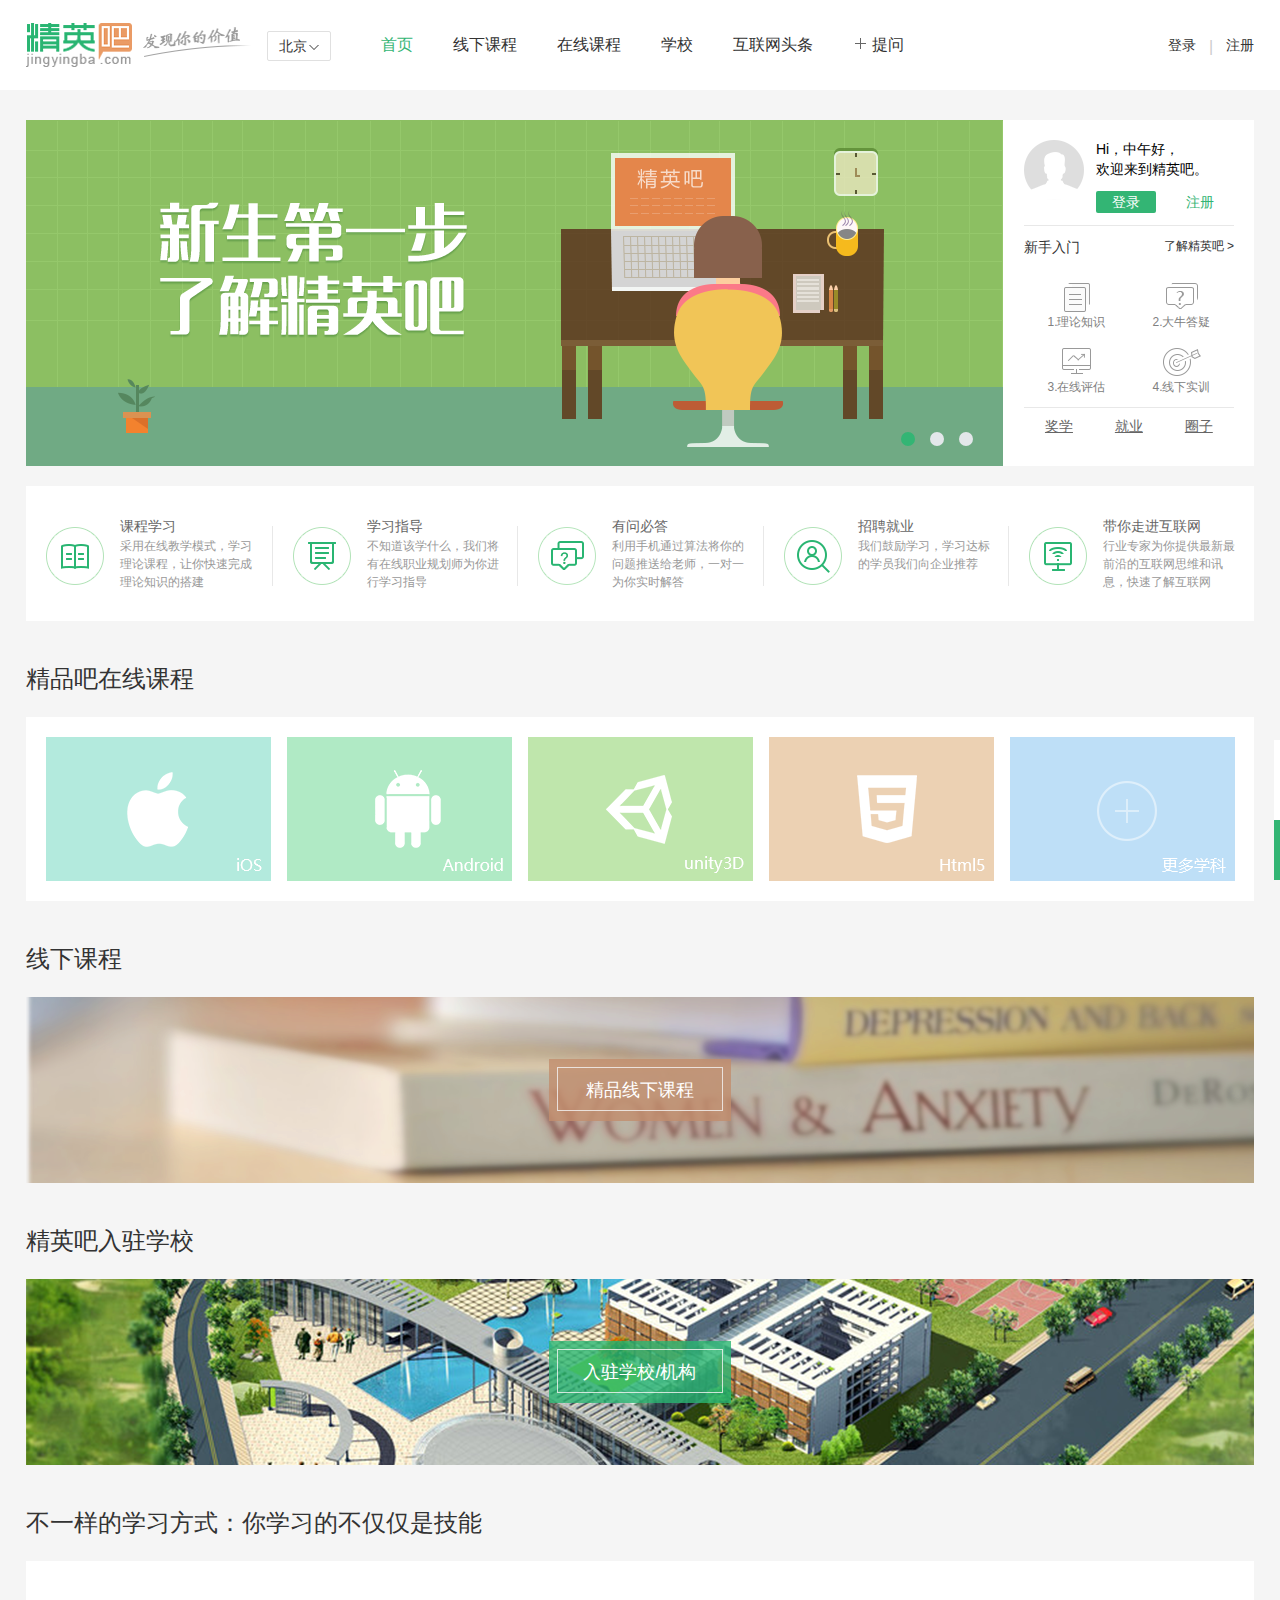
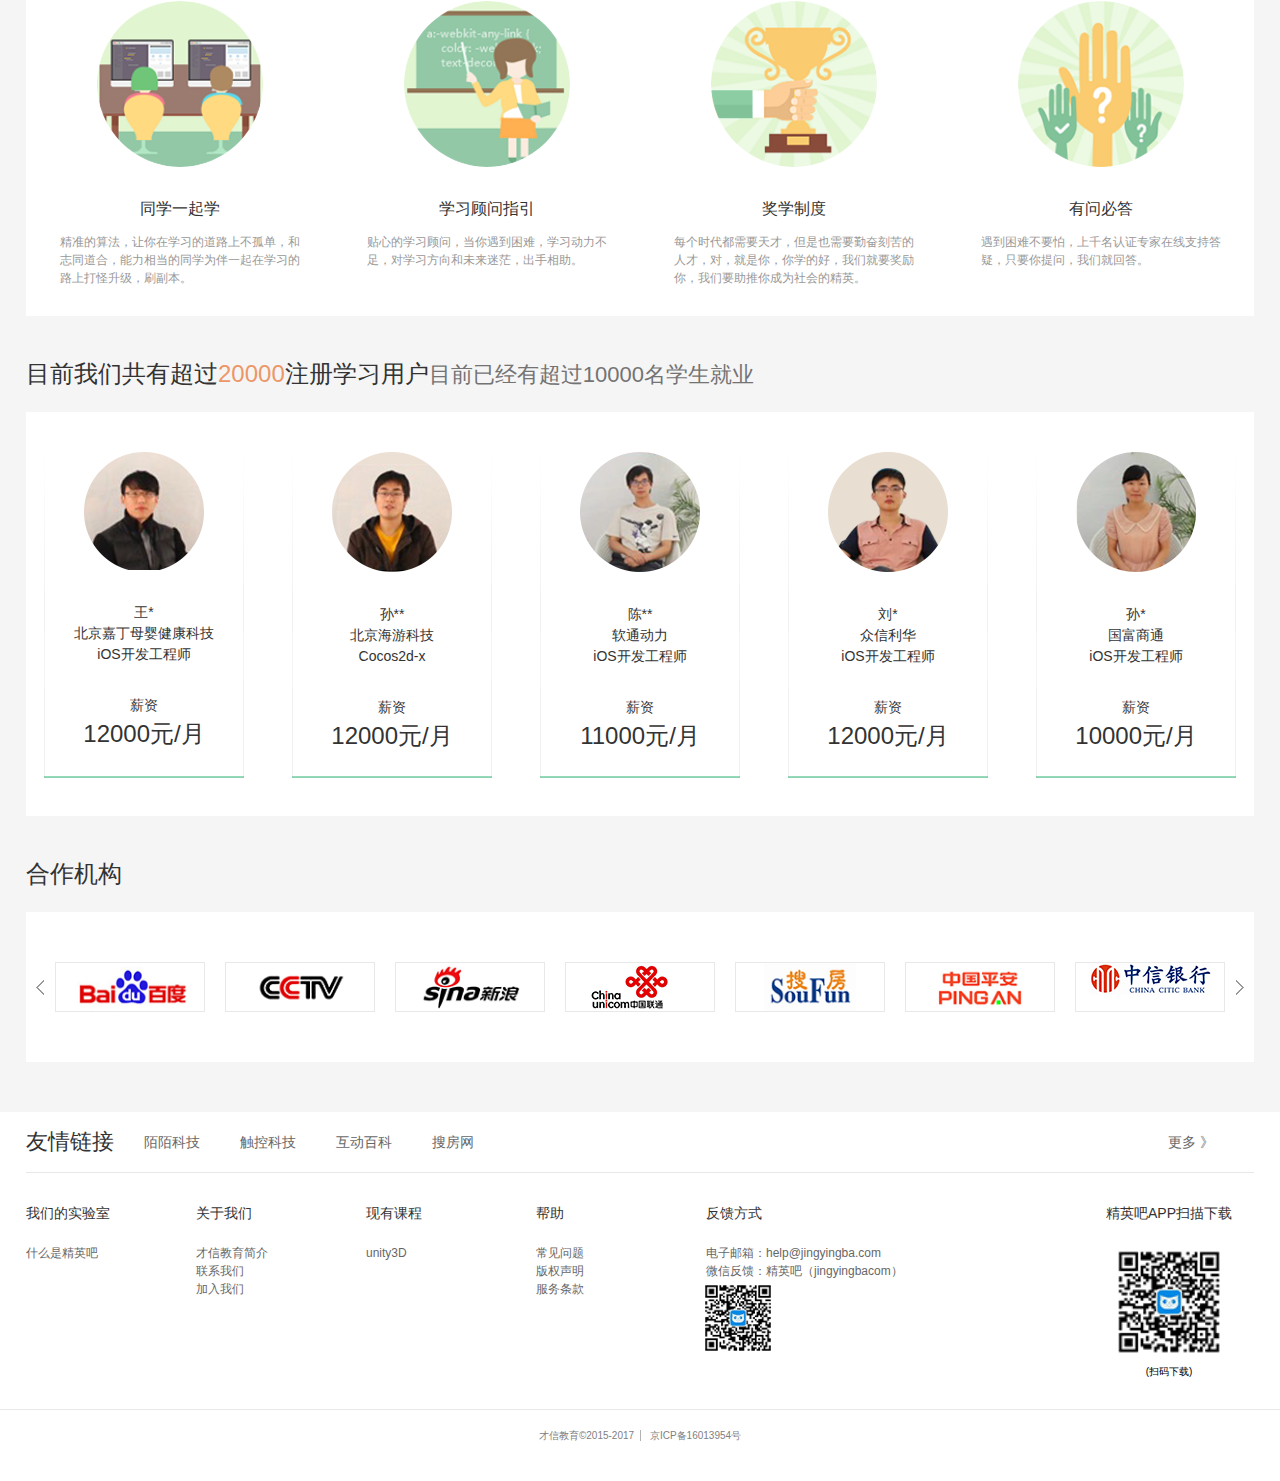
<file: index.html>
<!DOCTYPE html>
<html lang="en">
<head>
	<meta charset="UTF-8">
	<title>精英吧</title>
	<!-- <link rel="stylesheet" type="text/css" href="css/public/reset.css"> -->
	<link rel="stylesheet" type="text/css" href="css/index/base.css">
	<link rel="stylesheet" type="text/css" href="css/public/public.css">
	<link rel="stylesheet" type="text/css" href="css/index/index.css">
</head>
<body>
	<!-- 头部的导航区域：-->
	<div class="header-wrap">
		<div class="header-inner clearfix">
			<!-- 图标logo： -->
			<div class="logo-wrap">
				<a href="javascript:void(0)" class="logo-icon"><img src="img/public/logo-icon.png"></a>
				<span class="icon-font"><img src="img/public/logo-font.png"></span>
			</div>
			<!-- 位置： -->
			<div class="geo-location">
				<a href="javascript:void(0)" class="cur-location">北京</a>
				<ul class="city-list-wrap city-list-show-hide clearfix">
					<li>
						<a href="javascript:void(0)">
							<img src="img/index/city1.png" alt="">
							<em>北京</em>
						</a>
					</li>
					<li class="middle">
						<a href="javascript:void(0)">
							<img src="img/index/city2.png" alt="">
							<em>大连</em>
						</a>
					</li>
					<li>
						<a href="javascript:void(0)">
							<img src="img/index/city3.png" alt="">
							<em>郑州</em>
						</a>
					</li>
					<li>
						<a href="javascript:void(0)">
							<img src="img/index/city4.png" alt="">
							<em>上海</em>
						</a>
					</li>
					<li class="middle">
						<a href="javascript:void(0)">
							<img src="img/index/city5.png" alt="">
							<em>广州</em>
						</a>
					</li>
					<li>
						<a href="javascript:void(0)">
							<img src="img/index/city6.png" alt="">
							<em>西安</em>
						</a>
					</li>
					<li>
						<a href="javascript:void(0)">
							<img src="img/index/city7.png" alt="">
							<em>武汉</em>
						</a>
					</li>
				</ul>
			</div>
			<!-- 功能按键： -->
			<ul class="action-list-wrap clearfix">
				<li>
					<a href="index.html" class="clickActiveColor">首页</a>
				</li>
				<li>
					<a href="http://172.16.14.16/jingyingba/html/Navbar/Courselist/Courselist.html">线下课程</a>
				</li>
				<li>
					<a href="html/course-list/course-list.html">在线课程</a>
				</li>
				<li>
					<a href="./html/Navbar/School/School.html">学校</a>
				</li>
				<li>
					<a href="./html/Navbar/new/new.html">互联网头条</a>
				</li>
				<li>
					<a href="./html/Navbar/question/question.html"><span class="add-icon"></span>&nbsp;提问</a>
				</li>
			</ul>
			<!-- 登录和注册: -->
			<p class="login-wrap">
				<a href="http://172.16.14.16/jingyingba/html/login/login.php?id=0">登录</a>
				<span>&#124;</span>
				<a href="http://172.16.14.16/jingyingba/html/login/login.php?id=1">注册</a>
			</p>
		</div>
	</div>
	<!-- 中部的内容区域： -->
	<div class="content-wrap">
		<div class="content-inner">
			<!-- 大图fade效果和登录、注册栏： -->
			<ul class="img-login-wrap clearfix">
				<li class="img-wrap">
					<a href="javascript:void(0)" title="标题">
						<img src="img/index/banner1.png">
					</a>
					<a href="javascript:void(0)"  title="标题">
						<img src="img/index/banner2.png">
					</a>
					<a href="javascript:void(0)" title="标题">
						<img src="img/index/banner3.png">
					</a>
					<p class="select-bar">
						<span class="selectActive"></span>
						<span></span>
						<span></span>
					</p>
				</li>
				<li class="login-wrap">
					<ul class="login-inner clearfix">
						<li>
							<a href="javascript:void(0)" class="user-header-icon"></a>
						</li>
						<li>
							<p><span>Hi</span>，中午好，</p>
							<p>欢迎来到精英吧。</p>
							<p class="btn-wrap">
								<a href="http://172.16.14.16/jingyingba/html/login/login.php?id=0" class="login-btn select-active-btn">登录</a>
								<a href="http://172.16.14.16/jingyingba/html/login/login.php?id=1" class="create-btn">注册</a>
								<a href="javascript:void(0)" class="my-center">个人中心</a>
							</p>
						</li>
					</ul>
					<ul class="item-wrap clearfix" id="item-wrap">
						<li class="clearfix">
							<a href="./html/beginner/beginner.html">新手入门</a>
							<a href="javascript:void(0)" class="last">了解精英吧&nbsp;&gt;</a>
						</li>
						<li>
							<a href="javascript:void(0)">1.理论知识</a>
						</li>
						<li>
							<a href="javascript:void(0)">2.大牛答疑</a>
						</li>
						<li>
							<a href="javascript:void(0)">3.在线评估</a>
						</li>
						<li>
							<a href="javascript:void(0)">4.线下实训</a>
						</li>
					</ul>
					<div class="scholarship clearfix">
						<a href="javascript:void(0)">奖学</a>
						<a href="javascript:void(0)">就业</a>
						<a href="javascript:void(0)">圈子</a>
					</div>
				</li>
			</ul>
			<!-- 课程学习等功能菜单： -->
			<ul class="menu-wrap clearfix">
				<li class="one">
					<a href="javascript:void(0)" class="clearfix">
						<div class="left"></div>
						<div class="right">
							<h4>课程学习</h4>
							<p>采用在线教学模式，学习理论课程，让你快速完成理论知识的搭建</p>
						</div>
					</a>
				</li>
				<li class="two">
					<a href="javascript:void(0)" class="clearfix">
						<div class="left"></div>
						<div class="right">
							<h4>学习指导</h4>
							<p>不知道该学什么，我们将有在线职业规划师为你进行学习指导</p>
						</div>
					</a>
				</li>
				<li class="third">
					<a href="javascript:void(0)" class="clearfix">
						<div class="left"></div>
						<div class="right">
							<h4>有问必答</h4>
							<p>利用手机通过算法将你的问题推送给老师，一对一为你实时解答</p>
						</div>
					</a>
				</li>
				<li class="four">
					<a href="javascript:void(0)" class="clearfix">
						<div class="left"></div>
						<div class="right">
							<h4>招聘就业</h4>
							<p>我们鼓励学习，学习达标的学员我们向企业推荐</p>
						</div>
					</a>
				</li>
				<li class="five">
					<a href="javascript:void(0)" class="clearfix">
						<div class="left"></div>
						<div class="right">
							<h4>带你走进互联网</h4>
							<p>行业专家为你提供最新最前沿的互联网思维和讯息，快速了解互联网</p>
						</div>
					</a>
				</li>
			</ul>
			<!-- 精品吧在线课程： -->
			<h2 class="online-courses-title">精品吧在线课程</h2>
			<ul class="on-line-courses clearfix">
				<li class="hasActive">
					<a href="javascript:void(0)">
						<img src="img/index/online_ios.png" alt="">
					</a>
				</li> 
				<li class="expectActive">
					<a href="javascript:void(0)">
						<img src="img/index/online_android.png" alt="">
					</a>
				</li>
				<li class="expectActive">
					<a href="javascript:void(0)">
						<img src="img/index/online_unity3d.png" alt="">
					</a>
				</li>
				<li class="expectActive">
					<a href="javascript:void(0)">
						<img src="img/index/online_html5.png" alt="">
					</a>
				</li>
				<li class="moreActive">
					<a href="javascript:void(0)">
						<img src="img/index/online_more.png" alt="">
					</a>
				</li>
			</ul>
			<!-- 线下课程： -->
			<h2 class="offline-title public-h2">线下课程</h2>
			<a href="javascript:void(0);" class="off-line-courses maskGrayActive">
				<span>精品线下课程</span>
			</a>
			<!-- 入驻学校： -->
			<h2 class="school-title public-h2">精英吧入驻学校</h2>
			<a href="javascript:void(0);" class="enter-school maskGrayActive">
				<span>入驻学校/机构</span>
			</a>
			<!-- 不一样的学习方式：你学习的不仅仅是技能: -->
			<h2 class="learning-way-title public-h2">不一样的学习方式：你学习的不仅仅是技能</h2>
			<ul class="learning-way-wrap clearfix">
				<li class="learning-way1">
					<a href="javascript:void(0)">
						<img src="img/index/learning_way1.png">
						<h3>同学一起学</h3>
						<p>精准的算法，让你在学习的道路上不孤单，和志同道合，能力相当的同学为伴一起在学习的路上打怪升级，刷副本。</p>
					</a>
				</li>
				<li class="learning-way2">
					<a href="javascript:void(0)">
						<img src="img/index/learning_way2.png">
						<h3>学习顾问指引</h3>
						<p>贴心的学习顾问，当你遇到困难，学习动力不足，对学习方向和未来迷茫，出手相助。</p>
					</a>
				</li>
				<li class="learning-way3">
					<a href="javascript:void(0)">
						<img src="img/index/learning_way3.png">
						<h3>奖学制度</h3>
						<p>每个时代都需要天才，但是也需要勤奋刻苦的人才，对，就是你，你学的好，我们就要奖励你，我们要助推你成为社会的精英。</p>
					</a>
				</li>
				<li class="learning-way4">
					<a href="javascript:void(0)">
						<img src="img/index/learning_way4.png">
						<h3>有问必答</h3>
						<p>遇到困难不要怕，上千名认证专家在线支持答疑，只要你提问，我们就回答。</p>
					</a>
				</li>
			</ul>
			<!-- 目前我们共有超过20000注册学习用户目前已经有超过10000名学生就业 :-->
			<h2 class="create-user-title public-h2">目前我们共有超过<em>20000</em>注册学习用户<span>目前已经有超过10000名学生就业</span></h2>
			<ul class="student-list clearfix">
				<li>
					<a href="javascript:void(0)">
						<img src="img/index/icon_user1.png">
						<ul class="each-info-list">
							<li>王*</li>
							<li>北京嘉丁母婴健康科技</li>
							<li>iOS开发工程师</li>
							<li>薪资</li>
							<li>12000元/月</li>
						</ul>
					</a>
				</li>
				<li>
					<a href="javascript:void(0)">
						<img src="img/index/icon_user2.png">
						<ul class="each-info-list">
							<li>孙**</li>
							<li>北京海游科技</li>
							<li>Cocos2d-x</li>
							<li>薪资</li>
							<li>12000元/月</li>
						</ul>
					</a>
				</li>
				<li>
					<a href="javascript:void(0)">
						<img src="img/index/icon_user3.png">
						<ul class="each-info-list">
							<li>陈**</li>
							<li>软通动力</li>
							<li>iOS开发工程师</li>
							<li>薪资</li>
							<li>11000元/月</li>
						</ul>
					</a>
				</li>
				<li>
					<a href="javascript:voi class="each-info-list"d(0)">
						<img src="img/index/icon_user4.png">
						<ul class="each-info-list">
							<li>刘*</li>
							<li>众信利华</li>
							<li>iOS开发工程师</li>
							<li>薪资</li>
							<li>12000元/月</li>
						</ul>
					</a>
				</li>
				<li>
					<a href="javascript:void(0)">
						<img src="img/index/icon_user5.png">
						<ul class="each-info-list">
							<li>孙*</li>
							<li>国富商通</li>
							<li>iOS开发工程师</li>
							<li>薪资</li>
							<li>10000元/月</li>
						</ul>
					</a>
				</li>
			</ul>
			<!-- 合作机构: -->
			<h2 class=" public-h2">合作机构</h2>
			<div class="logo-icon-wrap">
				<div class="logo-icon-container">
					<ul class="logo-icon-inner clearfix">
						<li><a href="javascript:void(0)"><img src="img/index/logo_baidu.png" alt=""></a></li>
						<li><a href="javascript:void(0)"><img src="img/index/logo_cctv.png" alt=""></a></li>
						<li><a href="javascript:void(0)"><img src="img/index/logo_sina.png" alt=""></a></li>
						<li><a href="javascript:void(0)"><img src="img/index/logo_uniom.png" alt=""></a></li>
						<li><a href="javascript:void(0)"><img src="img/index/logo_soufang.png" alt=""></a></li>
						<li><a href="javascript:void(0)"><img src="img/index/logo_pingan.png" alt=""></a></li>
						<li><a href="javascript:void(0)"><img src="img/index/logo_zxbank.png" alt=""></a></li>
						<li><a href="javascript:void(0)"><img src="img/index/logo_cyb.png" alt=""></a></li>
						<li><a href="javascript:void(0)"><img src="img/index/logo_leshi.png" alt=""></a></li>
						<li><a href="javascript:void(0)"><img src="img/index/logo_tx.png" alt=""></a></li>
					</ul>
				</div>
				<span class="left-controler"></span>
				<span class="right-controler"></span>
			</div>
		</div>
	</div>
	<!-- 底部的footer部分： -->
	<div class="footer-wrap">
		<div class="footer">
			<ul class="link-wrap clearfix">
				<li class="link-title">友情链接</li>
				<li class="friend-link"><a href="javascript:void(0)">陌陌科技</a></li>
				<li class="friend-link"><a href="javascript:void(0)">触控科技</a></li>
				<li class="friend-link"><a href="javascript:void(0)">互动百科</a></li>
				<li class="friend-link"><a href="javascript:void(0)">搜房网</a></li>
				<li class="friend-link more-link"><a href="html/link/link.html">更多&nbsp;》</a></li>
			</ul>
			<div class="footer-bottom clearfix">
				<ul class="we-test-room">
					<li>我们的实验室</li>
					<li><a href="javascript:void(0)">什么是精英吧</a></li>
				</ul>
				<ul class="about-we">
					<li>关于我们</li>
					<li><a href="javascript:void(0)">才信教育简介</a></li>
					<li><a href="javascript:void(0)">联系我们</a></li>
					<li><a href="javascript:void(0)">加入我们</a></li>
				</ul>
				<ul class="now-course">
					<li>现有课程</li>
					<li><a href="javascript:void(0)">unity3D</a></li>
				</ul>
				<ul class="help-list">
					<li>帮助</li>
					<li><a href="javascript:void(0)">常见问题</a></li>
					<li><a href="javascript:void(0)">版权声明</a></li>
					<li><a href="javascript:void(0)">服务条款</a></li>
				</ul>
				<ul class="contact-way">
					<li>反馈方式</li>
					<li><a href="javascript:void(0)">电子邮箱：help@jingyingba.com</a></li>
					<li><a href="javascript:void(0)">微信反馈：精英吧（jingyingbacom）</a></li>
					<li><img src="img/index/code-2d.png"></li>
				</ul>
				<ul class="app-download">
					<li>精英吧APP扫描下载</li>
					<li><img src="img/index/code-2d.png"></li>
					<li>(扫码下载)</li>
				</ul>
			</div>
		</div>
	</div>
	<!-- 最底部的信息: -->
	<address>
		<a href="javascript:void(0)">才信教育©2015-2017</a>
		<a href="javascript:void(0)">京ICP备16013954号</a>
	</address>
	<!-- 主页右侧的返回顶部的部分： -->
	<div class="go-top-wrap">
		<a href="javascript:void(0)" class="wx-btn">公众号</a>
		<a href="javascript:void(0)" class="gotop-btn"></a>
	</div>
	<script type="text/javascript" src="js/public/jquery.min.js"></script>
	<script type="text/javascript">
		$(function(){
			// <!-- 位置部分绑定的事件 ： -->
			$("body").on("click",function(){
				$(".cur-location").removeClass("clickActive");
				$(".city-list-wrap").addClass("city-list-show-hide");
			})
			$(".cur-location").on("click",function(e){
				$(".cur-location").toggleClass("clickActive");
				$(".city-list-wrap").toggleClass("city-list-show-hide");
				e.stopPropagation();  //阻止事件传播(冒泡)
			})
			$(".city-list-wrap").on("mouseenter","li",function(){
				var index=$(this).index();
				$(".city-list-wrap img").removeClass("grayActive").eq(index).addClass("grayActive");
			})
			$(".city-list-wrap").on("click","li",function(){
				var index=$(this).index();
				var txt=$(".city-list-wrap em").eq(index).text();
				$(".cur-location").text(txt);
				// 事件模拟：
				$(".cur-location").trigger("click");
			})
			// 大图fade效果的事件：
			var index=0;
			$(".select-bar>span").on("click",function(){
				index=$(this).index();
				fade();
			})
			function fade(){
				$(".img-wrap>a").fadeOut(500).eq(index).fadeIn(500);
				$(".select-bar>span").removeClass("selectActive").eq(index).addClass("selectActive");
			}
			function fadeLoop(){
				index++;
				if(index>=$(".select-bar>span").length){
					index=0;
				}
				fade();
			}
			var timer=setInterval(fadeLoop,2000);
			$(".img-wrap>a").on("mouseenter",function(){
				clearInterval(timer);
			})
			$(".img-wrap>a").on("mouseleave",function(){
				timer=setInterval(fadeLoop,2000);
			})
			// 底部的logo图标的事件：
			var len=$(".logo-icon-inner>li").length;
			var lastELe=$(".logo-icon-inner>li").eq(len-1);
			var firstEle=$(".logo-icon-inner>li").eq(0);
			$(".right-controler").on("click",function(){
				firstEle=$(".logo-icon-inner>li").eq(0);
				lastELe=$(".logo-icon-inner>li").eq(len-1);
				lastELe.css("width","0");
				lastELe.insertBefore(firstEle);
				lastELe.stop().animate({
					width:"150",
				},200)
			})
			$(".left-controler").on("click",function(){
				firstEle=$(".logo-icon-inner>li").eq(0);
				lastELe=$(".logo-icon-inner>li").eq(len-1);
				firstEle.stop().animate({
					width:"0",
				},200,function(){
					firstEle.css("width","150");
					firstEle.appendTo($(".logo-icon-inner"));
				})
			})
			// 返回顶部的事件：
			// 设置$(".go-top-wrap")的位置：
			$(".go-top-wrap").css("left",$(window).width()/2+$(".footer").width()/2+20);
			// 改变屏幕大小时触发：
			$(window).resize(function(){
				$(".go-top-wrap").css("left",$(window).width()/2+$(".footer").width()/2+20);
			})
			// 点击返回顶部的事件：
			$(".gotop-btn").on("click",function(){
				$("html,body").animate({//加html兼容ie
					"scrollTop":"0",
				},600)
			})
		})
	</script>
</body>
</html>
</file>
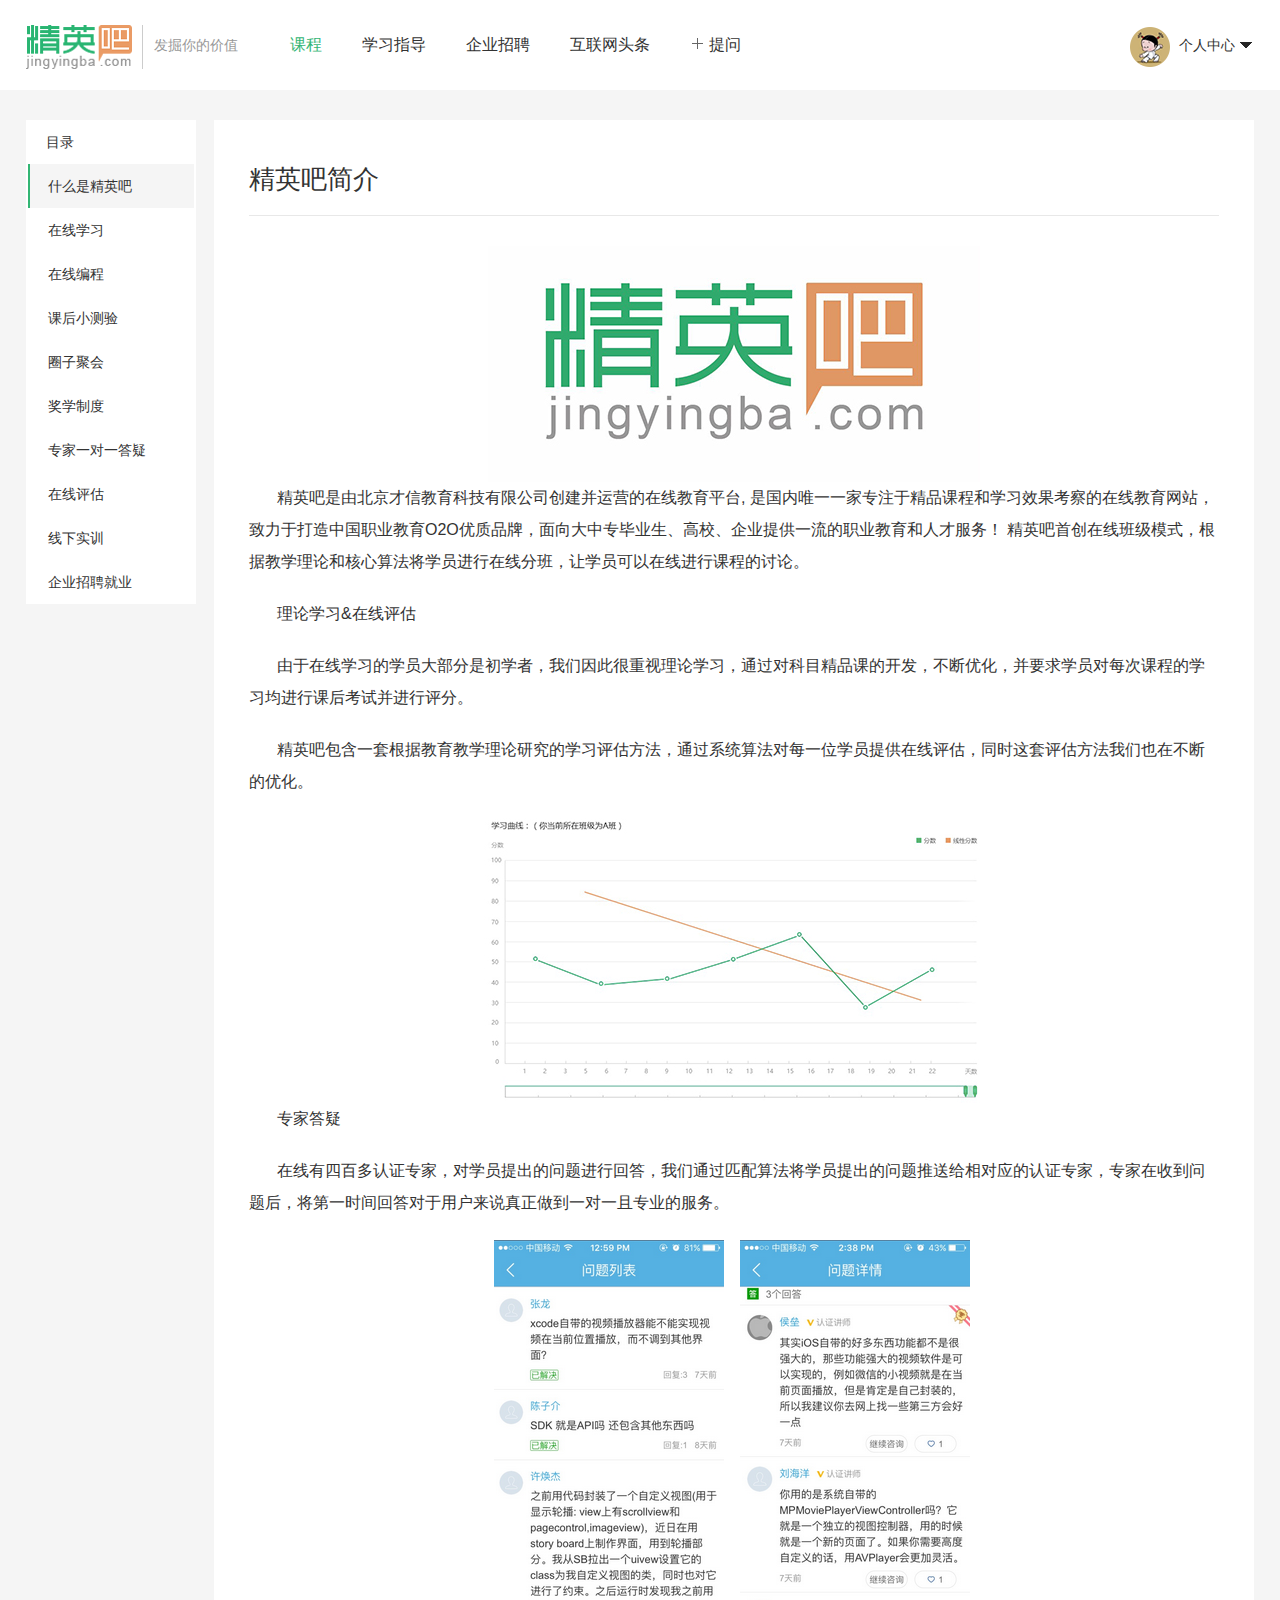
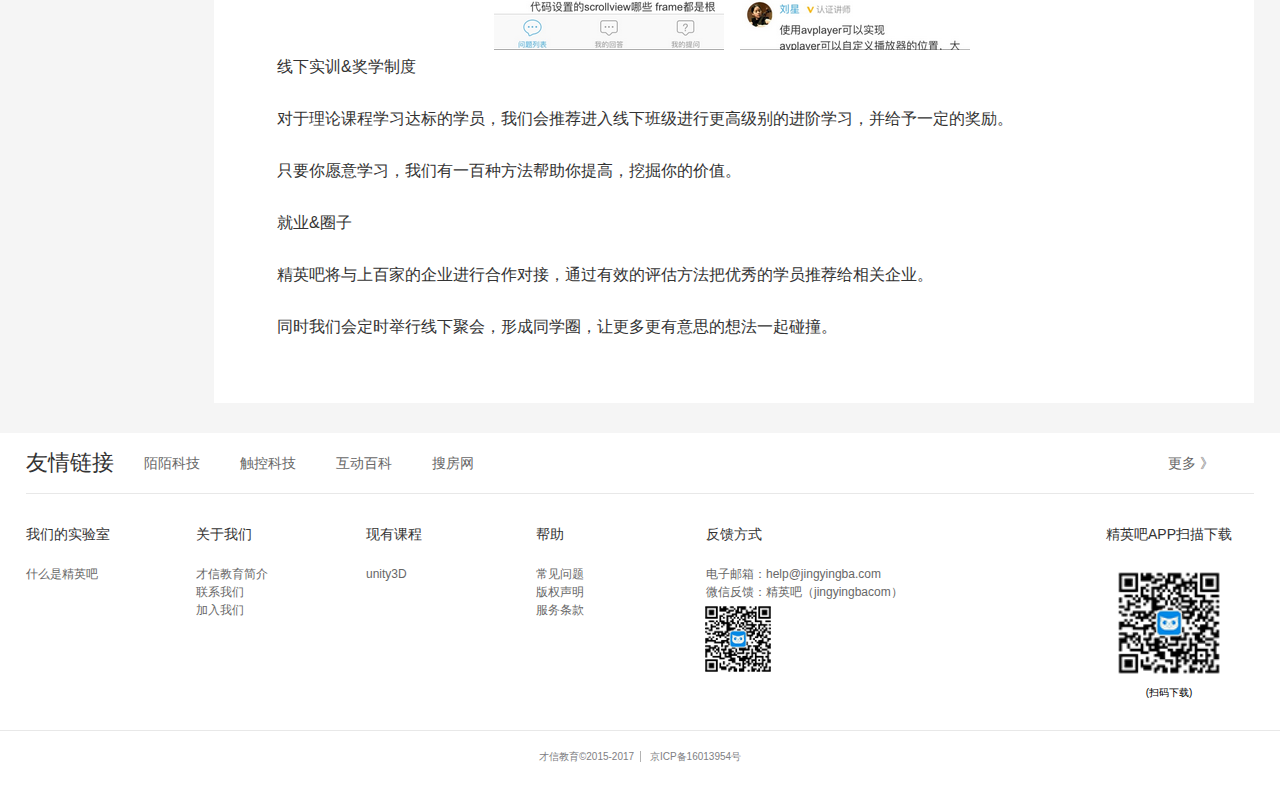
<file: html/beginner/beginner.html>
<!DOCTYPE html>
<html lang="en">
<head>
	<meta charset="UTF-8">
	<title>精英吧</title>
	<link rel="stylesheet" type="text/css" href="../../css/index/base.css">
	<link rel="stylesheet" type="text/css" href="../../css/public/public.css">
	<link rel="stylesheet" type="text/css" href="../../css/beginner/beginner.css">
</head>
<body>
<!-- 头部的导航区域：-->
	<div class="header-wrap">
		<div class="header-inner clearfix">
			<!-- 图标logo： -->
			<div class="logo-wrap logo2-wrap">
				<a href="../../index.html" class="logo-icon logo2-icon"><img src="../../img/public/logo-icon.png"></a>
				<span class="icon-font">发掘你的价值</span>
			</div>
			<!-- 功能按键： -->
			<ul class="action-list-wrap clearfix">
				<li>
					<a href="../../index.html" class="clickActiveColor">课程</a>
				</li>
				<li>
					<a href="javascript:void(0)">学习指导</a>
				</li>
				<li>
					<a href="javascript:void(0)">企业招聘</a>
				</li>
				<li>
					<a href="../Navbar/new/new.html">互联网头条</a>
				</li>
				<li>
					<a href="../Navbar/question/question.html"><span class="add-icon"></span>&nbsp;提问</a>
				</li>
			</ul>
			<!-- 个人中心: -->
			<div class="login-wrap login2-wrap">
				<img src="../../img/link/each-icon.png">
				<a href="javascript:void(0)">个人中心</a>
			</div>
		</div>
	</div>
<!-- 页面内容的主体部分： -->
	<div class="content-wrap">
		<div class="content-inner clearfix">
			<div class="left-section">
				<h2>目录</h2>
				<ul class="tab-item-wrap">
					<li class="cur-item"><a href="javascript:void(0)">什么是精英吧</a></li>
					<li><a href="javascript:void(0)">在线学习</a></li>
					<li><a href="javascript:void(0)">在线编程</a></li>
					<li><a href="javascript:void(0)">课后小测验</a></li>
					<li><a href="javascript:void(0)">圈子聚会</a></li>
					<li><a href="javascript:void(0)">奖学制度</a></li>
					<li><a href="javascript:void(0)">专家一对一答疑</a></li>
					<li><a href="javascript:void(0)">在线评估</a></li>
					<li><a href="javascript:void(0)">线下实训</a></li>
					<li><a href="javascript:void(0)">企业招聘就业</a></li>
				</ul>
				<div class="slide-block"></div>
			</div>
			<ul class="right-section tab-content-wrap">
				<li>
					<h3>精英吧简介</h3>
					<div class="article">
						<img src="../../img/active/article_match_jyb.jpg">
						<p>精英吧是由北京才信教育科技有限公司创建并运营的在线教育平台, 是国内唯一一家专注于精品课程和学习效果考察的在线教育网站，致力于打造中国职业教育O2O优质品牌，面向大中专毕业生、高校、企业提供一流的职业教育和人才服务！ 精英吧首创在线班级模式，根据教学理论和核心算法将学员进行在线分班，让学员可以在线进行课程的讨论。</p>
						<p>理论学习&amp;在线评估</p>
						<p>由于在线学习的学员大部分是初学者，我们因此很重视理论学习，通过对科目精品课的开发，不断优化，并要求学员对每次课程的学习均进行课后考试并进行评分。</p>
						<p> 精英吧包含一套根据教育教学理论研究的学习评估方法，通过系统算法对每一位学员提供在线评估，同时这套评估方法我们也在不断的优化。</p>
						<img src="../../img/active/u40.jpg">
						<p>专家答疑</p>
						<p>在线有四百多认证专家，对学员提出的问题进行回答，我们通过匹配算法将学员提出的问题推送给相对应的认证专家，专家在收到问题后，将第一时间回答对于用户来说真正做到一对一且专业的服务。</p>
						<img src="../../img/active/u36.png">
						<p>线下实训&amp;奖学制度</p>
						<p>对于理论课程学习达标的学员，我们会推荐进入线下班级进行更高级别的进阶学习，并给予一定的奖励。</p>
						<p>只要你愿意学习，我们有一百种方法帮助你提高，挖掘你的价值。</p>
						<p>就业&amp;圈子</p>
						<p>精英吧将与上百家的企业进行合作对接，通过有效的评估方法把优秀的学员推荐给相关企业。</p>
						<p>同时我们会定时举行线下聚会，形成同学圈，让更多更有意思的想法一起碰撞。</p>
					</div>
				</li>
				<li>
					<h3>引燃了秒拍和小咖秀之后，移动直播会不会是下一场狂欢？</h3>
					<p class="from-wrap">
						<span class="from-time">6小时前</span>
						<span class="from-device">来自tech web</span>
					</p>
					<div class="article">
						<p>题图是今年5月，英国凯特王妃产子，CNN 皇家记者 Max Foster 通过手机直播 App—Periscope 与无数关注英国皇室的网友实时互动，并直播威廉王子和凯特王妃如何带着小公主夏洛特离开圣玛丽医院。</p>
						<img src="../../img/active/article_match1.png">
						<p>而现在，这股移动端视频直播的风潮也渐渐吹到了国内。</p>
						<p>11月24日，秒拍、小咖秀的母公司 “一下科技” 宣布，已完成由新浪微博领投，红杉资本、韩国 YG 娱乐等知名投资机构跟投的 2 亿美元 D 轮融资。本次融资后，“一下科技” 估值超过 10 亿美元。</p>
						<p> 如果说，去年九月拿到新浪、Star VC 和 KPCB 投的 C 轮投资的时候，秒拍还在努力培养 4G 环境下人们的短视频习惯，一年之后，他们已经确定下一个爆点一定会是移动端直播平台。</p>
						<p>“一下科技” 将把此轮一半的融资投入到开发视频直播领域，在已有的秒拍和小咖秀基础上，打通短视频、微博和直播的关系。用户可以通过直播 App 发起直播，在 App 或微博上观看和互动。在未来的直播产品中，用户可以直接在微博的信息流内观看直播并交互，而无须跳到第三方页面，秒拍和微博的交互数据将完全打通。</p>
					</div>
				</li>
				<li></li>
				<li></li>
				<li></li>
				<li></li>
				<li></li>
				<li></li>
				<li></li>
				<li></li>
			</ul>
		</div>
	</div>
<!-- 底部的footer部分： -->
	<div class="footer-wrap">
		<div class="footer">
			<ul class="link-wrap clearfix">
				<li class="link-title">友情链接</li>
				<li class="friend-link"><a href="javascript:void(0)">陌陌科技</a></li>
				<li class="friend-link"><a href="javascript:void(0)">触控科技</a></li>
				<li class="friend-link"><a href="javascript:void(0)">互动百科</a></li>
				<li class="friend-link"><a href="javascript:void(0)">搜房网</a></li>
				<li class="friend-link more-link"><a href="../link/link.html">更多&nbsp;》</a></li>
			</ul>
			<div class="footer-bottom clearfix">
				<ul class="we-test-room">
					<li>我们的实验室</li>
					<li><a href="javascript:void(0)">什么是精英吧</a></li>
				</ul>
				<ul class="about-we">
					<li>关于我们</li>
					<li><a href="javascript:void(0)">才信教育简介</a></li>
					<li><a href="javascript:void(0)">联系我们</a></li>
					<li><a href="javascript:void(0)">加入我们</a></li>
				</ul>
				<ul class="now-course">
					<li>现有课程</li>
					<li><a href="javascript:void(0)">unity3D</a></li>
				</ul>
				<ul class="help-list">
					<li>帮助</li>
					<li><a href="javascript:void(0)">常见问题</a></li>
					<li><a href="javascript:void(0)">版权声明</a></li>
					<li><a href="javascript:void(0)">服务条款</a></li>
				</ul>
				<ul class="contact-way">
					<li>反馈方式</li>
					<li><a href="javascript:void(0)">电子邮箱：help@jingyingba.com</a></li>
					<li><a href="javascript:void(0)">微信反馈：精英吧（jingyingbacom）</a></li>
					<li><img src="../../img/index/code-2d.png"></li>
				</ul>
				<ul class="app-download">
					<li>精英吧APP扫描下载</li>
					<li><img src="../../img/index/code-2d.png"></li>
					<li>(扫码下载)</li>
				</ul>
			</div>
		</div>
	</div>
	<!-- 最底部的信息: -->
	<address class="address">
		<a href="javascript:void(0)">才信教育©2015-2017</a>
		<a href="javascript:void(0)">京ICP备16013954号</a>
	</address>
	<script type="text/javascript" src="../../js/public/jquery.min.js"></script>
	<script type="text/javascript">
		$(function(){
			// 页面内容的主体部分的tab切换事件：
			$(".tab-item-wrap").on("click","li",function(){
				var index=$(this).index();
				$(this).addClass("cur-item").siblings().removeClass("cur-item");
				$(".slide-block").animate({
					top:(index+1)*44,
				},100)
				$(".tab-content-wrap>li").hide().eq(index).show();
			})
		})		
	</script>
</body>
</html>
</file>
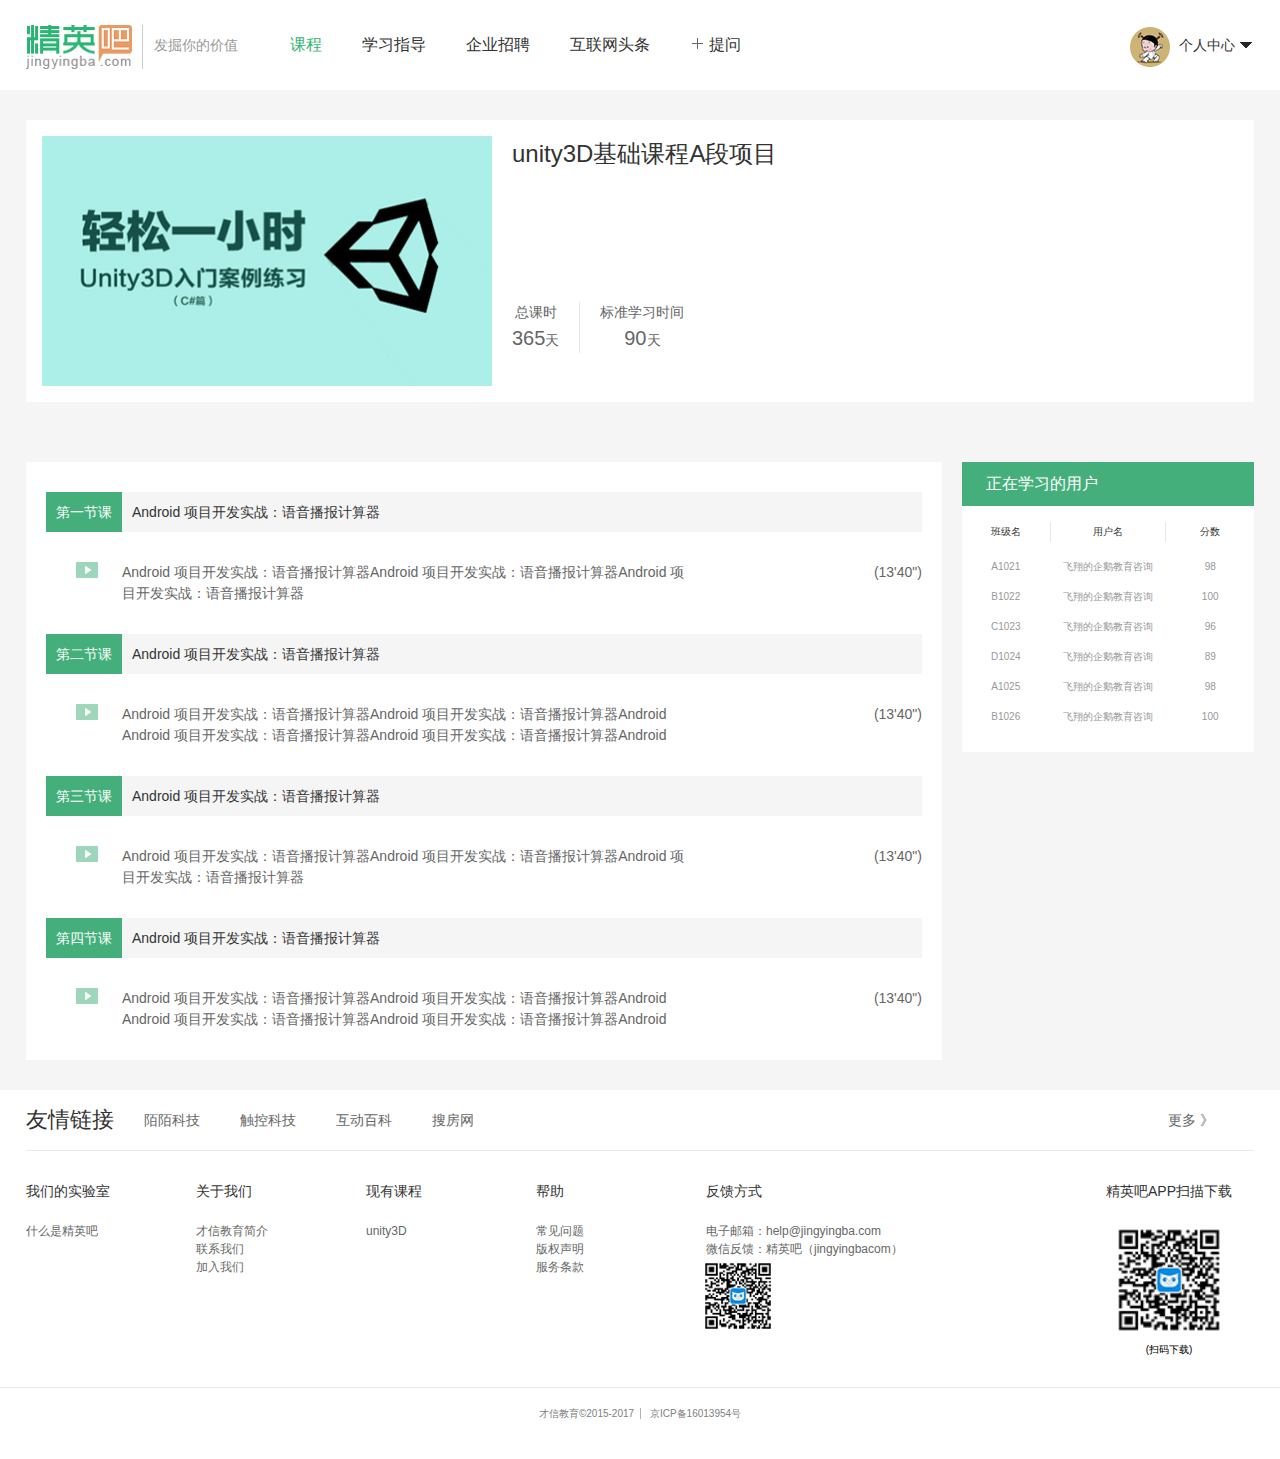
<file: html/course-list/course-list.html>
<!DOCTYPE html>
<html lang="en">
<head>
	<meta charset="UTF-8">
	<title>精英吧</title>
	<link rel="stylesheet" type="text/css" href="../../css/index/base.css">
	<link rel="stylesheet" type="text/css" href="../../css/public/public.css">
	<link rel="stylesheet" type="text/css" href="../../css/course-list/course-list.css">
</head>
<body>
<!-- 头部的导航区域：-->
	<div class="header-wrap">
		<div class="header-inner clearfix">
			<!-- 图标logo： -->
			<div class="logo-wrap logo2-wrap">
				<a href="../../index.html" class="logo-icon logo2-icon"><img src="../../img/public/logo-icon.png"></a>
				<span class="icon-font">发掘你的价值</span>
			</div>
			<!-- 功能按键： -->
			<ul class="action-list-wrap clearfix">
				<li>
					<a href="../../index.html" class="clickActiveColor">课程</a>
				</li>
				<li>
					<a href="javascript:void(0)">学习指导</a>
				</li>
				<li>
					<a href="javascript:void(0)">企业招聘</a>
				</li>
				<li>
					<a href="../Navbar/new/new.html">互联网头条</a>
				</li>
				<li>
					<a href="../Navbar/question/question.html"><span class="add-icon"></span>&nbsp;提问</a>
				</li>
			</ul>
			<!-- 个人中心: -->
			<div class="login-wrap login2-wrap">
				<img src="../../img/link/each-icon.png">
				<a href="javascript:void(0)">个人中心</a>
			</div>
		</div>
	</div>
<!-- 页面内容的主体部分： -->
	<div class="content-wrap">
		<div class="content-inner">
			<div class="course-info clearfix">
				<img src="../../img/course-list/course_poster1.png" class="left-poster">
				<div class="right-info">
					<h2>unity3D基础课程A段项目</h2>
					<div class="course-time-wrap clearfix">
						<div class="course-time1">
							<p>总课时</p>
							<p><span class="numb-day">365</span>天</p>
						</div>
						<div class="course-time2">
							<p>标准学习时间</p>
							<p><span class="numb-day">90</span>天</p>
						</div>
					</div>
				</div>
			</div>
			<div class="course_details_wrap clearfix">
				<dl class="course-details left">
					<dt><span>第一节课</span>Android 项目开发实战：语音播报计算器</dt>
					<dd class="clearfix">
						<img src="../../img/course-list/course_details.png">
						<span>Android 项目开发实战：语音播报计算器Android 项目开发实战：语音播报计算器Android  项目开发实战：语音播报计算器</span>
						<i class="time-line">(13'40")</i>
						<a href="javascript:void(0)">我要学习</a>
					</dd>
					<dt><span>第二节课</span>Android 项目开发实战：语音播报计算器</dt>
					<dd class="clearfix">
						<img src="../../img/course-list/course_details.png">
						<span>Android 项目开发实战：语音播报计算器Android 项目开发实战：语音播报计算器Android
						Android 项目开发实战：语音播报计算器Android 项目开发实战：语音播报计算器Android</span>
						<i class="time-line">(13'40")</i>
						<a href="javascript:void(0)">我要学习</a>
					</dd>
					<dt><span>第三节课</span>Android 项目开发实战：语音播报计算器</dt>
					<dd class="clearfix">
						<img src="../../img/course-list/course_details.png">
						<span>Android 项目开发实战：语音播报计算器Android 项目开发实战：语音播报计算器Android  项目开发实战：语音播报计算器</span>
						<i class="time-line">(13'40")</i>
						<a href="javascript:void(0)">我要学习</a>
					</dd>
					<dt><span>第四节课</span>Android 项目开发实战：语音播报计算器</dt>
					<dd class="clearfix">
						<img src="../../img/course-list/course_details.png">
						<span>Android 项目开发实战：语音播报计算器Android 项目开发实战：语音播报计算器Android
						Android 项目开发实战：语音播报计算器Android 项目开发实战：语音播报计算器Android</span>
						<i class="time-line">(13'40")</i>
						<a href="javascript:void(0)">我要学习</a>
					</dd>
				</dl>
				<div class="learning-user-wrap clearfix right">
					<p>正在学习的用户</p>
					<ul class="class-name">
						<li class="title">班级名</li>
						<li>A1021</li>
						<li>B1022</li>
						<li>C1023</li>
						<li>D1024</li>
						<li>A1025</li>
						<li>B1026</li>
					</ul>
					<ul class="user-name">
						<li class="title">用户名</li>
						<li>飞翔的企鹅教育咨询</li>
						<li>飞翔的企鹅教育咨询</li>
						<li>飞翔的企鹅教育咨询</li>
						<li>飞翔的企鹅教育咨询</li>
						<li>飞翔的企鹅教育咨询</li>
						<li>飞翔的企鹅教育咨询</li>
					</ul>
					<ul class="score-number">
						<li class="title">分数</li>
						<li>98</li>
						<li>100</li>
						<li>96</li>
						<li>89</li>
						<li>98</li>
						<li>100</li>
					</ul>
				</div>
			</div>
			
		</div>
	</div>
<!-- 底部的footer部分： -->
	<div class="footer-wrap">
		<div class="footer">
			<ul class="link-wrap clearfix">
				<li class="link-title">友情链接</li>
				<li class="friend-link"><a href="javascript:void(0)">陌陌科技</a></li>
				<li class="friend-link"><a href="javascript:void(0)">触控科技</a></li>
				<li class="friend-link"><a href="javascript:void(0)">互动百科</a></li>
				<li class="friend-link"><a href="javascript:void(0)">搜房网</a></li>
				<li class="friend-link more-link"><a href="../link/link.html">更多&nbsp;》</a></li>
			</ul>
			<div class="footer-bottom clearfix">
				<ul class="we-test-room">
					<li>我们的实验室</li>
					<li><a href="javascript:void(0)">什么是精英吧</a></li>
				</ul>
				<ul class="about-we">
					<li>关于我们</li>
					<li><a href="javascript:void(0)">才信教育简介</a></li>
					<li><a href="javascript:void(0)">联系我们</a></li>
					<li><a href="javascript:void(0)">加入我们</a></li>
				</ul>
				<ul class="now-course">
					<li>现有课程</li>
					<li><a href="javascript:void(0)">unity3D</a></li>
				</ul>
				<ul class="help-list">
					<li>帮助</li>
					<li><a href="javascript:void(0)">常见问题</a></li>
					<li><a href="javascript:void(0)">版权声明</a></li>
					<li><a href="javascript:void(0)">服务条款</a></li>
				</ul>
				<ul class="contact-way">
					<li>反馈方式</li>
					<li><a href="javascript:void(0)">电子邮箱：help@jingyingba.com</a></li>
					<li><a href="javascript:void(0)">微信反馈：精英吧（jingyingbacom）</a></li>
					<li><img src="../../img/index/code-2d.png"></li>
				</ul>
				<ul class="app-download">
					<li>精英吧APP扫描下载</li>
					<li><img src="../../img/index/code-2d.png"></li>
					<li>(扫码下载)</li>
				</ul>
			</div>
		</div>
	</div>
	<!-- 最底部的信息: -->
	<address>
		<a href="javascript:void(0)">才信教育©2015-2017</a>
		<a href="javascript:void(0)">京ICP备16013954号</a>
	</address>
	<script type="text/javascript" src="../../js/public/jquery.min.js"></script>
	<script type="text/javascript">
		$(function(){
			
		})		
	</script>
</body>
</html>
</file>
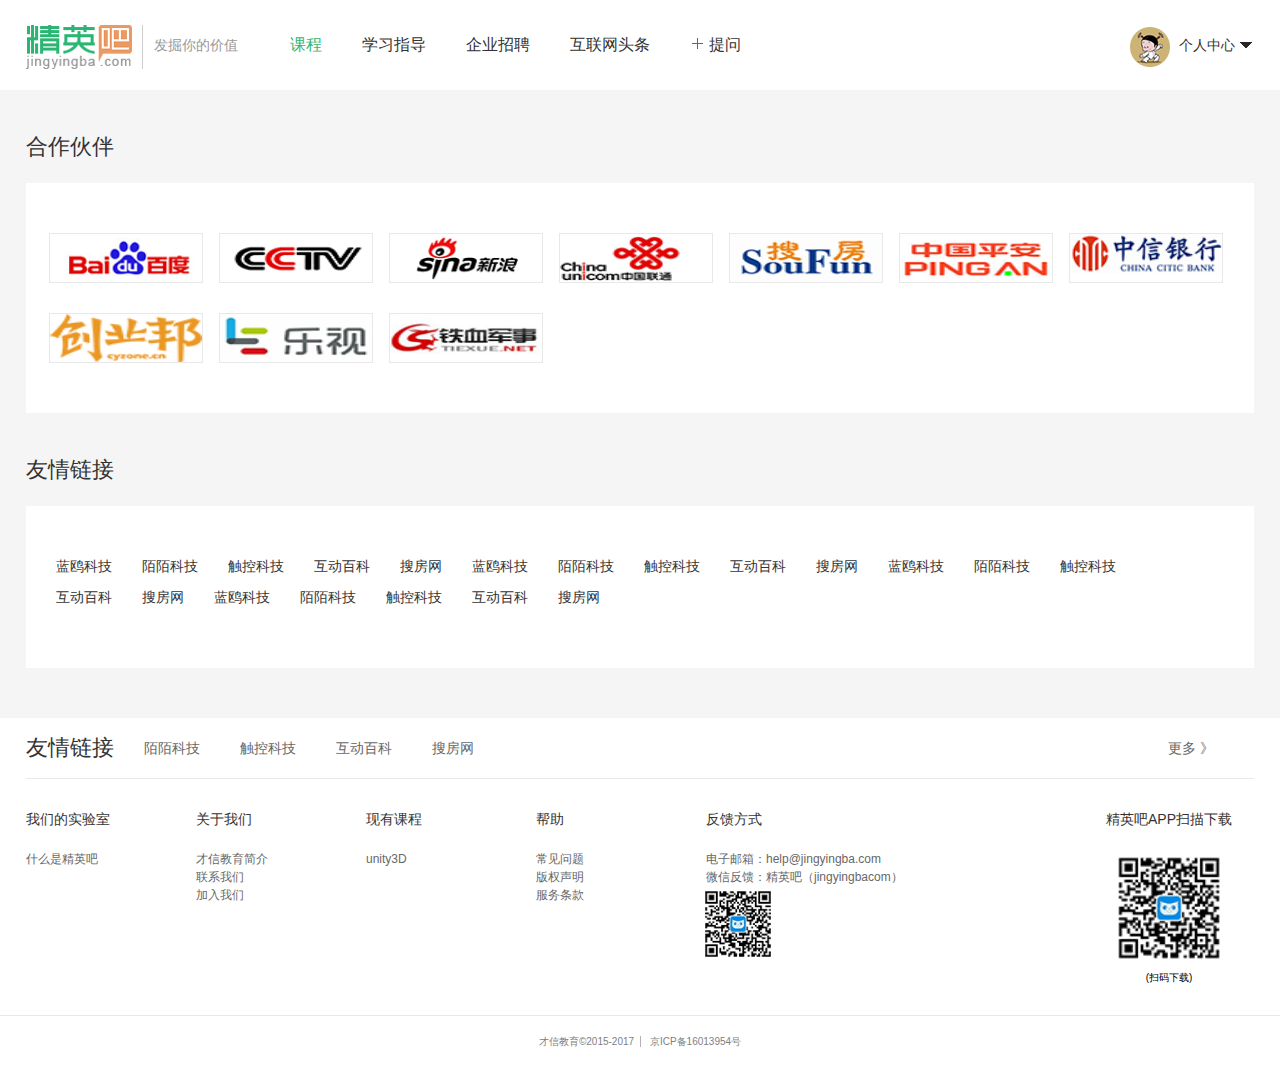
<file: html/link/link.html>
<!DOCTYPE html>
<html lang="en">
<head>
	<meta charset="UTF-8">
	<title>精英吧</title>
	<link rel="stylesheet" type="text/css" href="../../css/index/base.css">
	<link rel="stylesheet" type="text/css" href="../../css/public/public.css">
	<link rel="stylesheet" type="text/css" href="../../css/link/link.css">
</head>
<body>
<!-- 头部的导航区域：-->
	<div class="header-wrap">
		<div class="header-inner clearfix">
			<!-- 图标logo： -->
			<div class="logo-wrap logo2-wrap">
				<a href="../../index.html" class="logo-icon logo2-icon"><img src="../../img/public/logo-icon.png"></a>
				<span class="icon-font">发掘你的价值</span>
			</div>
			<!-- 功能按键： -->
			<ul class="action-list-wrap clearfix">
				<li>
					<a href="../course-list/course-list.html" class="clickActiveColor">课程</a>
				</li>
				<li>
					<a href="javascript:void(0)">学习指导</a>
				</li>
				<li>
					<a href="javascript:void(0)">企业招聘</a>
				</li>
				<li>
					<a href="../Navbar/new/new.html">互联网头条</a>
				</li>
				<li>
					<a href="../Navbar/question/question.html"><span class="add-icon"></span>&nbsp;提问</a>
				</li>
			</ul>
			<!-- 个人中心: -->
			<div class="login-wrap login2-wrap">
				<img src="../../img/link/each-icon.png">
				<a href="javascript:void(0)" class="each-center-title">个人中心</a>
				<ul class="each-center-wrap">
					<li><a href="javascript:void(0)">账号设置</a></li>
					<li><a href="javascript:void(0)">我是在校生</a></li>
					<li><a href="javascript:void(0)">我的订单</a></li>
					<li><a href="javascript:void(0)">退出</a></li>
				</ul>
			</div>
		</div>
	</div>
<!-- 页面的主体部分： -->
	<div class="content-wrap">
		<div class="content-inner">
			<!-- 合作伙伴： -->
			<h2 class="h2-public">合作伙伴</h2>
			<ul class="work-link-wrap clearfix">
				<li><a href="javascript:void(0)"><img src="../../img/index/logo_baidu.png" alt=""></a></li>
				<li><a href="javascript:void(0)"><img src="../../img/index/logo_cctv.png" alt=""></a></li>
				<li><a href="javascript:void(0)"><img src="../../img/index/logo_sina.png" alt=""></a></li>
				<li><a href="javascript:void(0)"><img src="../../img/index/logo_uniom.png" alt=""></a></li>
				<li><a href="javascript:void(0)"><img src="../../img/index/logo_soufang.png" alt=""></a></li>
				<li><a href="javascript:void(0)"><img src="../../img/index/logo_pingan.png" alt=""></a></li>
				<li><a href="javascript:void(0)"><img src="../../img/index/logo_zxbank.png" alt=""></a></li>
				<li><a href="javascript:void(0)"><img src="../../img/index/logo_cyb.png" alt=""></a></li>
				<li><a href="javascript:void(0)"><img src="../../img/index/logo_leshi.png" alt=""></a></li>
				<li><a href="javascript:void(0)"><img src="../../img/index/logo_tx.png" alt=""></a></li>
			</ul>
			<!-- 友情链接： -->
			<h2 class="h2-public">友情链接</h2>
			<ul class="friend-link-wrap clearfix">
				<li><a href="javascript:void(0)">蓝鸥科技</a></li>
				<li><a href="javascript:void(0)">陌陌科技</a></li>
				<li><a href="javascript:void(0)">触控科技</a></li>
				<li><a href="javascript:void(0)">互动百科</a></li>
				<li><a href="javascript:void(0)">搜房网</a></li>
				<li><a href="javascript:void(0)">蓝鸥科技</a></li>
				<li><a href="javascript:void(0)">陌陌科技</a></li>
				<li><a href="javascript:void(0)">触控科技</a></li>
				<li><a href="javascript:void(0)">互动百科</a></li>
				<li><a href="javascript:void(0)">搜房网</a></li>
				<li><a href="javascript:void(0)">蓝鸥科技</a></li>
				<li><a href="javascript:void(0)">陌陌科技</a></li>
				<li><a href="javascript:void(0)">触控科技</a></li>
				<li><a href="javascript:void(0)">互动百科</a></li>
				<li><a href="javascript:void(0)">搜房网</a></li>
				<li><a href="javascript:void(0)">蓝鸥科技</a></li>
				<li><a href="javascript:void(0)">陌陌科技</a></li>
				<li><a href="javascript:void(0)">触控科技</a></li>
				<li><a href="javascript:void(0)">互动百科</a></li>
				<li><a href="javascript:void(0)">搜房网</a></li>
			</ul>
		</div>
	</div>
<!-- 底部的footer部分： -->
	<div class="footer-wrap">
		<div class="footer">
			<ul class="link-wrap clearfix">
				<li class="link-title">友情链接</li>
				<li class="friend-link"><a href="javascript:void(0)">陌陌科技</a></li>
				<li class="friend-link"><a href="javascript:void(0)">触控科技</a></li>
				<li class="friend-link"><a href="javascript:void(0)">互动百科</a></li>
				<li class="friend-link"><a href="javascript:void(0)">搜房网</a></li>
				<li class="friend-link more-link"><a href="link.html">更多&nbsp;》</a></li>
			</ul>
			<div class="footer-bottom clearfix">
				<ul class="we-test-room">
					<li>我们的实验室</li>
					<li><a href="javascript:void(0)">什么是精英吧</a></li>
				</ul>
				<ul class="about-we">
					<li>关于我们</li>
					<li><a href="javascript:void(0)">才信教育简介</a></li>
					<li><a href="javascript:void(0)">联系我们</a></li>
					<li><a href="javascript:void(0)">加入我们</a></li>
				</ul>
				<ul class="now-course">
					<li>现有课程</li>
					<li><a href="javascript:void(0)">unity3D</a></li>
				</ul>
				<ul class="help-list">
					<li>帮助</li>
					<li><a href="javascript:void(0)">常见问题</a></li>
					<li><a href="javascript:void(0)">版权声明</a></li>
					<li><a href="javascript:void(0)">服务条款</a></li>
				</ul>
				<ul class="contact-way">
					<li>反馈方式</li>
					<li><a href="javascript:void(0)">电子邮箱：help@jingyingba.com</a></li>
					<li><a href="javascript:void(0)">微信反馈：精英吧（jingyingbacom）</a></li>
					<li><img src="../../img/index/code-2d.png"></li>
				</ul>
				<ul class="app-download">
					<li>精英吧APP扫描下载</li>
					<li><img src="../../img/index/code-2d.png"></li>
					<li>(扫码下载)</li>
				</ul>
			</div>
		</div>
	</div>
	<!-- 最底部的信息: -->
	<address>
		<a href="javascript:void(0)">才信教育©2015-2017</a>
		<a href="javascript:void(0)">京ICP备16013954号</a>
	</address>
	<script type="text/javascript" src="../../js/public/jquery.min.js"></script>
	<script type="text/javascript">
		
	</script>
</body>
</html>
</file>
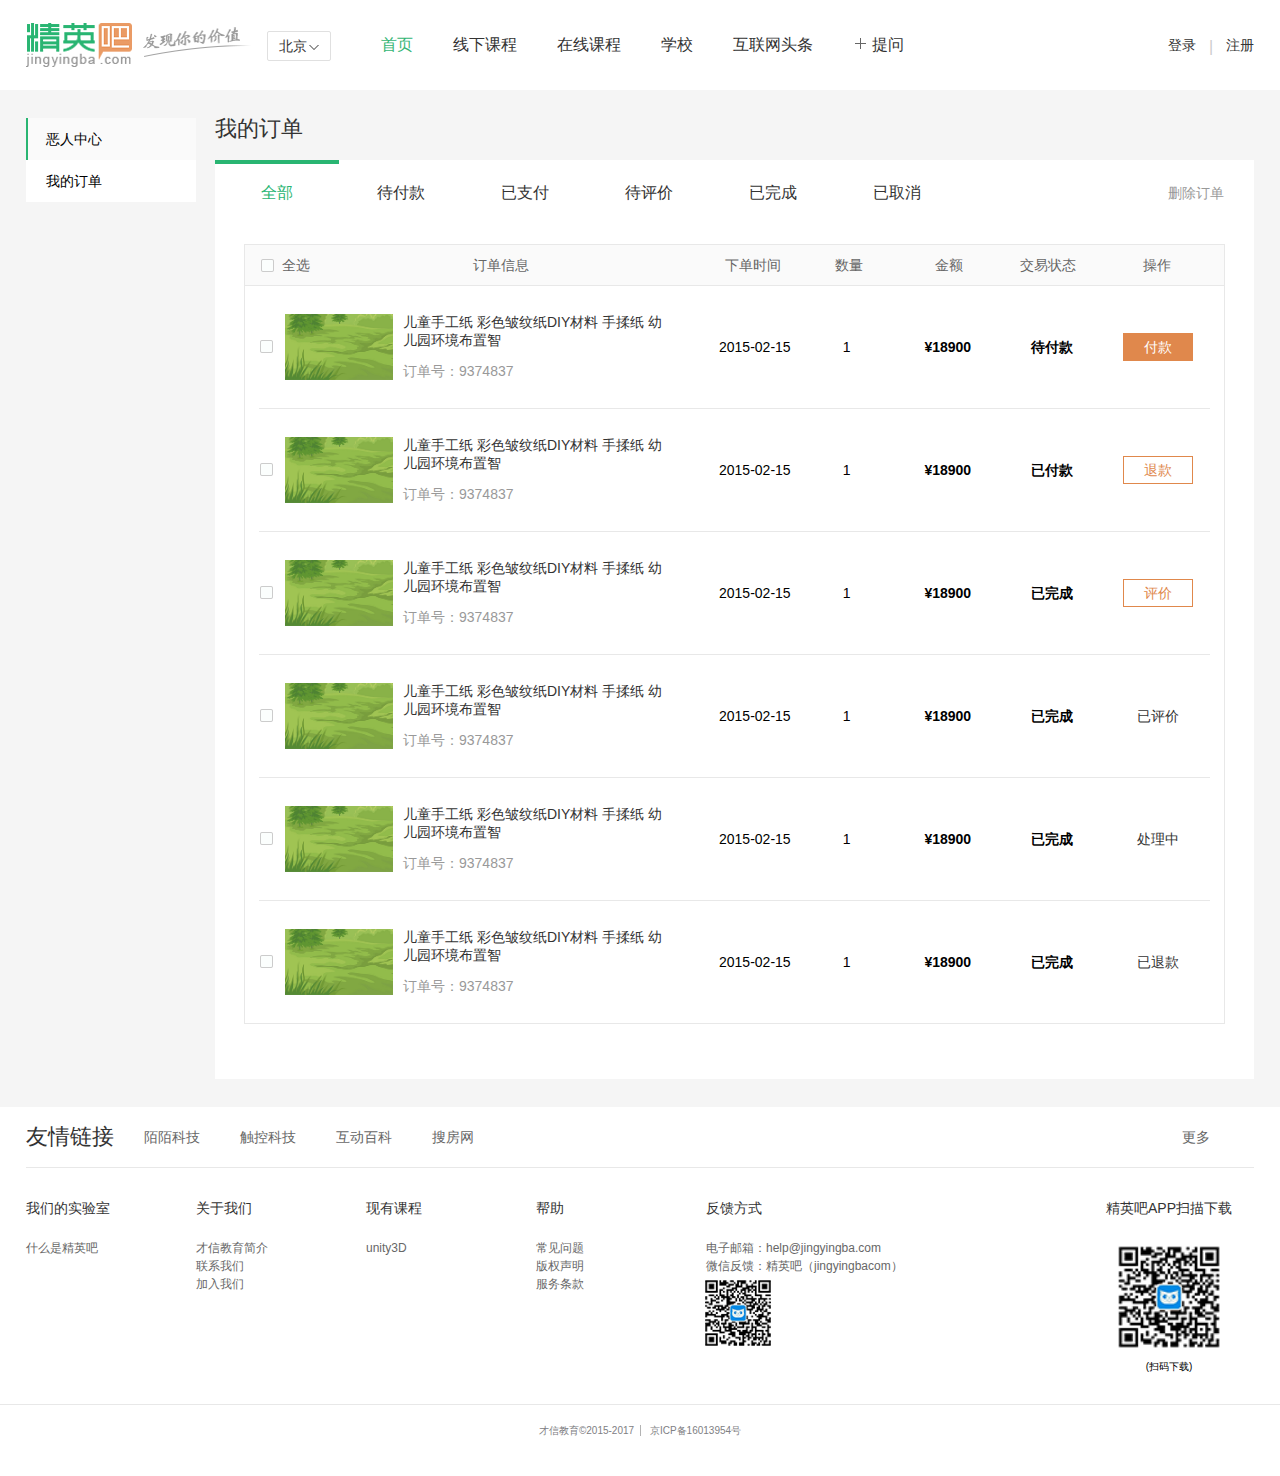
<file: html/login/myOrder.html>
<!DOCTYPE html>
<html>
	<head>
		<meta charset="UTF-8">
		<title>我的订单</title>
		<link rel="stylesheet" type="text/css" href="../../css/public/reset.css"/>
		<link rel="stylesheet" type="text/css" href="../../css/public/public.css"/>
		<link rel="stylesheet" type="text/css" href="../../css/myOrder.css"/>
	</head>
	<body>
	<!-- 头部的导航区域：-->
	<div class="header-wrap">
		<div class="header-inner clearfix">
			<!-- 图标logo： -->
			<div class="logo-wrap">
				<a href="javascript:void(0)" class="logo-icon"><img src="../../img/public/logo-icon.png"></a>
				<span class="icon-font"><img src="../../img/public/logo-font.png"></span>
			</div>
			<!-- 位置： -->
			<div class="geo-location">
				<a href="javascript:void(0)" class="cur-location">北京</a>
				<ul class="city-list-wrap city-list-show-hide clearfix">
					<li>
						<a href="javascript:void(0)">
							<img src="../../img/index/city1.png" alt="">
							<em>北京</em>
						</a>
					</li>
					<li class="middle">
						<a href="javascript:void(0)">
							<img src="../../img/index/city2.png" alt="">
							<em>大连</em>
						</a>
					</li>
					<li>
						<a href="javascript:void(0)">
							<img src="../../img/index/city3.png" alt="">
							<em>郑州</em>
						</a>
					</li>
					<li>
						<a href="javascript:void(0)">
							<img src="../../img/index/city4.png" alt="">
							<em>上海</em>
						</a>
					</li>
					<li class="middle">
						<a href="javascript:void(0)">
							<img src="../../img/index/city5.png" alt="">
							<em>广州</em>
						</a>
					</li>
					<li>
						<a href="javascript:void(0)">
							<img src="../../img/index/city6.png" alt="">
							<em>西安</em>
						</a>
					</li>
					<li>
						<a href="javascript:void(0)">
							<img src="../../img/index/city7.png" alt="">
							<em>武汉</em>
						</a>
					</li>
				</ul>
			</div>
			<!-- 功能按键： -->
			<ul class="action-list-wrap clearfix">
				<li>
					<a href="../../index.html" class="clickActiveColor">首页</a>
				</li>
				<li>
					<a href="http://172.16.14.16/jingyingba/html/Navbar/Courselist/Courselist.html">线下课程</a>
				</li>
				<li>
					<a href="../course-list/course-list.html">在线课程</a>
				</li>
				<li>
					<a href="../Navbar/School/School.html">学校</a>
				</li>
				<li>
					<a href="../Navbar/new/new.html">互联网头条</a>
				</li>
				<li>
					<a href="../Navbar/question/question.html"><span class="add-icon"></span>&nbsp;提问</a>
				</li>
			</ul>
			<!-- 登录和注册: -->
			<p class="login-wrap">
				<a href="html/login/login.html">登录</a>
				<span>&#124;</span>
				<a href="html/login/login.html">注册</a>
			</p>
		</div>
	</div>		
	<!--中间部分主题内容-->
	<div class="Content clearfix">
		<div class="left">
			<div class="bar"></div>
			<ul class="list clearfix">
				<li class="active">恶人中心</li>
				<li>我的订单</li>
			</ul>
		</div>
		<div class="right">
			<h1>我的订单</h1>
			<div class="mylist">
				<div class="bar"></div>
				<ul class="titleList clearfix">
					<li class="active"><a href="javascript:void(0)">全部</a></li>
					<li><a href="javascript:void(0)">待付款</a></li>
					<li><a href="javascript:void(0)">已支付</a></li>
					<li><a href="javascript:void(0)">待评价</a></li>
					<li><a href="javascript:void(0)">已完成</a></li>
					<li><a href="javascript:void(0)">已取消</a></li>
					<li class="del"><a href="javascript:void(0)">删除订单</a></li>
				</ul>
				<div class="header2">
					<ul class="clearfix">
						<li class="all">
							<span class="selectAll"></span>
							全选
						</li>
						<li class="orderInfo">订单信息</li>
						<li class="orderTime">下单时间</li>
						<li class="quantity">数量</li>
						<li class="amount">金额</li>
						<li class="status">交易状态</li>
						<li>操作</li>
					</ul>
				</div>
				<ul class="listContent">
					<li class="clearfix" data-status = "1">
						<span class="select"></span>
						<img src="../../img/coures.png" alt="" />
						<dl>
							<dt><a href="javascript:void(0)">儿童手工纸 彩色皱纹纸DIY材料 手揉纸 幼儿园环境布置智</a></dt>
							<dd>订单号：9374837</dd>
						</dl>
						<em>2015-02-15</em>
						<i>1</i>
						<b>&yen;18900</b>
						<strong>待付款</strong>
						<a href="paid.html" class="btn paid">付款</a>
					</li>
					<li class="clearfix" data-status = "2">
						<span class="select"></span>
						<img src="../../img/coures.png" alt="" />
						<dl>
							<dt><a href="javascript:void(0)">儿童手工纸 彩色皱纹纸DIY材料 手揉纸 幼儿园环境布置智</a></dt>
							<dd>订单号：9374837</dd>
						</dl>
						<em>2015-02-15</em>
						<i>1</i>
						<b>&yen;18900</b>
						<strong>已付款</strong>
						<a href="javascript:void(0)" class="btn refund">退款</a>
						<form action="" method="post">
							<div class="reason">
								<label>退款原因:</label>
								<select name="reason">
									<option></option>
									<option value="">太贵了</option>
									<option value="">太贵了</option>
									<option value="">太贵了</option>
								</select>
							</div>
							<div class="amout">
								<label for="amount">退款金额:</label>
								<input type="text" name="amout" />
							</div>
							<div class="explan">
								<label for="explan">退款说明:</label>
								<textarea name="explan" rows="" cols=""></textarea>
								<span>还可以填写200个字</span>
							</div>
							<input type="submit" value="提交退款申请" class="submit"/>
						</form>
					</li>		
					<li class="clearfix" data-status = "3">
						<span class="select"></span>
						<img src="../../img/coures.png" alt="" />
						<dl>
							<dt><a href="javascript:void(0)">儿童手工纸 彩色皱纹纸DIY材料 手揉纸 幼儿园环境布置智</a></dt>
							<dd>订单号：9374837</dd>
						</dl>
						<em>2015-02-15</em>
						<i>1</i>
						<b>&yen;18900</b>
						<strong>已完成</strong>
						<a href="javascript:void(0)" class="btn refund">评价</a>
						<form action="" method="post" class="access">
							<div class="score">
								<label for="score">评分:</label>
								<span class="star"></span>
								<span class="star"></span>
								<span class="star"></span>
								<span class="star"></span>
								<span></span>
							</div>
							<div class="summary clearfix" id="summary">
								<label for="summary">心得:</label>
								<ul class="clearfix">
									<li>交通便利(323)</li>
									<li>学习气氛浓厚(1200)</li>
									<li class="active1">学习气氛浓厚(1200)</li>
									<li>交通便利(323)</li>
									<li class="active2">学习气氛人浓厚(1200)</li>
									<li class="active2 last">学习气氛人浓厚(1200)</li>
									<li class="active3">学习气氛浓厚(1200)</li>
								</ul>
							</div>
							<div class="explan">
								<label for="explan">评价:</label>
								<textarea name="explan" rows="" cols=""></textarea>
								<span>还可以填写200个字</span>								
							</div>
							<input type="submit" value="发表评论" class="submit"/>	
						</form>
					</li>
					<li class="clearfix" data-status = "4" >
						<span class="select"></span>
						<img src="../../img/coures.png" alt="" />
						<dl>
							<dt><a href="javascript:void(0)">儿童手工纸 彩色皱纹纸DIY材料 手揉纸 幼儿园环境布置智</a></dt>
							<dd>订单号：9374837</dd>
						</dl>
						<em>2015-02-15</em>
						<i>1</i>
						<b>&yen;18900</b>
						<strong>已完成</strong>
						<a href="javascript:void(0)" class="btn finish">已评价</a>
					</li>			
					<li class="clearfix" data-status = "4">
						<span class="select"></span>
						<img src="../../img/coures.png" alt="" />
						<dl>
							<dt><a href="javascript:void(0)">儿童手工纸 彩色皱纹纸DIY材料 手揉纸 幼儿园环境布置智</a></dt>
							<dd>订单号：9374837</dd>
						</dl>
						<em>2015-02-15</em>
						<i>1</i>
						<b>&yen;18900</b>
						<strong>已完成</strong>
						<a href="javascript:void(0)" class="btn finish">处理中</a>
					</li>	
					<li class="clearfix" data-status = "5">
						<span class="select"></span>
						<img src="../../img/coures.png" alt="" />
						<dl>
							<dt><a href="javascript:void(0)">儿童手工纸 彩色皱纹纸DIY材料 手揉纸 幼儿园环境布置智</a></dt>
							<dd>订单号：9374837</dd>
						</dl>
						<em>2015-02-15</em>
						<i>1</i>
						<b>&yen;18900</b>
						<strong>已完成</strong>
						<a href="javascript:void(0)" class="btn finish">已退款</a>
					</li>					
				</ul>
			</div>
		</div>
	</div>
	<!-- 底部的footer部分： -->
	<div class="footer-wrap">
		<div class="footer">
			<ul class="link-wrap clearfix">
				<li class="link-title">友情链接</li>
				<li class="friend-link"><a href="javascript:void(0)">陌陌科技</a></li>
				<li class="friend-link"><a href="javascript:void(0)">触控科技</a></li>
				<li class="friend-link"><a href="javascript:void(0)">互动百科</a></li>
				<li class="friend-link"><a href="javascript:void(0)">搜房网</a></li>
				<li class="friend-link more-link"><a href="javascript:void(0)">更多&nbsp;</a></li>
			</ul>
			<div class="footer-bottom clearfix">
				<ul class="we-test-room">
					<li>我们的实验室</li>
					<li><a href="javascript:void(0)">什么是精英吧</a></li>
				</ul>
				<ul class="about-we">
					<li>关于我们</li>
					<li><a href="javascript:void(0)">才信教育简介</a></li>
					<li><a href="javascript:void(0)">联系我们</a></li>
					<li><a href="javascript:void(0)">加入我们</a></li>
				</ul>
				<ul class="now-course">
					<li>现有课程</li>
					<li><a href="javascript:void(0)">unity3D</a></li>
				</ul>
				<ul class="help-list">
					<li>帮助</li>
					<li><a href="javascript:void(0)">常见问题</a></li>
					<li><a href="javascript:void(0)">版权声明</a></li>
					<li><a href="javascript:void(0)">服务条款</a></li>
				</ul>
				<ul class="contact-way">
					<li>反馈方式</li>
					<li><a href="javascript:void(0)">电子邮箱：help@jingyingba.com</a></li>
					<li><a href="javascript:void(0)">微信反馈：精英吧（jingyingbacom）</a></li>
					<li><img src="../../img/index/code-2d.png"></li>
				</ul>
				<ul class="app-download">
					<li>精英吧APP扫描下载</li>
					<li><img src="../../img/index/code-2d.png"></li>
					<li>(扫码下载)</li>
				</ul>
			</div>
		</div>
	</div>
	<!-- 最底部的信息: -->
	<address>
		<a href="javascript:void(0)">才信教育©2015-2017</a>
		<a href="javascript:void(0)">京ICP备16013954号</a>
	</address>
	<script type="text/javascript" src="../../js/public/jquery.min.js" ></script>
	<script type="text/javascript" src="../../js/public/publicIndex.js" ></script>
	<script type="text/javascript" src="../../js/Michael/myOrder.js" ></script>
	</body>
</html>
</file>
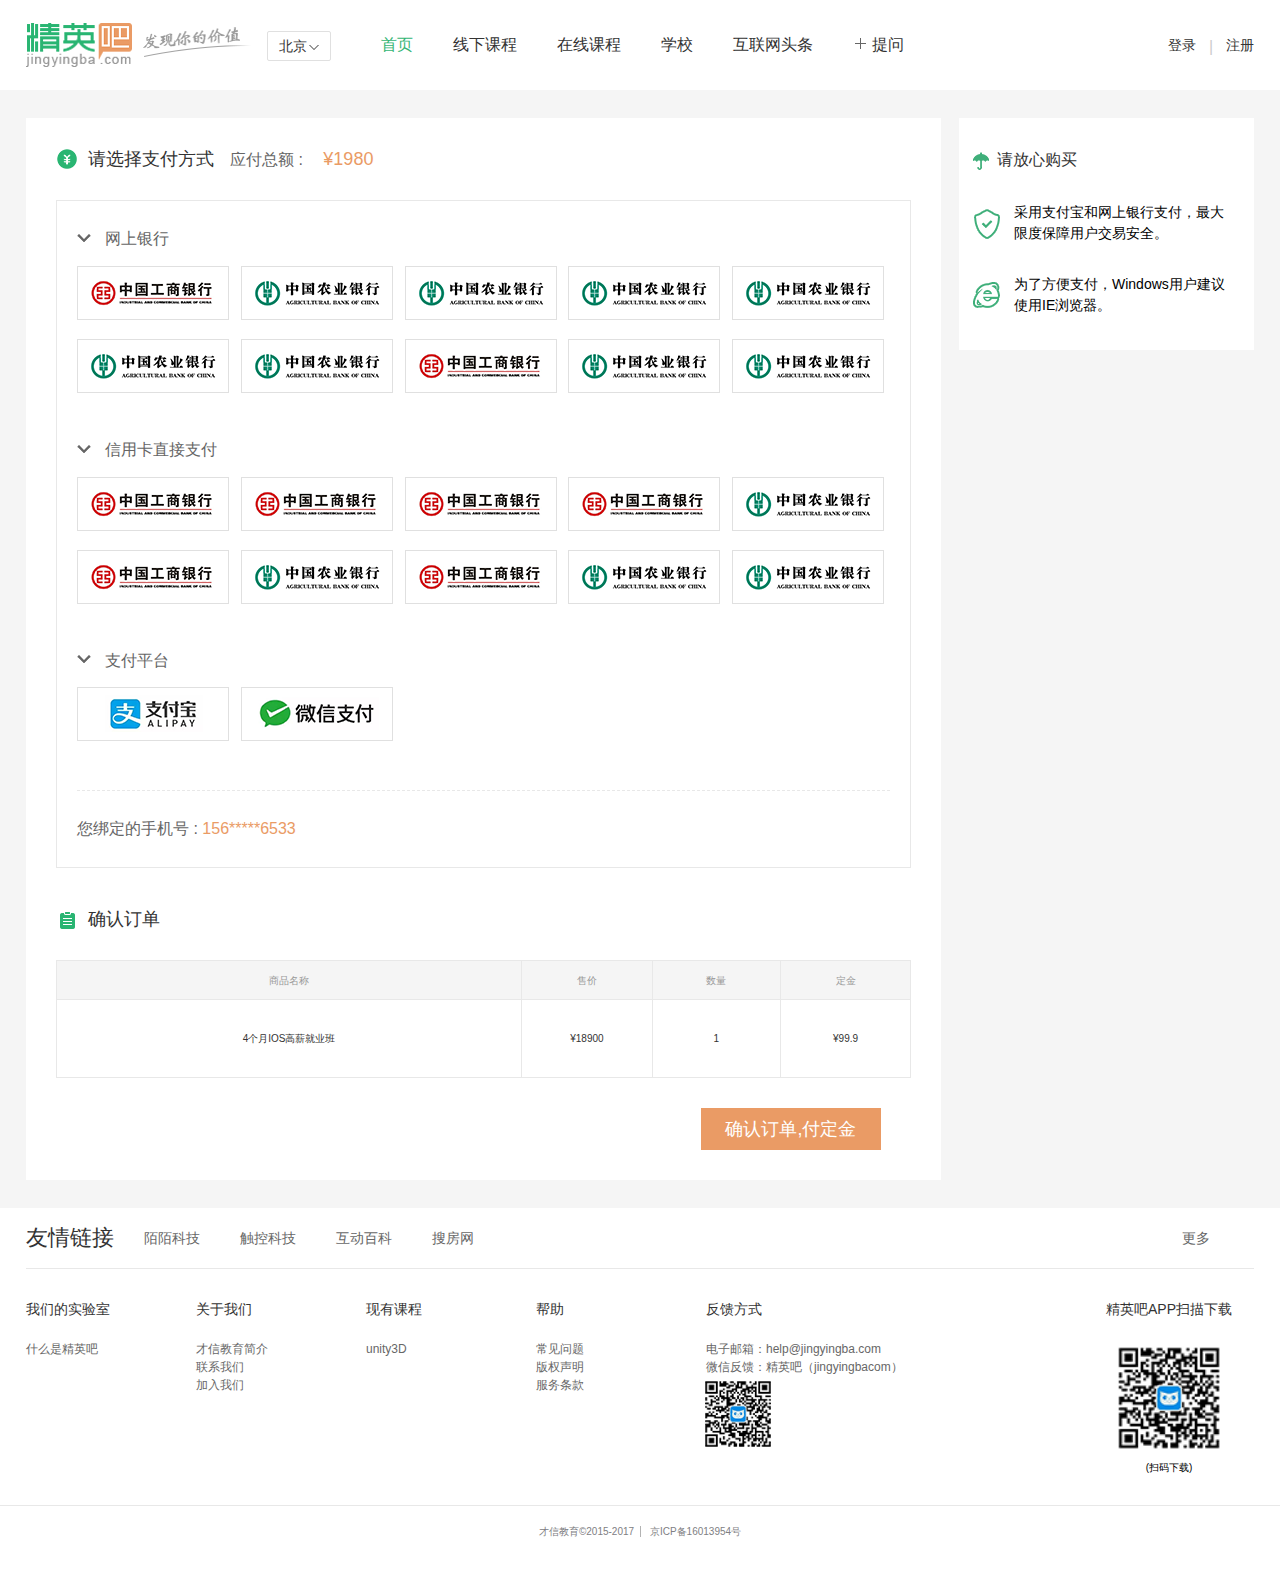
<file: html/login/paid.html>
<!DOCTYPE html>
<html>
	<head>
		<meta charset="UTF-8">
		<title>支付方式</title>
		<link rel="stylesheet" type="text/css" href="../../css/public/reset.css"/>
		<link rel="stylesheet" type="text/css" href="../../css/public/public.css"/>
		<link rel="stylesheet" type="text/css" href="../../css/paid.css"/>
	</head>
	<body>
	<!-- 头部的导航区域：-->
	<div class="header-wrap">
		<div class="header-inner clearfix">
			<!-- 图标logo： -->
			<div class="logo-wrap">
				<a href="javascript:void(0)" class="logo-icon"><img src="../../img/public/logo-icon.png"></a>
				<span class="icon-font"><img src="../../img/public/logo-font.png"></span>
			</div>
			<!-- 位置： -->
			<div class="geo-location">
				<a href="javascript:void(0)" class="cur-location">北京</a>
				<ul class="city-list-wrap city-list-show-hide clearfix">
					<li>
						<a href="javascript:void(0)">
							<img src="../../img/index/city1.png" alt="">
							<em>北京</em>
						</a>
					</li>
					<li class="middle">
						<a href="javascript:void(0)">
							<img src="../../img/index/city2.png" alt="">
							<em>大连</em>
						</a>
					</li>
					<li>
						<a href="javascript:void(0)">
							<img src="../../img/index/city3.png" alt="">
							<em>郑州</em>
						</a>
					</li>
					<li>
						<a href="javascript:void(0)">
							<img src="../../img/index/city4.png" alt="">
							<em>上海</em>
						</a>
					</li>
					<li class="middle">
						<a href="javascript:void(0)">
							<img src="../../img/index/city5.png" alt="">
							<em>广州</em>
						</a>
					</li>
					<li>
						<a href="javascript:void(0)">
							<img src="../../img/index/city6.png" alt="">
							<em>西安</em>
						</a>
					</li>
					<li>
						<a href="javascript:void(0)">
							<img src="../../img/index/city7.png" alt="">
							<em>武汉</em>
						</a>
					</li>
				</ul>
			</div>
			<!-- 功能按键： -->
			<ul class="action-list-wrap clearfix">
				<li>
					<a href="../../index.html" class="clickActiveColor">首页</a>
				</li>
				<li>
					<a href="http://172.16.14.16/jingyingba/html/Navbar/Courselist/Courselist.html">线下课程</a>
				</li>
				<li>
					<a href="../course-list/course-list.html">在线课程</a>
				</li>
				<li>
					<a href="../Navbar/School/School.html">学校</a>
				</li>
				<li>
					<a href="../Navbar/new/new.html">互联网头条</a>
				</li>
				<li>
					<a href="../Navbar/question/question.html"><span class="add-icon"></span>&nbsp;提问</a>
				</li>
			</ul>
			<!-- 登录和注册: -->
			<p class="login-wrap">
				<a href="html/login/login.html">登录</a>
				<span>&#124;</span>
				<a href="html/login/login.html">注册</a>
			</p>
		</div>
	</div>		
	<!--中间部分主题内容-->	
	<div class="Content clearfix">
		<div class="left">
			<h2>请选择支付方式<span>应付总额 : </span> <em>&yen;1980</em></h2>
			<div class="bankList">
				<dl>
					<dt>
						网上银行
					</dt>
					<dd>
						<a href="javascript:void(0)"><img src="../../img/icbcBank.png" alt="" /></a>
						<a href="javascript:void(0)"><img src="../../img/abcBank.png" alt="" /></a>
						<a href="javascript:void(0)"><img src="../../img/abcBank.png" alt="" /></a>
						<a href="javascript:void(0)"><img src="../../img/abcBank.png" alt="" /></a>
						<a href="javascript:void(0)" class="active"><img src="../../img/abcBank.png" alt="" /></a>
						<a href="javascript:void(0)"><img src="../../img/abcBank.png" alt="" /></a>
						<a href="javascript:void(0)"><img src="../../img/abcBank.png" alt="" /></a>
						<a href="javascript:void(0)"><img src="../../img/icbcBank.png" alt="" /></a>
						<a href="javascript:void(0)"><img src="../../img/abcBank.png" alt="" /></a>
						<a href="javascript:void(0)" class="active"><img src="../../img/abcBank.png" alt="" /></a>
					</dd>
					<dt>
						信用卡直接支付
					</dt>
					<dd>
						<a href="javascript:void(0)"><img src="../../img/icbcBank.png" alt="" /></a>
						<a href="javascript:void(0)"><img src="../../img/icbcBank.png" alt="" /></a>
						<a href="javascript:void(0)"><img src="../../img/icbcBank.png" alt="" /></a>
						<a href="javascript:void(0)"><img src="../../img/icbcBank.png" alt="" /></a>
						<a href="javascript:void(0)" class="active"><img src="../../img/abcBank.png" alt="" /></a>
						<a href="javascript:void(0)"><img src="../../img/icbcBank.png" alt="" /></a>
						<a href="javascript:void(0)"><img src="../../img/abcBank.png" alt="" /></a>
						<a href="javascript:void(0)"><img src="../../img/icbcBank.png" alt="" /></a>
						<a href="javascript:void(0)"><img src="../../img/abcBank.png" alt="" /></a>
						<a href="javascript:void(0)" class="active"><img src="../../img/abcBank.png" alt="" /></a>
					</dd>
					<dt>
						支付平台
					</dt>
					<dd>
						<a href="javascript:void(0)"><img src="../../img/AliPaid.png" alt="" /></a>
						<a href="javascript:void(0)"><img src="../../img/weChat.png" alt="" /></a>
					</dd>					
				</dl>
				<!--华丽分割线-->
				<hr />
				<p>您绑定的手机号 : <span>156*****6533</span></p>
			</div>
			<h2 class="confirm">确认订单</h2>
			<table>
				<tr>
					<th>商品名称</th>
					<th>售价</th>
					<th>数量</th>
					<th>定金</th>
				</tr>	
					<tr>
						<td>4个月IOS高薪就业班</td>
						<td>&yen;18900</td>
						<td>1</td>
						<td>&yen;99.9</td>
					</tr>
			</table>
			<div class="btn">
				<a href="javascript:void(0)">确认订单,付定金</a>
			</div>
		</div>
		<div class="right">
			<dl>
				<dt>请放心购买</dt>
				<dd><span>采用支付宝和网上银行支付，最大限度保障用户交易安全。</span></dd>
				<dd><span>为了方便支付，Windows用户建议使用IE浏览器。</span></dd>
			</dl>
		</div>
	</div>
	<!-- 底部的footer部分： -->
	<div class="footer-wrap">
		<div class="footer">
			<ul class="link-wrap clearfix">
				<li class="link-title">友情链接</li>
				<li class="friend-link"><a href="javascript:void(0)">陌陌科技</a></li>
				<li class="friend-link"><a href="javascript:void(0)">触控科技</a></li>
				<li class="friend-link"><a href="javascript:void(0)">互动百科</a></li>
				<li class="friend-link"><a href="javascript:void(0)">搜房网</a></li>
				<li class="friend-link more-link"><a href="javascript:void(0)">更多&nbsp;</a></li>
			</ul>
			<div class="footer-bottom clearfix">
				<ul class="we-test-room">
					<li>我们的实验室</li>
					<li><a href="javascript:void(0)">什么是精英吧</a></li>
				</ul>
				<ul class="about-we">
					<li>关于我们</li>
					<li><a href="javascript:void(0)">才信教育简介</a></li>
					<li><a href="javascript:void(0)">联系我们</a></li>
					<li><a href="javascript:void(0)">加入我们</a></li>
				</ul>
				<ul class="now-course">
					<li>现有课程</li>
					<li><a href="javascript:void(0)">unity3D</a></li>
				</ul>
				<ul class="help-list">
					<li>帮助</li>
					<li><a href="javascript:void(0)">常见问题</a></li>
					<li><a href="javascript:void(0)">版权声明</a></li>
					<li><a href="javascript:void(0)">服务条款</a></li>
				</ul>
				<ul class="contact-way">
					<li>反馈方式</li>
					<li><a href="javascript:void(0)">电子邮箱：help@jingyingba.com</a></li>
					<li><a href="javascript:void(0)">微信反馈：精英吧（jingyingbacom）</a></li>
					<li><img src="../../img/index/code-2d.png"></li>
				</ul>
				<ul class="app-download">
					<li>精英吧APP扫描下载</li>
					<li><img src="../../img/index/code-2d.png"></li>
					<li>(扫码下载)</li>
				</ul>
			</div>
		</div>
	</div>
	<!-- 最底部的信息: -->
	<address>
		<a href="javascript:void(0)">才信教育©2015-2017</a>
		<a href="javascript:void(0)">京ICP备16013954号</a>
	</address>
	<script src="../../js/public/jquery.min.js"></script>
	<script src="../../js/public/publicIndex.js"></script>
	<script src="../../js/Michael/paid.js"></script>
	</body>
</html>
</file>
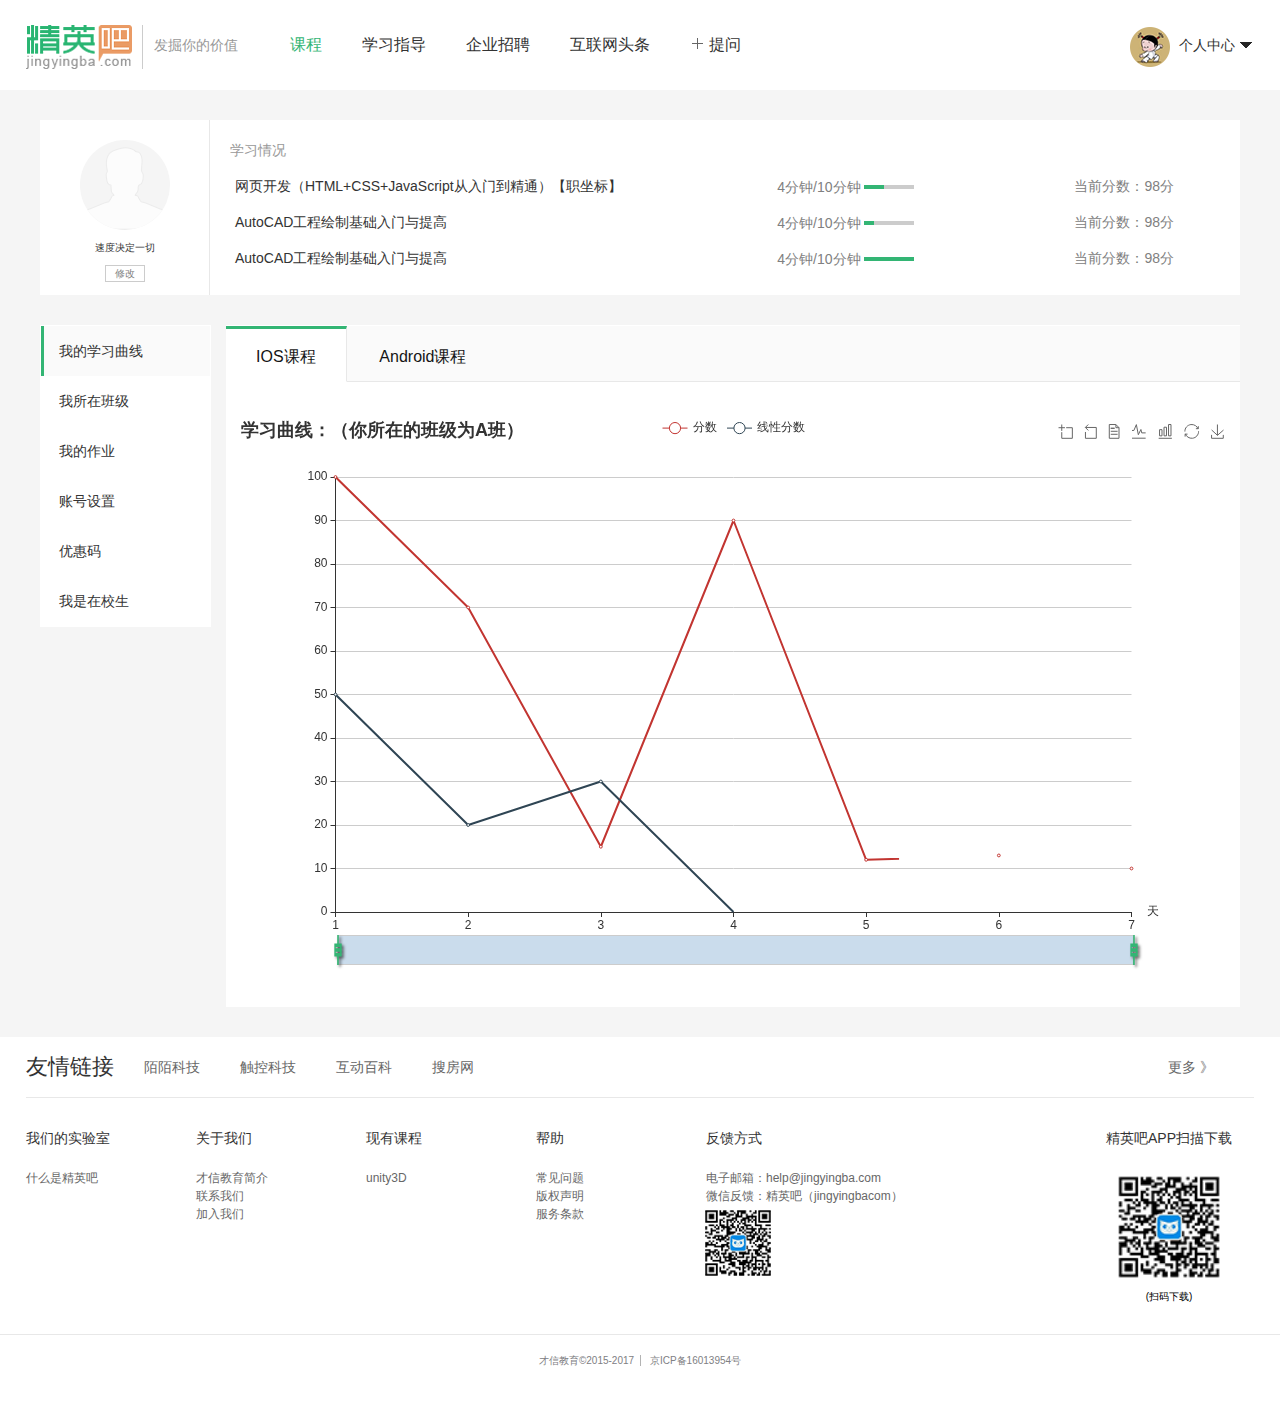
<file: html/PersonalCenter/PersonalCenter.html>
<!DOCTYPE html>
<html lang="en">
<head>
	<meta charset="UTF-8">
	<title>PersonalCenter</title>
	<link rel="stylesheet" type="text/css" href="../../css/public/reset.css">
	<link rel="stylesheet" type="text/css" href="../../css/PersonalCenter/PersonalCenter.css">
	<link rel="stylesheet" type="text/css" href="../../css/PersonalCenter/iconfont.css">
	<link rel="stylesheet" type="text/css" href="../../css/public/public.css">
</head>
<body>
	<div class="header-wrap">
		<div class="header-inner clearfix">
			<!-- 图标logo： -->
			<div class="logo-wrap logo2-wrap">
				<a href="../../index.html" class="logo-icon logo2-icon"><img src="../../img/public/logo-icon.png"></a>
				<span class="icon-font">发掘你的价值</span>
			</div>
			<!-- 功能按键： -->
			<ul class="action-list-wrap clearfix">
				<li>
					<a href="index.html" class="clickActiveColor">课程</a>
				</li>
				<li>
					<a href="javascript:void(0)">学习指导</a>
				</li>
				<li>
					<a href="javascript:void(0)">企业招聘</a>
				</li>
				<li>
					<a href="../Navbar/new/new.html">互联网头条</a>
				</li>
				<li>
					<a href="../Navbar/question/question.html"><span class="add-icon"></span>&nbsp;提问</a>
				</li>
			</ul>
			<!-- 个人中心: -->
			<div class="login-wrap login2-wrap">
				<img src="../../img/link/each-icon.png">
				<a href="javascript:void(0)">个人中心</a>
			</div>
		</div>
	</div>
	<div class="section">
		<div class="nav clearfix">
			<div class="nav_left">
				<div class="nav_left_img">
					<img src="../../img/PersonalCenter/head.png">
				</div>
				<h3>速度决定一切</h3>
				<a href="">修改</a>
			</div>
			<div class="nav_right">
				<h3>学习情况</h3>
				<div class="nav_div_list">
					<div>
						<a href="">网页开发（HTML+CSS+JavaScript从入门到精通）【职坐标】</a>
						<p class="p_mark">当前分数：98分</p>
						<p class="p_timer">
							<span>4分钟/10分钟</span>
							<span class="shijian shij1">
								<span></span>
							</span>
						</p>
						
					</div>
					<div>
						<a href="">AutoCAD工程绘制基础入门与提高</a>
						<p class="p_mark">当前分数：98分</p>
						<p class="p_timer">
							<span>4分钟/10分钟</span>
							<span class="shijian shij2">
								<span></span>
							</span>
						</p>
						
					</div>
					<div>
						<a href="">AutoCAD工程绘制基础入门与提高</a>
						<p class="p_mark">当前分数：98分</p>
						<p class="p_timer">
							<span>4分钟/10分钟</span>
							<span class="shijian shij3">
								<span></span>
							</span>
						</p>
						
					</div>
				</div>
			</div>
		</div>
		<div id="center" class="clearfix">
			<ul class="center_left">
				<li class="active">我的学习曲线</li>
				<li>我所在班级</li>
				<li>我的作业</li>
				<li>账号设置</li>
				<li>优惠码</li>
				<li>我是在校生</li>
			</ul>
			<ul class="center_right ">
				<li class="center_right_list" style="display: block;">
					<div class="center_top">
						<p class="center_header">
							<a href="javascript:void(0);" class="active_2">IOS课程</a>
							<a href="javascript:void(0);">Android课程</a>
						</p>
						<!-- <div class="center_boHeader"> -->
							<div id="canvas" style="width: 995px; height: 555px;">		
							</div>
						<!-- </div>	 -->
							<!-- <div style="width: 995px;height: 555px;">
								<p>未来这里是记录你学习曲线的地方</p>
								<p>将包含你的学习分数，学习时间等状态，<a href="">挑选一门课程</a>，开始学习吧</p>
							</div> -->
						
					</div>
					<div class="center_bottom" style="display: none;">
						<p class="center_header">
							<a href="javascript:void(0);" class="active_2">IOS课程</a>
							<a href="javascript:void(0);">Android课程</a>
						</p>	
						<div class="center_boHeader">
							<div class="boHeader_1">
								<p>未来这里是记录你学习曲线的地方</p>
								<p>将包含你的学习分数，学习时间等状态，<a href="">挑选一门课程</a>，开始学习吧</p>
							</div>
							<div class="boHeader_2" style="display: none;"></div>
						</div>
					</div>
				</li>
				<li class="clearfix" style="display: none;">
					<p class="center_header">
							<a href="javascript:void(0);" class="active_2">IOS课程</a>
							<a href="javascript:void(0);">Android课程</a>
					</p>
					<div class="nav_right">
						<h3>学习情况</h3>
						<div class="nav_div_list">
							<div>
								<a href="javascript:void(0)">网页开发（HTML+CSS+JavaScript从入门到精通）【职坐标】</a>
								<p class="p_mark iconfont">&#xe761;当前分数：98分</p>
								<p class="p_timer" >未完成</p>	
							</div>
							<div>
								<a href="javascript:void(0)">AutoCAD工程绘制基础入门与提高</a>
								<p class="p_mark iconfont">&#xe761;当前分数：98分</p>
								<p class="p_timer" >未完成</p>

							</div>
							<div>
								<a href="javascript:void(0)">AutoCAD工程绘制基础入门与提高</a>
								<p class="p_mark iconfont">&#xe761;当前分数：98分</p>
								<p class="p_timer" >未完成</p>				
							</div>
						</div>
						<h3>学习情况</h3>
						<div class="nav_div_list">
							<div>
								<a href="javascript:void(0)">网页开发（HTML+CSS+JavaScript从入门到精通）【职坐标】</a>
								<p class="p_mark iconfont">&#xe761;当前分数：98分</p>
								<p class="p_timer" >未完成</p>	
							</div>
							<div>
								<a href="javascript:void(0)">AutoCAD工程绘制基础入门与提高</a>
								<p class="p_mark iconfont">&#xe761;当前分数：98分</p>
								<p class="p_timer">未完成</p>

							</div>
							<div>
								<a href="javascript:void(0)">AutoCAD工程绘制基础入门与提高</a>
								<p class="p_mark iconfont">&#xe761;当前分数：98分</p>
								<p class="p_timer" >未完成</p>				
							</div>
						</div>
					</div>	
				</li>
				<li class="info_input" style="display: none;">
					<div class="info_max">
						<h2>在校生信息</h2>
						<form>
							<div class="info_min">
								<p>姓名：<input type="text"></input></p>
								<p>所在学校：<input type="text"></input></p>
								<p>所在系别：<input type="text"></input></p>
								<p>所在专业：<input type="text"></input></p>
								<p>所在班级：<input type="text"></input></p>
								<a href="javascript:void(0)">保存并提交</a>
							</div>
						</form>
					</div>
				</li>
				<li class="center_right_list" style="display: none;">
					<div class="center_top">
						<p class="center_header">
							<a href="javascript:void(0);" class="active_2">IOS课程</a>
							<a href="javascript:void(0);">Android课程</a>
						</p>	
						<div id="canvas_2" style="width: 995px; height: 555px;">		
						</div>
					</div>
					<div class="center_bottom">
						<p class="center_header">
							<a href="javascript:void(0);" class="active_2">IOS课程</a>
							<a href="javascript:void(0);">Android课程</a>
						</p>	
						<div class="center_boHeader">
							<div class="boHeader_1">
								<p>未来这里是记录你学习曲线的地方</p>
								<p>将包含你的学习分数，学习时间等状态，<a href="">挑选一门课程</a>，开始学习吧</p>
							</div>
							<div class="boHeader_2"></div>
						</div>
					</div>
				</li>
				<li class="coupon" style="display: none;">
					<p class="coupon_nav">恭喜你以优异的成绩完成学科学习，以下是你的奖学金，助你在大神的道路上一臂之力，以资鼓励！</p>
					<div class="coupon_max clearfix">
						<div class="coupon_min min_1">
							<h3><span>3000.00</span>元</h3>
							<p class="coupon_minP">来源：IOS科目</p>
							<p class="coupon_minP">可用范围：可抵扣蓝欧IOS就业班费及报名费</p>
							<p class="coupon_timer">有效期：2015年10月30日——2015年11月30日</p>
						</div>
						<div class="coupon_min min_2">
							<h3><span>1000.00</span>元</h3>
							<p class="coupon_minP">来源：IOS科目</p>
							<p class="coupon_minP">可用范围：可抵扣蓝欧IOS就业班费及报名费</p>
							<p class="coupon_timer">已失效</p>
						</div>
					</div>
				</li>
				<li class="paswd" style="display: none;">
					<div class="paswd_max">
						<form>	
							<p class="paswd_nav">请设置您的账号密码</p>
							<p class="paswd_content1">
								当前密码：	
								<input type="text" class="in1"></input>
								<span class="s1" style="display: none;">
									<span class="iconfont pd_f">&#xe724;</span>
									<span class="fo_col">请输入当前密码</span>
								</span>
							</p>
							<p class="paswd_content2">
								新密码：
								<input type="password" class="in2"></input>
								<span class="s2">密码长度在6——32个字符之间</span>
								<span class="iconfont pd_t s3" style="display: none;">&#xe730;</span>
								<span class="s4" style="display: none;">
									<span class="iconfont pd_f">&#xe724;</span>
									<span class="fo_col">不能与原密码相同</span>
								</span>

							</p>
							<p class="paswd_foot">
								再次确认密码：
								<input type="password" class="in3"></input>
								<span class="s5" style="display: none;">
									<span class="iconfont pd_f">&#xe724;</span>
									<span class="fo_col">密码输入不一致</span>
								</span>
							</p>
							<a href="javascript:void(0)">提交</a>
						</form>
					</div>
				</li>
			</ul>
		</div>
	</div>
	<div class="footer-wrap">
		<div class="footer">
			<ul class="link-wrap clearfix">
				<li class="link-title">友情链接</li>
				<li class="friend-link"><a href="javascript:void(0)">陌陌科技</a></li>
				<li class="friend-link"><a href="javascript:void(0)">触控科技</a></li>
				<li class="friend-link"><a href="javascript:void(0)">互动百科</a></li>
				<li class="friend-link"><a href="javascript:void(0)">搜房网</a></li>
				<li class="friend-link more-link"><a href="link.html">更多&nbsp;》</a></li>
			</ul>
			<div class="footer-bottom clearfix">
				<ul class="we-test-room">
					<li>我们的实验室</li>
					<li><a href="javascript:void(0)">什么是精英吧</a></li>
				</ul>
				<ul class="about-we">
					<li>关于我们</li>
					<li><a href="javascript:void(0)">才信教育简介</a></li>
					<li><a href="javascript:void(0)">联系我们</a></li>
					<li><a href="javascript:void(0)">加入我们</a></li>
				</ul>
				<ul class="now-course">
					<li>现有课程</li>
					<li><a href="javascript:void(0)">unity3D</a></li>
				</ul>
				<ul class="help-list">
					<li>帮助</li>
					<li><a href="javascript:void(0)">常见问题</a></li>
					<li><a href="javascript:void(0)">版权声明</a></li>
					<li><a href="javascript:void(0)">服务条款</a></li>
				</ul>
				<ul class="contact-way">
					<li>反馈方式</li>
					<li><a href="javascript:void(0)">电子邮箱：help@jingyingba.com</a></li>
					<li><a href="javascript:void(0)">微信反馈：精英吧（jingyingbacom）</a></li>
					<li><img src="../../img/index/code-2d.png"></li>
				</ul>
				<ul class="app-download">
					<li>精英吧APP扫描下载</li>
					<li><img src="../../img/index/code-2d.png"></li>
					<li>(扫码下载)</li>
				</ul>
			</div>
		</div>
	</div>
	<!-- 最底部的信息: -->
	<address>
		<a href="javascript:void(0)">才信教育©2015-2017</a>
		<a href="javascript:void(0)">京ICP备16013954号</a>
	</address>
	<script type="text/javascript" src="../../js/public/jquery.min.js"></script>
	<script type="text/javascript" src="../../js/PersonalCenter/echarts.min.js"></script>
	<script type="text/javascript">
		 
		$(".center_left li").on("click",function() {
				var index = $(this).index();
				// console.log(index)
				$(this).addClass("active").siblings().removeClass("active");
				$(".center_right li").eq(index).css("display","block").siblings().css("display","none");

//				$(".tab-content>li").hide().eq(index).show();
//				$(".usertxt").removeClass("usertxt");
		})
		$(".center_header a").on("click",function(){
			var index = $(this).index();
			$(this).addClass("active_2").siblings().removeClass("active_2");
			console.log(index)
			$(".center_boHeader div").eq(index).css("display","block").siblings().css("display","none");

		})
		var myChart = echarts.init(document.getElementById('canvas'));
		option = {
		    title: {
		        text: '学习曲线：（你所在的班级为A班）'
		    },
		    tooltip: {
		        trigger: 'axis'
		    },
		    legend: {
		        data:['分数','线性分数']
		    },
		      dataZoom: [
		        {
		            show: true,
		            fillerColor:"#cadcec",
		            borderColor:{top:"red"},
		            handleStyle: {
		            color: '#33b574',
		            shadowBlur: 3,
		            shadowColor: 'rgba(0, 0, 0, 0.6)',
		            shadowOffsetX: 2,
		            shadowOffsetY: 2
		        }
		        }
		    ],
		    toolbox: {
		        show: true,
		        feature: {
		            dataZoom: {
		                yAxisIndex: 'none'
		            },
		            dataView: {readOnly: false},
		            magicType: {type: ['line', 'bar']},
		            restore: {},
		            saveAsImage: {}
		        }
		    },
		    xAxis:  {
		        type: 'category',
		        name:'天',
		        boundaryGap:true,
		        boundaryGap: false,
		        data: ['1','2','3','4','5','6','7','8','9','10','11','12','13','14','15','16','17','18','19','20','21','22']
		    },
		    yAxis: {
		        type: 'value',
		        interval:10,
		        axisLabel: {
		            formatter: '{value}'
		        }
		    },
		    series: [
		        {
		            name:'分数',
		            type:'line',
		            data:[100, 70, 15,90, 12, 13, 10],
		           
		           
		        },
		        {
		            name:'线性分数',
		            type:'line',
		            data:[50,20,30, 0],
		           
		            markLine: {
		                data: [
		                   
		                    [{
		                        symbol: 'none',
		                        x: '90%',
		                        yAxis: 'max'
		                    }, {
		                        symbol: 'circle',
		                        label: {
		                            normal: {
		                                position: 'start',
		                                formatter: '最大值'
		                            }
		                        }
		                    }]
		                ]
		            }
		        }
		    ]
		};
		myChart.setOption(option);



		var myChart1 = echarts.init(document.getElementById('canvas_2'));

       // 指定图表的配置项和数据
       var option1 = {
           title: {
               text: '你所在班级:A班'
           },
           toolbox:{
           	   show:false
           },
           tooltip: {},
           legend: {
               data:['分数']
           },
            dataZoom: [
		        {
		            show: true,
		            fillerColor:"#cadcec",
		            borderColor:{top:"red"},
		            handleStyle: {
		            color: '#33b574',
		            shadowBlur: 3,
		            shadowColor: 'rgba(0, 0, 0, 0.6)',
		            shadowOffsetX: 2,
		            shadowOffsetY: 2
		        }
		        }
		    ],
           xAxis: {
               data: ["毛浙东","刘少奇","华国锋","李先念","杨尚昆","江浙民","胡景涛","习近平","林彪","周恩来","彭德怀","邓小平","胡耀邦","班级平均"]
           },
           yAxis: {},
           series: [{
               name: '分数',
               type: 'bar',
               data: [{
	               	value:30,         
               },{
               		value:45,
               },{
               		value:67,
               },{
               		value:65,
               },{
               		value:85,
               },{
               		value:92,
               },{
               		value:22,
               },{
               		value:90,
               },{
               		value:45,
               },{
               		value:67,
               },{
               		value:65,
               },{
               		value:85,
               },{
               		value:92,
               },{
               		value:89,
	               	itemStyle:{
			               	normal:{
			               		color:"green"
			               	}
		               }
               }],
               
           }],
           // animation:false
       };

       // 使用刚指定的配置项和数据显示图表。
       myChart1.setOption(option1);
       var invle = "";
       $(".in1").eq(0).on("blur",function(){
       		invle = $(".in1").eq(0).val();
       		if (invle == "") {
       			$(".s1").eq(0).show();
       		}else {
       			$(".s1").eq(0).hide();
       		}
       })
       var invle1 = "";
       $(".in2").eq(0).on("blur",function(){
       		invle1 = $(".in2").eq(0).val();
       		$(".s2").eq(0).hide();
       		if (invle == invle1) {
       			$(".s4").eq(0).show();
       			$(".s3").eq(0).hide();
       		}else if (!(invle == invle1)) {
       			// console.log("haha");
       			$(".s4").eq(0).hide();
       			$(".s3").eq(0).show();
       			
       		}
       })
       var invle2 = "";
        $(".in3").eq(0).on("blur",function(){
       		invle2 = $(".in3").eq(0).val();
       		if ((!(invle1==invle2))&&(!(invle2 == ""))) {
       			$(".s5").eq(0).show();
       		}
       		
       })

	</script>
</body>
</html>
</file>
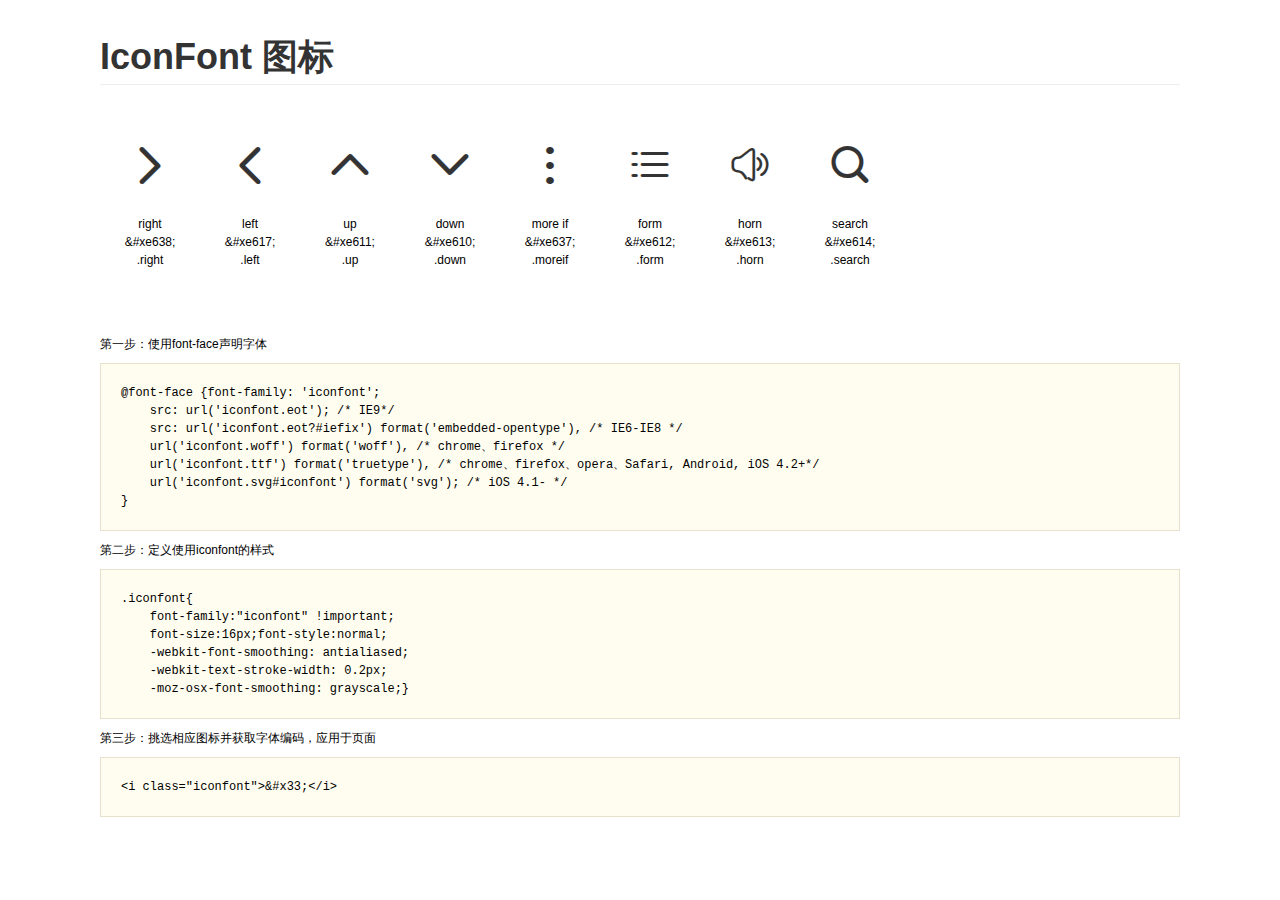
<file: css/index/iconfoots/demo.html>
<!DOCTYPE html>
<html>
<head>
    <meta charset="utf-8"/>
    <title>IconFont</title>
    <link rel="stylesheet" href="demo.css">
    <link rel="stylesheet" href="iconfont.css">
</head>
<body>
    <div class="main">
        <h1>IconFont 图标</h1>
        <ul class="icon_lists clear">
            
                <li>
                <i class="icon iconfont">&#xe638;</i>
                    <div class="name">right</div>
                    <div class="code">&amp;#xe638;</div>
                    <div class="fontclass">.right</div>
                </li>
            
                <li>
                <i class="icon iconfont">&#xe617;</i>
                    <div class="name">left</div>
                    <div class="code">&amp;#xe617;</div>
                    <div class="fontclass">.left</div>
                </li>
            
                <li>
                <i class="icon iconfont">&#xe611;</i>
                    <div class="name">up</div>
                    <div class="code">&amp;#xe611;</div>
                    <div class="fontclass">.up</div>
                </li>
            
                <li>
                <i class="icon iconfont">&#xe610;</i>
                    <div class="name">down</div>
                    <div class="code">&amp;#xe610;</div>
                    <div class="fontclass">.down</div>
                </li>
            
                <li>
                <i class="icon iconfont">&#xe637;</i>
                    <div class="name">more if</div>
                    <div class="code">&amp;#xe637;</div>
                    <div class="fontclass">.moreif</div>
                </li>
            
                <li>
                <i class="icon iconfont">&#xe612;</i>
                    <div class="name">form</div>
                    <div class="code">&amp;#xe612;</div>
                    <div class="fontclass">.form</div>
                </li>
            
                <li>
                <i class="icon iconfont">&#xe613;</i>
                    <div class="name">horn</div>
                    <div class="code">&amp;#xe613;</div>
                    <div class="fontclass">.horn</div>
                </li>
            
                <li>
                <i class="icon iconfont">&#xe614;</i>
                    <div class="name">search</div>
                    <div class="code">&amp;#xe614;</div>
                    <div class="fontclass">.search</div>
                </li>
            
        </ul>


        <div class="helps">
            第一步：使用font-face声明字体
            <pre>
@font-face {font-family: 'iconfont';
    src: url('iconfont.eot'); /* IE9*/
    src: url('iconfont.eot?#iefix') format('embedded-opentype'), /* IE6-IE8 */
    url('iconfont.woff') format('woff'), /* chrome、firefox */
    url('iconfont.ttf') format('truetype'), /* chrome、firefox、opera、Safari, Android, iOS 4.2+*/
    url('iconfont.svg#iconfont') format('svg'); /* iOS 4.1- */
}
</pre>
第二步：定义使用iconfont的样式
            <pre>
.iconfont{
    font-family:"iconfont" !important;
    font-size:16px;font-style:normal;
    -webkit-font-smoothing: antialiased;
    -webkit-text-stroke-width: 0.2px;
    -moz-osx-font-smoothing: grayscale;}
</pre>
第三步：挑选相应图标并获取字体编码，应用于页面
<pre>
&lt;i class="iconfont"&gt;&amp;#x33;&lt;/i&gt;
</pre>
        </div>

    </div>
</body>
</html>
</file>
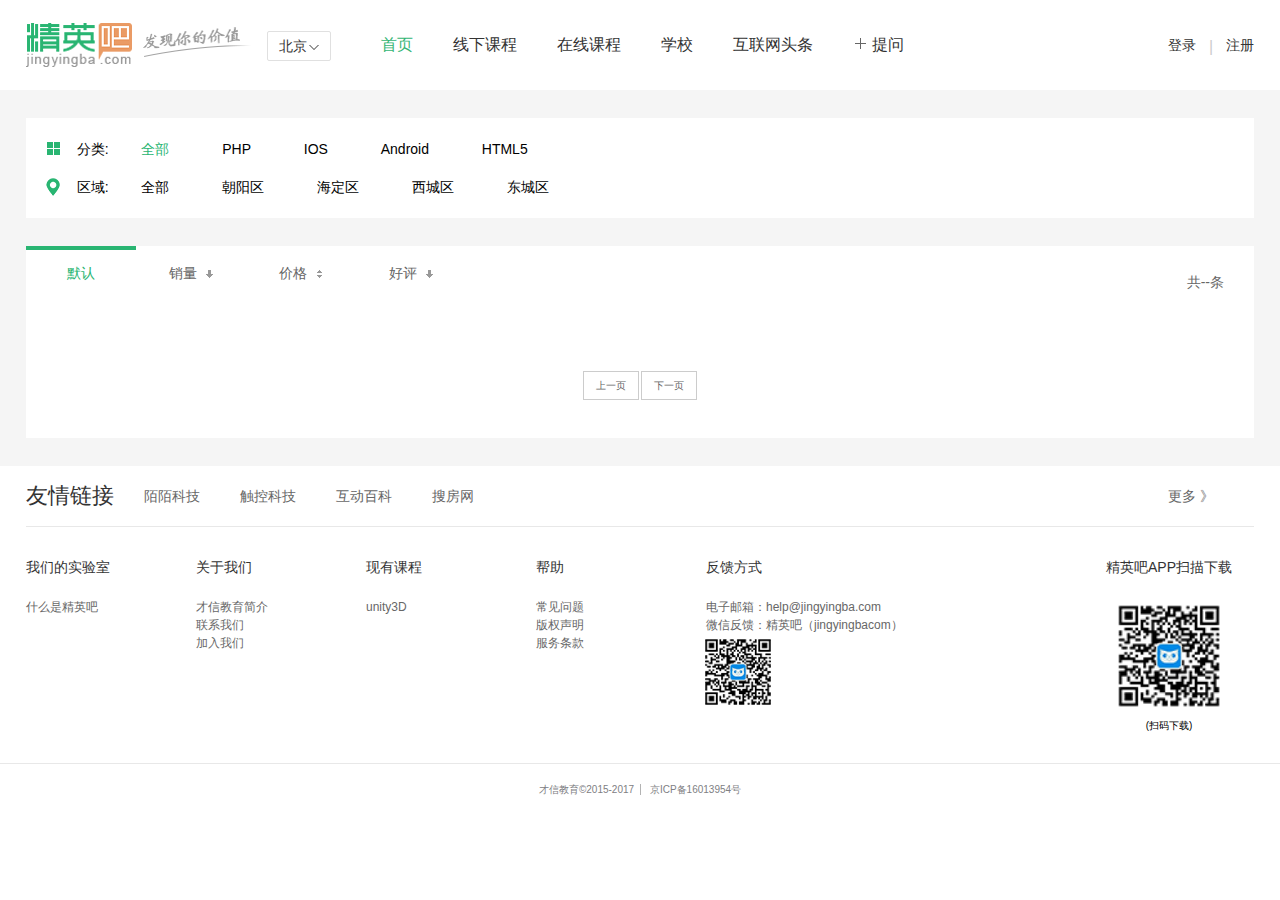
<file: html/Navbar/Courselist/Courselist.html>
<!doctype html>
<html lang="en">
<head>
	<meta charset="UTF-8" />
	<title>在线课程</title>
	<link rel="stylesheet" href="../../../css/public/reset.css" />
	<link rel="stylesheet" type="text/css" href="../../../css/Courselist.css"/>
	<link rel="stylesheet" type="text/css" href="../../../css/public/public.css"/>
</head>
<body>
<!-- 头部的导航区域：-->
	<div class="header-wrap">
		<div class="header-inner clearfix">
			<!-- 图标logo： -->
			<div class="logo-wrap">
				<a href="javascript:void(0)" class="logo-icon"><img src="../../../img/public/logo-icon.png"></a>
				<span class="icon-font"><img src="../../../img/public/logo-font.png"></span>
			</div>
			<!-- 位置： -->
			<div class="geo-location">
				<a href="javascript:void(0)" class="cur-location">北京</a>
				<ul class="city-list-wrap city-list-show-hide clearfix">
					<li>
						<a href="javascript:void(0)">
							<img src="../../../img/index/city1.png" alt="">
							<em>北京</em>
						</a>
					</li>
					<li class="middle">
						<a href="javascript:void(0)">
							<img src="../../../img/index/city2.png" alt="">
							<em>大连</em>
						</a>
					</li>
					<li>
						<a href="javascript:void(0)">
							<img src="../../../img/index/city3.png" alt="">
							<em>郑州</em>
						</a>
					</li>
					<li>
						<a href="javascript:void(0)">
							<img src="../../../img/index/city4.png" alt="">
							<em>上海</em>
						</a>
					</li>
					<li class="middle">
						<a href="javascript:void(0)">
							<img src="../../../img/index/city5.png" alt="">
							<em>广州</em>
						</a>
					</li>
					<li>
						<a href="javascript:void(0)">
							<img src="../../../img/index/city6.png" alt="">
							<em>西安</em>
						</a>
					</li>
					<li>
						<a href="javascript:void(0)">
							<img src="../../../img/index/city7.png" alt="">
							<em>武汉</em>
						</a>
					</li>
				</ul>
			</div>
			<!-- 功能按键： -->
			<ul class="action-list-wrap clearfix">
				<li>
					<a href="../../../index.html" class="clickActiveColor">首页</a>
				</li>
				<li>
					<a href="#">线下课程</a>
				</li>
				<li>
					<a href="../../course-list/course-list.html">在线课程</a>
				</li>
				<li>
					<a href="../School/School.html">学校</a>
				</li>
				<li>
					<a href="javascript:void(0)">互联网头条</a>
				</li>
				<li>
					<a href="javascript:void(0)"><span class="add-icon"></span>&nbsp;提问</a>
				</li>
			</ul>
			<!-- 登录和注册: -->
			<p class="login-wrap">
				<a href="http://172.16.14.16/jingyingba/html/login/login.php?id=0">登录</a>
				<span>&#124;</span>
				<a href="http://172.16.14.16/jingyingba/html/login/login.php?id=1">注册</a>
			</p>
		</div>
	</div>	
<!--中部主体内容部分-->	
	<div class="mainContent">
		<div class="courseClass">
			<p class="subject">
				<em></em>
				<span>分类:</span>
				<a href="javascript:void(0)" class="all active">全部</a>
				<a href="javascript:void(0)">PHP</a>					
				<a href="javascript:void(0)">IOS</a>
				<a href="javascript:void(0)">Android</a>
				<a href="javascript:void(0)">HTML5</a>			
			</p>
			<p class="area">
				<em></em>
				<span>区域:</span>
				<a href="javascript:void(0)" class="all">全部</a>
				<a href="javascript:void(0)">朝阳区</a>					
				<a href="javascript:void(0)">海定区</a>
				<a href="javascript:void(0)">西城区</a>
				<a href="javascript:void(0)">东城区</a>				
			</p>			
		</div>
		<div class="courese_list">
			<div class="list_tab clearfix">
				<div class="bar"></div>
				<ul class="clearfix">
					<li class=""><a href="javascript:void(0)" class="active">默认</a></li>
					<li class="feature"><a href="javascript:void(0)">销量</a></li>
					<li class="feature"><a href="javascript:void(0)">价格</a></li>
					<li class="feature "><a href="javascript:void(0)">好评</a></li>
				</ul>
				<span class="totalCorse">共--条</span>
			</div><!--list_tab标题结束-->
			<ul class="course_detail clearfix">
			</ul>
			<div class="pagination">
				<a href="javascript:void(0)" class="last">上一页</a><a href="javascript:void(0)" class="next">下一页</a>
			</div>			
		</div>
	</div>
	<!-- 底部的footer部分： -->
	<div class="footer-wrap">
		<div class="footer">
			<ul class="link-wrap clearfix">
				<li class="link-title">友情链接</li>
				<li class="friend-link"><a href="javascript:void(0)">陌陌科技</a></li>
				<li class="friend-link"><a href="javascript:void(0)">触控科技</a></li>
				<li class="friend-link"><a href="javascript:void(0)">互动百科</a></li>
				<li class="friend-link"><a href="javascript:void(0)">搜房网</a></li>
				<li class="friend-link more-link"><a href="html/link/link.html">更多&nbsp;》</a></li>
			</ul>
			<div class="footer-bottom clearfix">
				<ul class="we-test-room">
					<li>我们的实验室</li>
					<li><a href="javascript:void(0)">什么是精英吧</a></li>
				</ul>
				<ul class="about-we">
					<li>关于我们</li>
					<li><a href="javascript:void(0)">才信教育简介</a></li>
					<li><a href="javascript:void(0)">联系我们</a></li>
					<li><a href="javascript:void(0)">加入我们</a></li>
				</ul>
				<ul class="now-course">
					<li>现有课程</li>
					<li><a href="javascript:void(0)">unity3D</a></li>
				</ul>
				<ul class="help-list">
					<li>帮助</li>
					<li><a href="javascript:void(0)">常见问题</a></li>
					<li><a href="javascript:void(0)">版权声明</a></li>
					<li><a href="javascript:void(0)">服务条款</a></li>
				</ul>
				<ul class="contact-way">
					<li>反馈方式</li>
					<li><a href="javascript:void(0)">电子邮箱：help@jingyingba.com</a></li>
					<li><a href="javascript:void(0)">微信反馈：精英吧（jingyingbacom）</a></li>
					<li><img src="../../../img/index/code-2d.png"></li>
				</ul>
				<ul class="app-download">
					<li>精英吧APP扫描下载</li>
					<li><img src="../../../img/index/code-2d.png"></li>
					<li>(扫码下载)</li>
				</ul>
			</div>
		</div>
	</div>
	<!-- 最底部的信息: -->
	<address>
		<a href="javascript:void(0)">才信教育©2015-2017</a>
		<a href="javascript:void(0)">京ICP备16013954号</a>
	</address>	
	<script type="text/javascript" src="../../../js/public/jquery.min.js" ></script>
	<script src="../../../js/Michael/Courselist.js"></script>
	<script type="text/javascript" src="../../../js/public/publicIndex.js" ></script>
</body>
</html>
</file>
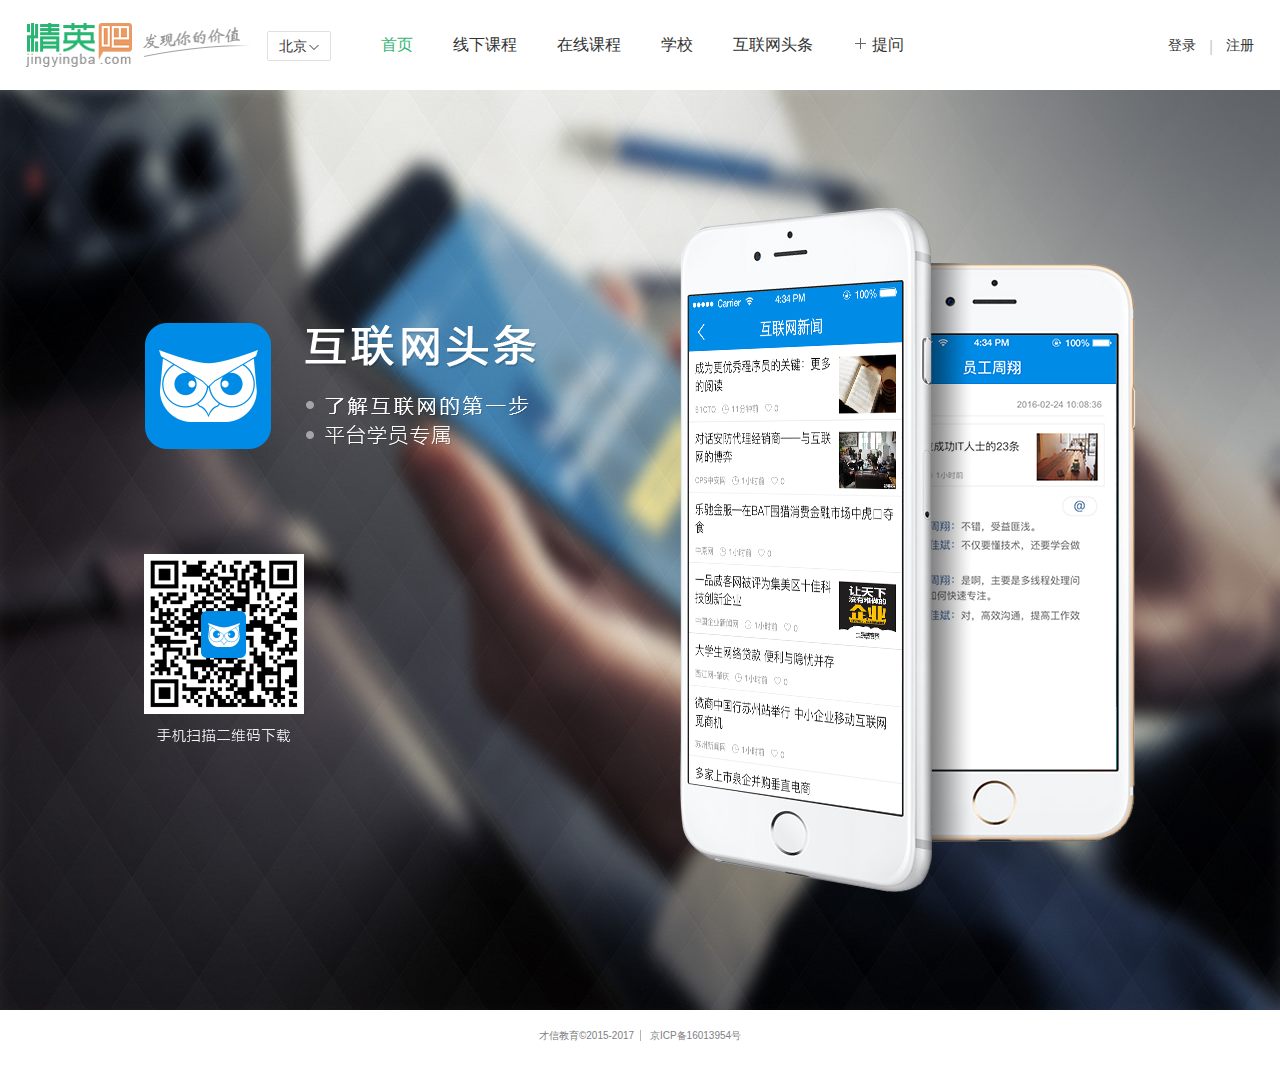
<file: html/Navbar/new/new.html>
<!DOCTYPE html>
<html>
	<head>
		<meta charset="UTF-8">
		<title>新闻头条</title>
		<link rel="stylesheet" type="text/css" href="../../../css/public/reset.css"/>
		<link rel="stylesheet" type="text/css" href="../../../css/public/public.css"/>
		<link rel="stylesheet" type="text/css" href="../../../css/new.css"/>
	</head>
	<body>
<!-- 头部的导航区域：-->
	<div class="header-wrap">
		<div class="header-inner clearfix">
			<!-- 图标logo： -->
			<div class="logo-wrap">
				<a href="javascript:void(0)" class="logo-icon"><img src="../../../img/public/logo-icon.png"></a>
				<span class="icon-font"><img src="../../../img/public/logo-font.png"></span>
			</div>
			<!-- 位置： -->
			<div class="geo-location">
				<a href="javascript:void(0)" class="cur-location">北京</a>
				<ul class="city-list-wrap city-list-show-hide clearfix">
					<li>
						<a href="javascript:void(0)">
							<img src="../../../img/index/city1.png" alt="">
							<em>北京</em>
						</a>
					</li>
					<li class="middle">
						<a href="javascript:void(0)">
							<img src="../../../img/index/city2.png" alt="">
							<em>大连</em>
						</a>
					</li>
					<li>
						<a href="javascript:void(0)">
							<img src="../../../img/index/city3.png" alt="">
							<em>郑州</em>
						</a>
					</li>
					<li>
						<a href="javascript:void(0)">
							<img src="../../../img/index/city4.png" alt="">
							<em>上海</em>
						</a>
					</li>
					<li class="middle">
						<a href="javascript:void(0)">
							<img src="../../../img/index/city5.png" alt="">
							<em>广州</em>
						</a>
					</li>
					<li>
						<a href="javascript:void(0)">
							<img src="../../../img/index/city6.png" alt="">
							<em>西安</em>
						</a>
					</li>
					<li>
						<a href="javascript:void(0)">
							<img src="../../../img/index/city7.png" alt="">
							<em>武汉</em>
						</a>
					</li>
				</ul>
			</div>
			<!-- 功能按键： -->
			<ul class="action-list-wrap clearfix">
				<li>
					<a href="../../../index.html" class="clickActiveColor">首页</a>
				</li>
				<li>
					<a href="http://172.16.14.16/jingyingba/html/Navbar/Courselist/Courselist.html">线下课程</a>
				</li>
				<li>
					<a href="../../course-list/course-list.html">在线课程</a>
				</li>
				<li>
					<a href="../School/School.html">学校</a>
				</li>
				<li>
					<a href="new.html">互联网头条</a>
				</li>
				<li>
					<a href="../question/question.html"><span class="add-icon"></span>&nbsp;提问</a>
				</li>
			</ul>
			<!-- 登录和注册: -->
			<p class="login-wrap">
				<a href="http://172.16.14.16/jingyingba/html/login/login.php?id=0">登录</a>
				<span>&#124;</span>
				<a href="http://172.16.14.16/jingyingba/html/login/login.php?id=1">注册</a>
			</p>
		</div>
	</div>		
<!--中间主体内容-->
	<div class="mainContent">
		<img src="../../../img/headlines_bg.jpg"/>
		<div class="news">
			<img src="../../../img/News.png"/>			
		</div>
	</div>
	<address>
		<a href="javascript:void(0)">才信教育©2015-2017</a>
		<a href="javascript:void(0)">京ICP备16013954号</a>
	</address>	
	<script src="../../../js/public/jquery.min.js"></script>
	<script src="../../../js/public/publicIndex.js" type="text/javascript" charset="utf-8"></script>
	</body>
</html>
</file>
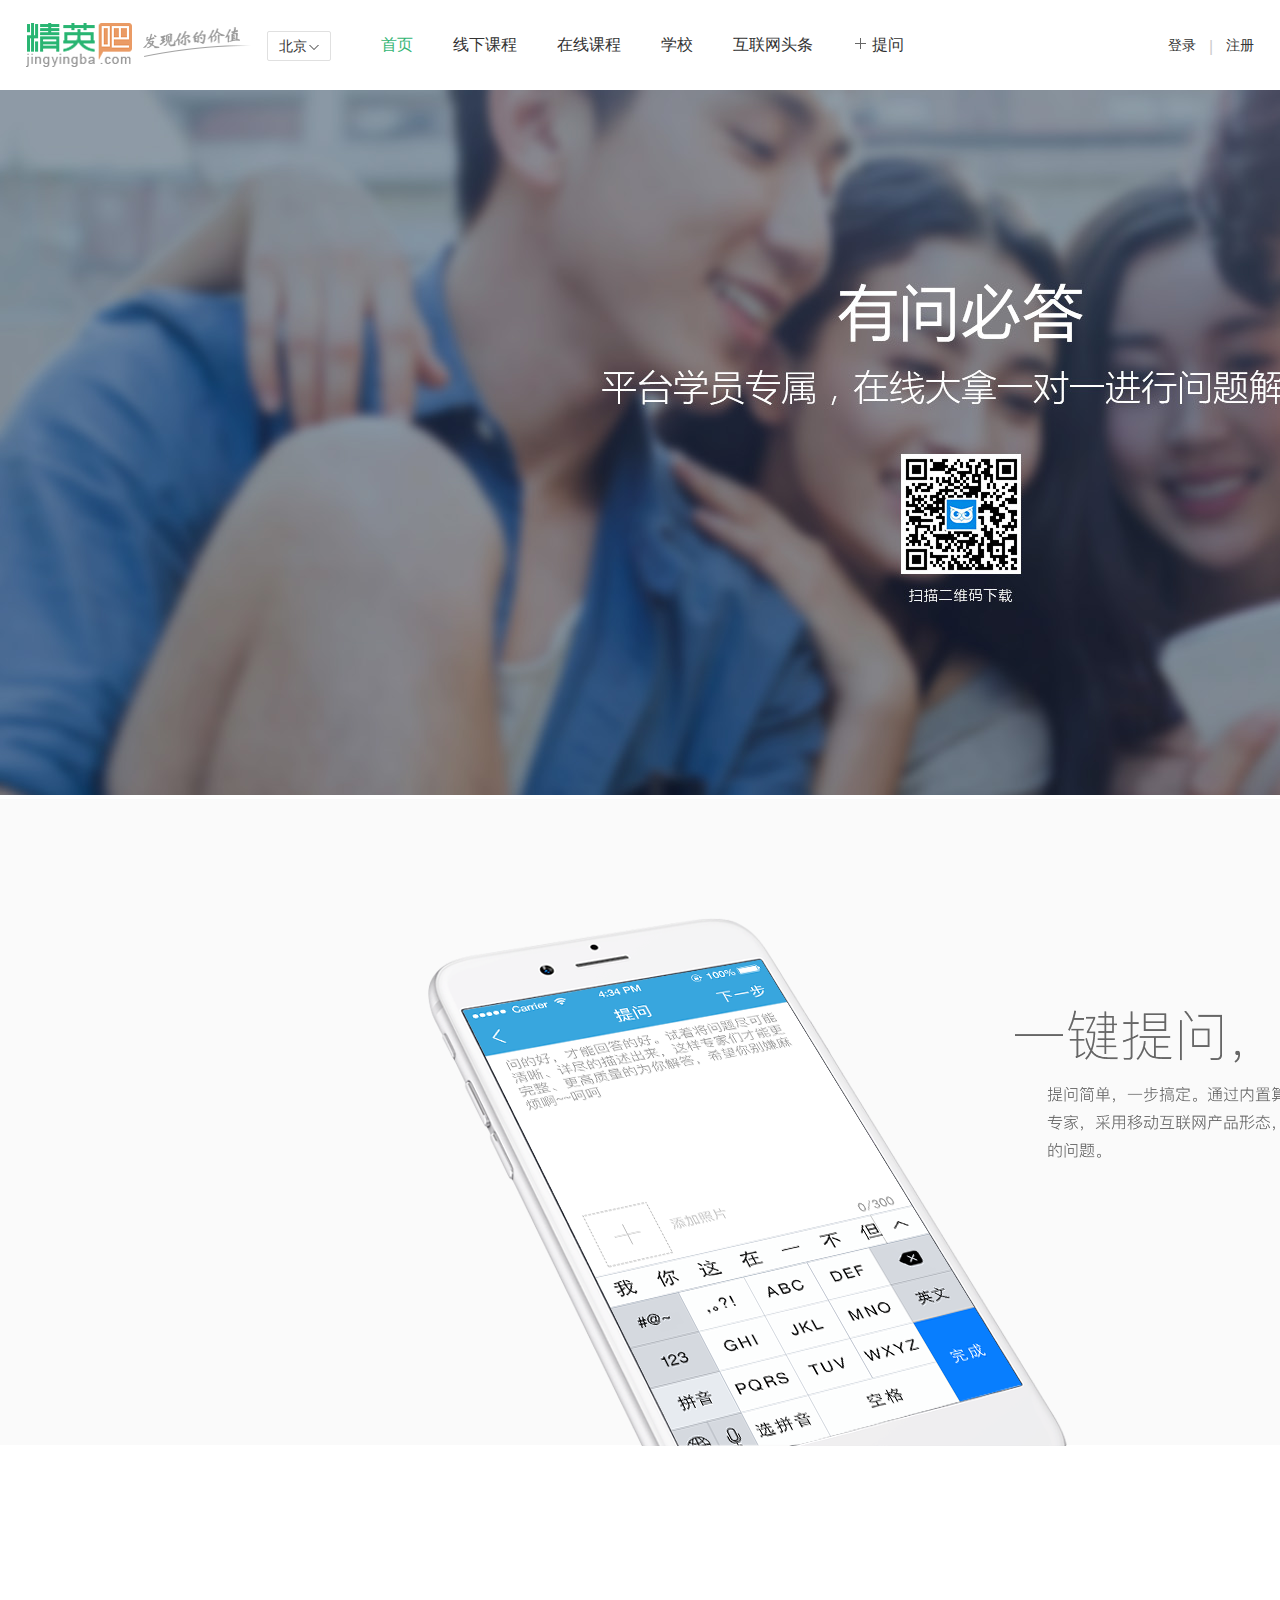
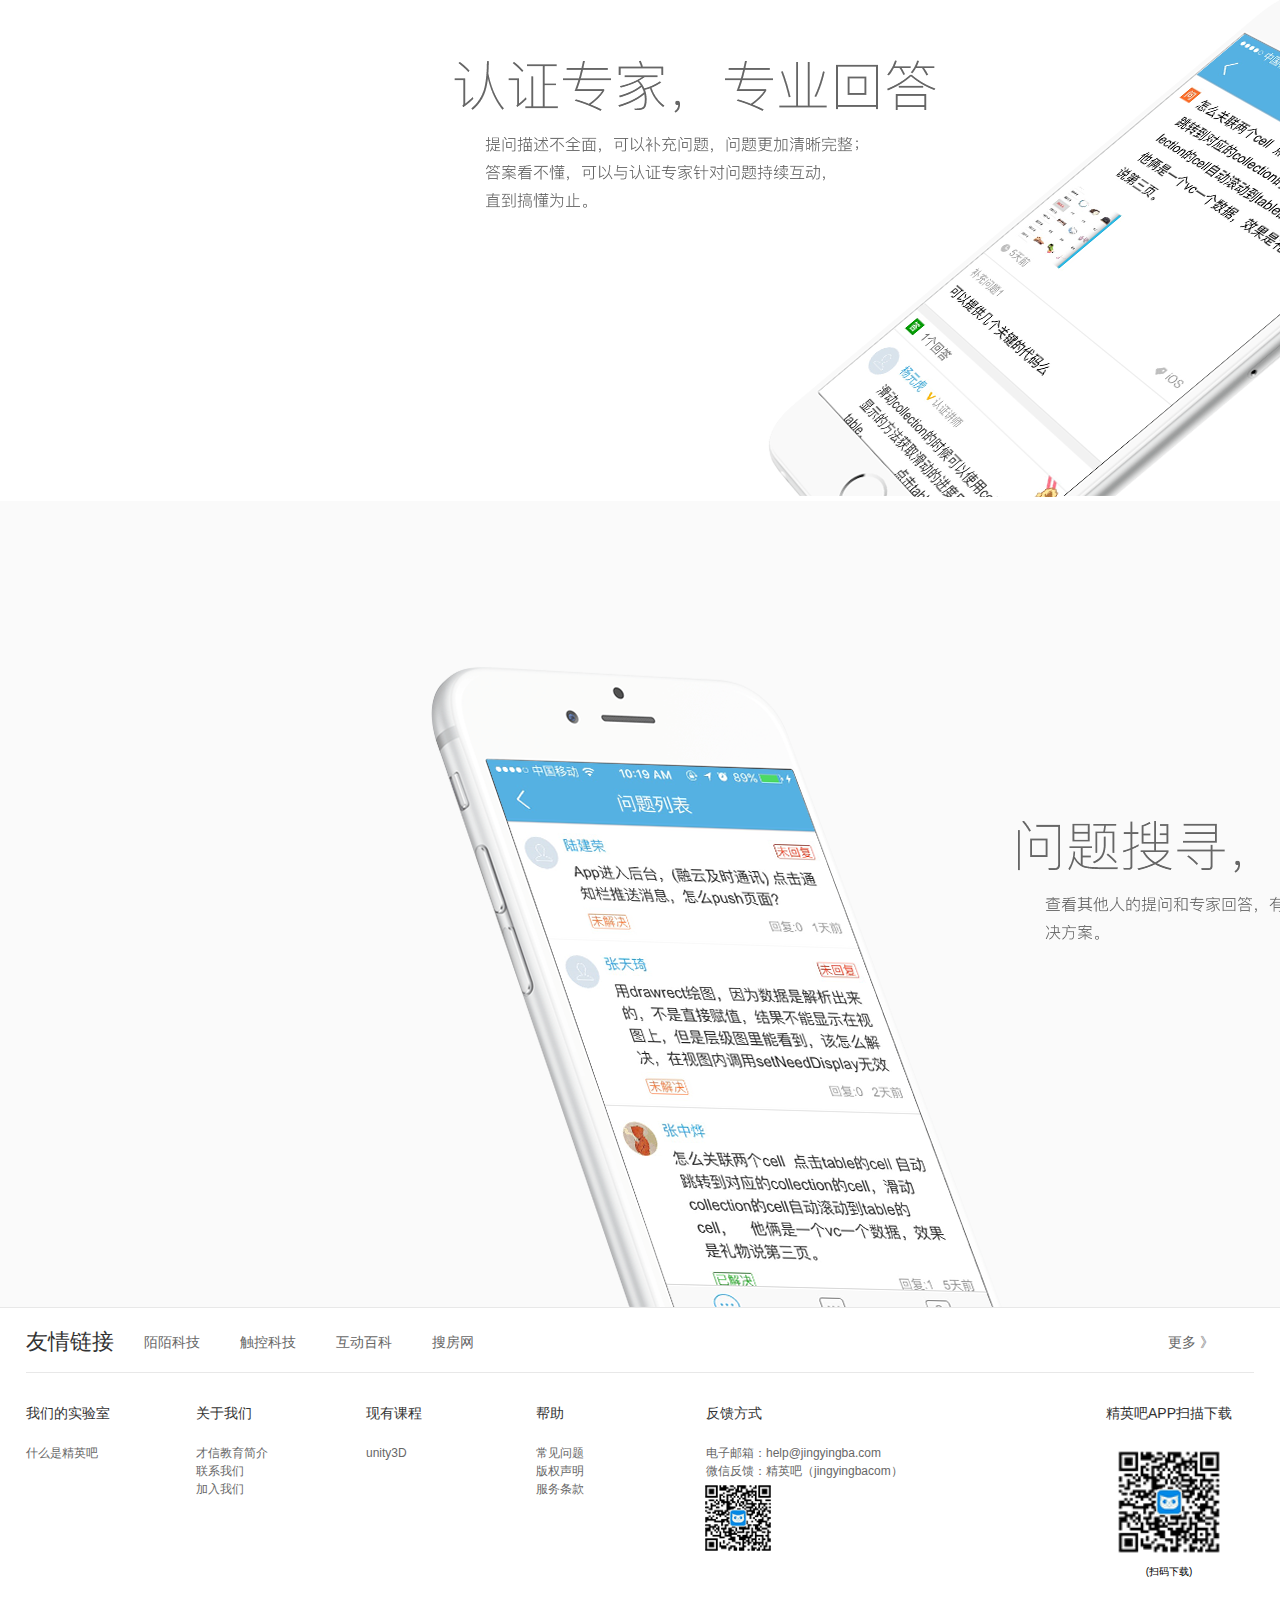
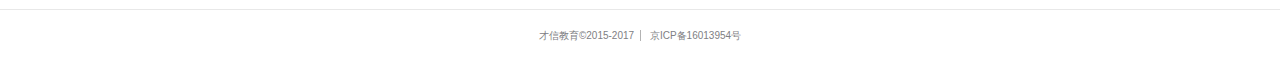
<file: html/Navbar/question/question.html>
<!DOCTYPE html>
<html>
	<head>
		<meta charset="UTF-8">
		<title></title>
		<link rel="stylesheet" type="text/css" href="../../../css/public/reset.css"/>
		<link rel="stylesheet" type="text/css" href="../../../css/public/public.css"/>
		<style>
			.mainContent{
				text-align: center;
			}
		</style>
	</head>
	<body>
<!-- 头部的导航区域：-->
	<div class="header-wrap">
		<div class="header-inner clearfix">
			<!-- 图标logo： -->
			<div class="logo-wrap">
				<a href="javascript:void(0)" class="logo-icon"><img src="../../../img/public/logo-icon.png"></a>
				<span class="icon-font"><img src="../../../img/public/logo-font.png"></span>
			</div>
			<!-- 位置： -->
			<div class="geo-location">
				<a href="javascript:void(0)" class="cur-location">北京</a>
				<ul class="city-list-wrap city-list-show-hide clearfix">
					<li>
						<a href="javascript:void(0)">
							<img src="../../../img/index/city1.png" alt="">
							<em>北京</em>
						</a>
					</li>
					<li class="middle">
						<a href="javascript:void(0)">
							<img src="../../../img/index/city2.png" alt="">
							<em>大连</em>
						</a>
					</li>
					<li>
						<a href="javascript:void(0)">
							<img src="../../../img/index/city3.png" alt="">
							<em>郑州</em>
						</a>
					</li>
					<li>
						<a href="javascript:void(0)">
							<img src="../../../img/index/city4.png" alt="">
							<em>上海</em>
						</a>
					</li>
					<li class="middle">
						<a href="javascript:void(0)">
							<img src="../../../img/index/city5.png" alt="">
							<em>广州</em>
						</a>
					</li>
					<li>
						<a href="javascript:void(0)">
							<img src="../../../img/index/city6.png" alt="">
							<em>西安</em>
						</a>
					</li>
					<li>
						<a href="javascript:void(0)">
							<img src="../../../img/index/city7.png" alt="">
							<em>武汉</em>
						</a>
					</li>
				</ul>
			</div>
			<!-- 功能按键： -->
			<ul class="action-list-wrap clearfix">
				<li>
					<a href="../../../index.html" class="clickActiveColor">首页</a>
				</li>
				<li>
					<a href="http://172.16.14.16/jingyingba/html/Navbar/Courselist/Courselist.html">线下课程</a>
				</li>
				<li>
					<a href="../../course-list/course-list.html">在线课程</a>
				</li>
				<li>
					<a href="../School/School.html">学校</a>
				</li>
				<li>
					<a href="../new/new.html">互联网头条</a>
				</li>
				<li>
					<a href="question.html"><span class="add-icon"></span>&nbsp;提问</a>
				</li>
			</ul>
			<!-- 登录和注册: -->
			<p class="login-wrap">
				<a href="http://172.16.14.16/jingyingba/html/login/login.php?id=0">登录</a>
				<span>&#124;</span>
				<a href="http://172.16.14.16/jingyingba/html/login/login.php?id=1">注册</a>
			</p>
		</div>
	</div>		
	<div class="mainContent">
		<img src="../../../img/questions1.jpg"/>
		<img src="../../../img/questions2.png"/>
		<img src="../../../img/questions3.png"/>
		<img src="../../../img/questions4.png"/>
	</div>
	<!-- 底部的footer部分： -->
	<div class="footer-wrap">
		<div class="footer">
			<ul class="link-wrap clearfix">
				<li class="link-title">友情链接</li>
				<li class="friend-link"><a href="javascript:void(0)">陌陌科技</a></li>
				<li class="friend-link"><a href="javascript:void(0)">触控科技</a></li>
				<li class="friend-link"><a href="javascript:void(0)">互动百科</a></li>
				<li class="friend-link"><a href="javascript:void(0)">搜房网</a></li>
				<li class="friend-link more-link"><a href="html/link/link.html">更多&nbsp;》</a></li>
			</ul>
			<div class="footer-bottom clearfix">
				<ul class="we-test-room">
					<li>我们的实验室</li>
					<li><a href="javascript:void(0)">什么是精英吧</a></li>
				</ul>
				<ul class="about-we">
					<li>关于我们</li>
					<li><a href="javascript:void(0)">才信教育简介</a></li>
					<li><a href="javascript:void(0)">联系我们</a></li>
					<li><a href="javascript:void(0)">加入我们</a></li>
				</ul>
				<ul class="now-course">
					<li>现有课程</li>
					<li><a href="javascript:void(0)">unity3D</a></li>
				</ul>
				<ul class="help-list">
					<li>帮助</li>
					<li><a href="javascript:void(0)">常见问题</a></li>
					<li><a href="javascript:void(0)">版权声明</a></li>
					<li><a href="javascript:void(0)">服务条款</a></li>
				</ul>
				<ul class="contact-way">
					<li>反馈方式</li>
					<li><a href="javascript:void(0)">电子邮箱：help@jingyingba.com</a></li>
					<li><a href="javascript:void(0)">微信反馈：精英吧（jingyingbacom）</a></li>
					<li><img src="../../../img/index/code-2d.png"></li>
				</ul>
				<ul class="app-download">
					<li>精英吧APP扫描下载</li>
					<li><img src="../../../img/index/code-2d.png"></li>
					<li>(扫码下载)</li>
				</ul>
			</div>
		</div>
	</div>
	<!-- 最底部的信息: -->
	<address>
		<a href="javascript:void(0)">才信教育©2015-2017</a>
		<a href="javascript:void(0)">京ICP备16013954号</a>
	</address>	
	<script src="../../../js/public/jquery.min.js"></script>
	<script src="../../../js/public/publicIndex.js"></script>
	</body>
</html>
</file>
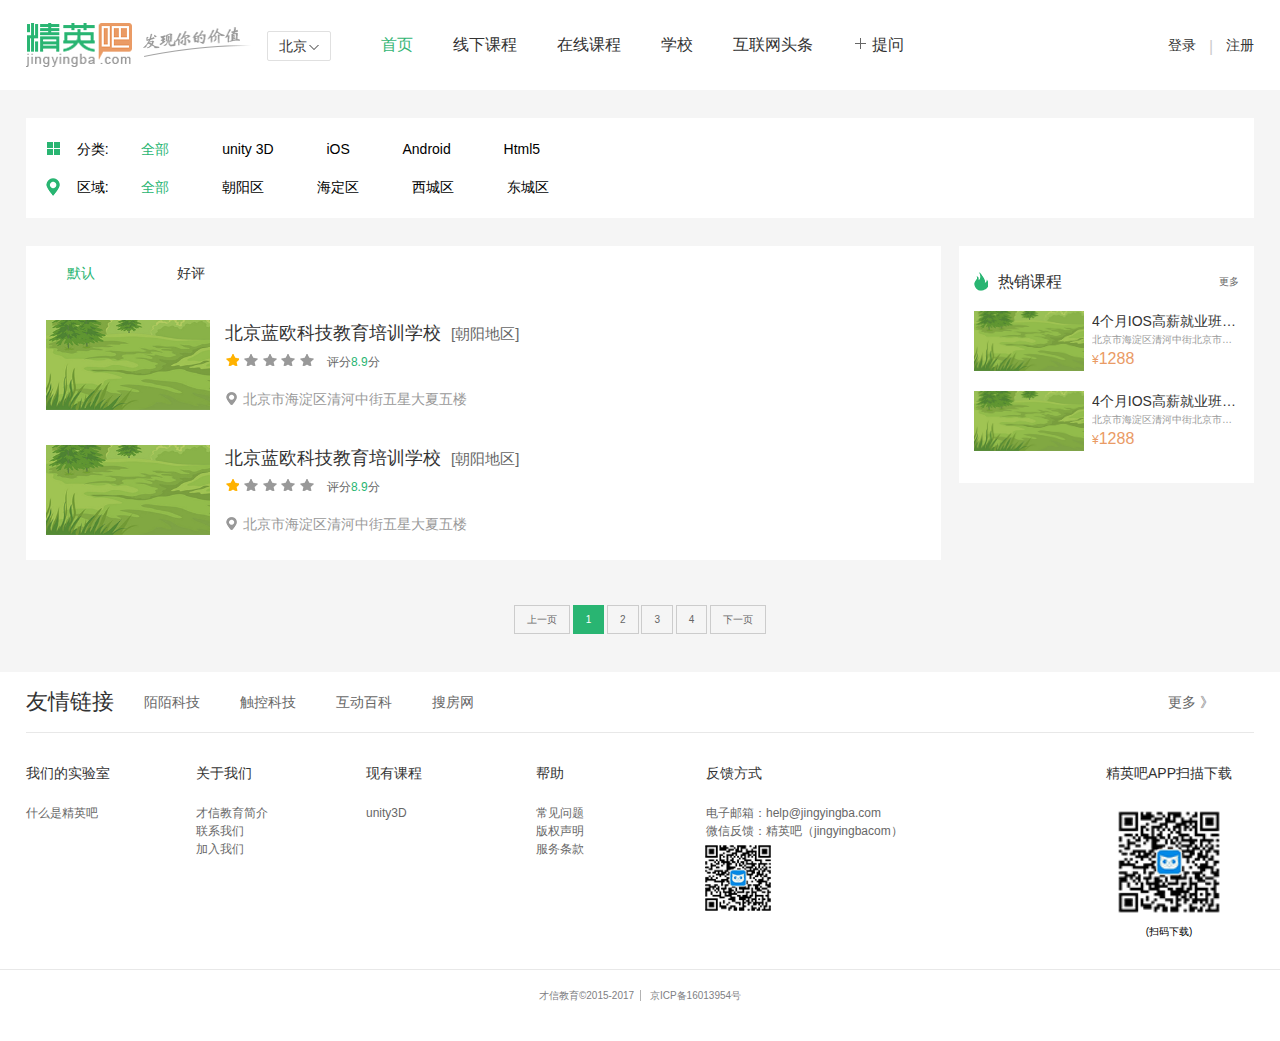
<file: html/Navbar/School/School.html>
<!doctype html>
<html lang="en">
<head>
	<meta charset="UTF-8" />
	<title>Document</title>
	<link rel="stylesheet" href="../../../css/public/reset.css" />
	<link rel="stylesheet" type="text/css" href="../../../css/School.css"/>
	<link rel="stylesheet" type="text/css" href="../../../css/public/public.css"/>
</head>
<body>
<!-- 头部的导航区域：-->
	<div class="header-wrap">
		<div class="header-inner clearfix">
			<!-- 图标logo： -->
			<div class="logo-wrap">
				<a href="javascript:void(0)" class="logo-icon"><img src="../../../img/public/logo-icon.png"></a>
				<span class="icon-font"><img src="../../../img/public/logo-font.png"></span>
			</div>
			<!-- 位置： -->
			<div class="geo-location">
				<a href="javascript:void(0)" class="cur-location">北京</a>
				<ul class="city-list-wrap city-list-show-hide clearfix">
					<li>
						<a href="javascript:void(0)">
							<img src="../../../img/index/city1.png" alt="">
							<em>北京</em>
						</a>
					</li>
					<li class="middle">
						<a href="javascript:void(0)">
							<img src="../../../img/index/city2.png" alt="">
							<em>大连</em>
						</a>
					</li>
					<li>
						<a href="javascript:void(0)">
							<img src="../../../img/index/city3.png" alt="">
							<em>郑州</em>
						</a>
					</li>
					<li>
						<a href="javascript:void(0)">
							<img src="../../../img/index/city4.png" alt="">
							<em>上海</em>
						</a>
					</li>
					<li class="middle">
						<a href="javascript:void(0)">
							<img src="../../../img/index/city5.png" alt="">
							<em>广州</em>
						</a>
					</li>
					<li>
						<a href="javascript:void(0)">
							<img src="../../../img/index/city6.png" alt="">
							<em>西安</em>
						</a>
					</li>
					<li>
						<a href="javascript:void(0)">
							<img src="../../../img/index/city7.png" alt="">
							<em>武汉</em>
						</a>
					</li>
				</ul>
			</div>
			<!-- 功能按键： -->
			<ul class="action-list-wrap clearfix">
				<li>
					<a href="../../../index.html" class="clickActiveColor">首页</a>
				</li>
				<li>
					<a href="http://172.16.14.16/jingyingba/html/Navbar/Courselist/Courselist.html">线下课程</a>
				</li>
				<li>
					<a href="../../course-list/course-list.html">在线课程</a>
				</li>
				<li>
					<a href="javascript:void(0)">学校</a>
				</li>
				<li>
					<a href="../new/new.html">互联网头条</a>
				</li>
				<li>
					<a href="../question/question.html"><span class="add-icon"></span>&nbsp;提问</a>
				</li>
			</ul>
			<!-- 登录和注册: -->
			<p class="login-wrap">
				<a href="http://172.16.14.16/jingyingba/html/login/login.php?id=0">登录</a>
				<span>&#124;</span>
				<a href="http://172.16.14.16/jingyingba/html/login/login.php?id=1">注册</a>
			</p>
		</div>
	</div>	
	<!--主体内容-->
	<div class="mainContent">
		<div class="courseClass">
			<p class="subject">
				<em></em>
				<span>分类:</span>
				<a href="javascript:void(0)" class="all">全部</a>
				<a href="javascript:void(0)">unity 3D</a>					
				<a href="javascript:void(0)">iOS</a>
				<a href="javascript:void(0)">Android</a>
				<a href="javascript:void(0)">Html5</a>			
			</p>
			<p class="area">
				<em></em>
				<span>区域:</span>
				<a href="javascript:void(0)" class="all">全部</a>
				<a href="javascript:void(0)">朝阳区</a>					
				<a href="javascript:void(0)">海定区</a>
				<a href="javascript:void(0)">西城区</a>
				<a href="javascript:void(0)">东城区</a>				
			</p>			
		</div>
		<div class="school_list clearfix">

			<div class="left">
				<div class="bar"></div>
			    <ul class="feture clearfix">
			    		<li><a href="javascript:void(0)" class="active">默认</a></li>
			    		<li><a href="javascript:void(0)">好评</a></li>
			    </ul> 
			    <ul class="school_details">
			    		<li class="clearfix">
			    			<a href="./SchoolDetails/SchoolDetails.html" class="clearfix">
			    				<img src="../../../img/coures.png" alt="" />
			    				<dl>
			    					<dt>北京蓝欧科技教育培训学校&nbsp;&nbsp;<span>[朝阳地区]</span></dt>
			    					<dd>
									<label for="" class="star"></label>
									<label for=""></label>
									<label for=""></label>
									<label for=""></label>
									<label for=""></label>
			    						<span>评分<em>8.9</em>分</span>
			    					</dd>
			    					<dd>北京市海淀区清河中街五星大夏五楼</dd>
			    				</dl>
			    			</a>
			    		</li>
			    		<li class="clearfix">
			    			<a href="./SchoolDetails/SchoolDetails.html" class="clearfix">
			    				<img src="../../../img/coures.png" alt="" />
			    				<dl>
			    					<dt>北京蓝欧科技教育培训学校&nbsp;&nbsp;<span>[朝阳地区]</span></dt>
			    					<dd>
									<label for="" class="star"></label>
									<label for=""></label>
									<label for=""></label>
									<label for=""></label>
									<label for=""></label>
			    						<span>评分<em>8.9</em>分</span>
			    					</dd>
			    					<dd>北京市海淀区清河中街五星大夏五楼</dd>
			    				</dl>
			    			</a>
			    		</li>			    		
			    </ul>
			</div>
			<div class="right">
				<div class="title clearfix">
					<span>热销课程</span>
					<a href="javascript:void(0)">更多</a>
				</div>
				<ul>
					<li>
						<a href="javascript:void(0)" class="clearfix">
							<img src="../../../img/coures.png" alt="" />
							<dl>
								<dt>4个月IOS高薪就业班4个月IOS高薪就业班</dt>
								<dd>北京市海淀区清河中街北京市海淀区清河中街北京市海淀区清河中街</dd>
								<dd class="last"><em>&yen;</em>1288</dd>
							</dl>
						</a>
					</li>
					<li>
						<a href="javascript:void(0)" class="clearfix">
							<img src="../../../img/coures.png" alt="" />
							<dl>
								<dt>4个月IOS高薪就业班4个月IOS高薪就业班</dt>
								<dd>北京市海淀区清河中街北京市海淀区清河中街北京市海淀区清河中街</dd>
								<dd class="last"><em>&yen;</em>1288</dd>
							</dl>
						</a>
					</li>					
				</ul>
			</div>	
		</div>		
		<div class="pagination">
				<a href="javascript:void(0)">上一页</a>
				<a href="javascript:void(0)" class="active">1</a>
				<a href="javascript:void(0)">2</a>
				<a href="javascript:void(0)">3</a>
				<a href="javascript:void(0)">4</a>
				<a href="javascript:void(0)">下一页</a>
		</div>	
	</div>	
	<!-- 底部的footer部分： -->
	<div class="footer-wrap">
		<div class="footer">
			<ul class="link-wrap clearfix">
				<li class="link-title">友情链接</li>
				<li class="friend-link"><a href="javascript:void(0)">陌陌科技</a></li>
				<li class="friend-link"><a href="javascript:void(0)">触控科技</a></li>
				<li class="friend-link"><a href="javascript:void(0)">互动百科</a></li>
				<li class="friend-link"><a href="javascript:void(0)">搜房网</a></li>
				<li class="friend-link more-link"><a href="html/link/link.html">更多&nbsp;》</a></li>
			</ul>
			<div class="footer-bottom clearfix">
				<ul class="we-test-room">
					<li>我们的实验室</li>
					<li><a href="javascript:void(0)">什么是精英吧</a></li>
				</ul>
				<ul class="about-we">
					<li>关于我们</li>
					<li><a href="javascript:void(0)">才信教育简介</a></li>
					<li><a href="javascript:void(0)">联系我们</a></li>
					<li><a href="javascript:void(0)">加入我们</a></li>
				</ul>
				<ul class="now-course">
					<li>现有课程</li>
					<li><a href="javascript:void(0)">unity3D</a></li>
				</ul>
				<ul class="help-list">
					<li>帮助</li>
					<li><a href="javascript:void(0)">常见问题</a></li>
					<li><a href="javascript:void(0)">版权声明</a></li>
					<li><a href="javascript:void(0)">服务条款</a></li>
				</ul>
				<ul class="contact-way">
					<li>反馈方式</li>
					<li><a href="javascript:void(0)">电子邮箱：help@jingyingba.com</a></li>
					<li><a href="javascript:void(0)">微信反馈：精英吧（jingyingbacom）</a></li>
					<li><img src="../../../img/index/code-2d.png"></li>
				</ul>
				<ul class="app-download">
					<li>精英吧APP扫描下载</li>
					<li><img src="../../../img/index/code-2d.png"></li>
					<li>(扫码下载)</li>
				</ul>
			</div>
		</div>
	</div>
	<!-- 最底部的信息: -->
	<address>
		<a href="javascript:void(0)">才信教育©2015-2017</a>
		<a href="javascript:void(0)">京ICP备16013954号</a>
	</address>	
<script src="../../../js/public/jquery.min.js" type="text/javascript" charset="utf-8"></script>	
<script type="text/javascript" src="../../../js/public/publicIndex.js" ></script>	
</body>
</html>
</file>
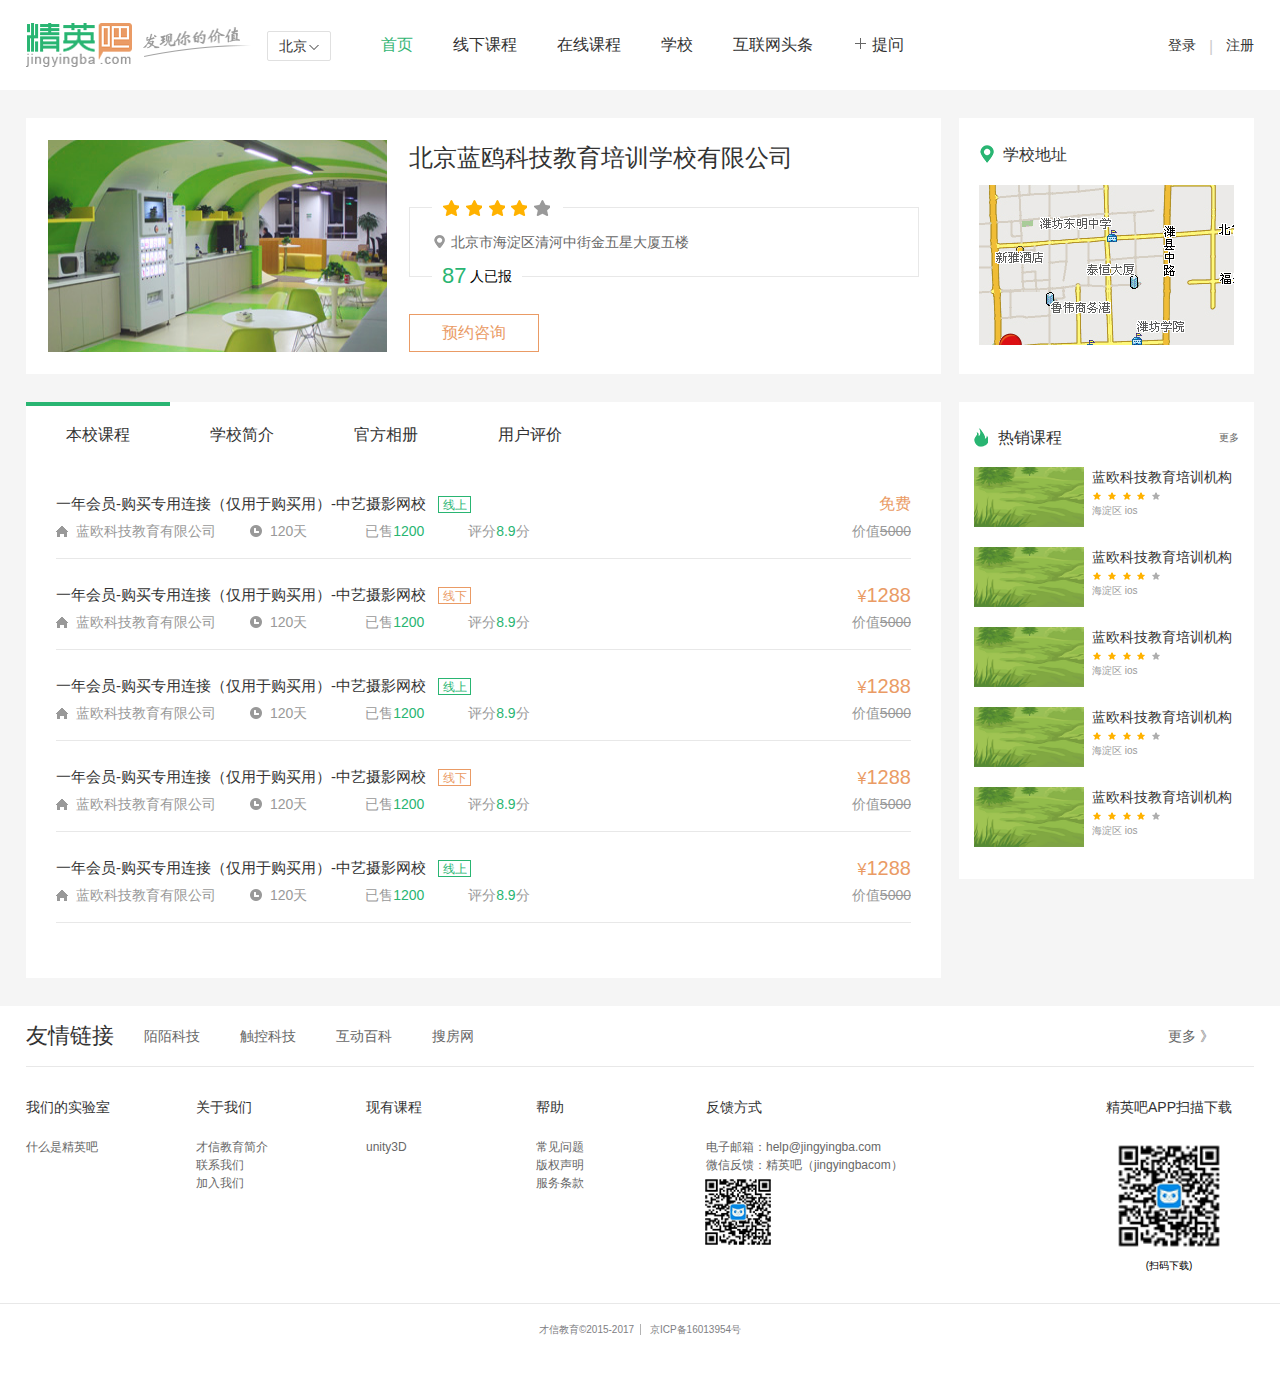
<file: html/Navbar/School/SchoolDetails/SchoolDetails.html>
<!DOCTYPE html>
<html>
	<head>
		<meta charset="UTF-8">
		<title>学校详情</title>
		<link rel="stylesheet" type="text/css" href="../../../../css/public/reset.css"/>
		<link rel="stylesheet" type="text/css" href="../../../../css/SchoolDetails.css"/>
		<link rel="stylesheet" type="text/css" href="../../../../css/public/general.css"/>
		<link rel="stylesheet" type="text/css" href="../../../../css/public/public.css"/>
	</head>
	<body>
	<!-- 头部的导航区域：-->
	<div class="header-wrap">
		<div class="header-inner clearfix">
			<!-- 图标logo： -->
			<div class="logo-wrap">
				<a href="javascript:void(0)" class="logo-icon"><img src="../../../../img/public/logo-icon.png"></a>
				<span class="icon-font"><img src="../../../../img/public/logo-font.png"></span>
			</div>
			<!-- 位置： -->
			<div class="geo-location">
				<a href="javascript:void(0)" class="cur-location">北京</a>
				<ul class="city-list-wrap city-list-show-hide clearfix">
					<li>
						<a href="javascript:void(0)">
							<img src="../../../../img/index/city1.png" alt="">
							<em>北京</em>
						</a>
					</li>
					<li class="middle">
						<a href="javascript:void(0)">
							<img src="../../../../img/index/city2.png" alt="">
							<em>大连</em>
						</a>
					</li>
					<li>
						<a href="javascript:void(0)">
							<img src="../../../../img/index/city3.png" alt="">
							<em>郑州</em>
						</a>
					</li>
					<li>
						<a href="javascript:void(0)">
							<img src="../../../../img/index/city4.png" alt="">
							<em>上海</em>
						</a>
					</li>
					<li class="middle">
						<a href="javascript:void(0)">
							<img src="../../../../img/index/city5.png" alt="">
							<em>广州</em>
						</a>
					</li>
					<li>
						<a href="javascript:void(0)">
							<img src="../../../../img/index/city6.png" alt="">
							<em>西安</em>
						</a>
					</li>
					<li>
						<a href="javascript:void(0)">
							<img src="../../../../img/index/city7.png" alt="">
							<em>武汉</em>
						</a>
					</li>
				</ul>
			</div>
			<!-- 功能按键： -->
			<ul class="action-list-wrap clearfix">
				<li>
					<a href="../../../../index.html" class="clickActiveColor">首页</a>
				</li>
				<li>
					<a href="../../Courselist/Courselist.html">线下课程</a>
				</li>
				<li>
					<a href="../../../course-list/course-list.html">在线课程</a>
				</li>
				<li>
					<a href="../School.html">学校</a>
				</li>
				<li>
					<a href="../../new/new.html">互联网头条</a>
				</li>
				<li>
					<a href="../../question/question.html"><span class="add-icon"></span>&nbsp;提问</a>
				</li>
			</ul>
			<!-- 登录和注册: -->
			<p class="login-wrap">
				<a href="http://172.16.14.16/jingyingba/html/login/login.php?id=0">登录</a>
				<span>&#124;</span>
				<a href="http://172.16.14.16/jingyingba/html/login/login.php?id=1">注册</a>
			</p>
		</div>
	</div>			
	<!--中间内容部分-->
	<div class="wrap">
			<div class="Content clearfix">
				<div class="left">
					<div class="shcoolInfo clearfix">
						<a href="javascript:void(0)">
							<img src="../../../../img/schoolPic.png" alt="" />
						</a>
						<dl>
							<dt>北京蓝鸥科技教育培训学校有限公司</dt>
							<dd class="info">
								<span>
									<label for="" class="active"></label>
									<label for="" class="active"></label>
									<label for="" class="active"></label>
									<label for="" class="active"></label>
									<label for="" ></label>
								</span>
								<p>北京市海淀区清河中街金五星大厦五楼</p>
								<div>
									<em>87</em>
									人已报
								</div>
							</dd>
							<dd class="alert">预约咨询</dd>
						</dl>
					</div>
					<div class="school_intorduct">
						<div class="bar"></div>
						<ul class="nav clearfix">
							<li>本校课程</li>
							<li>学校简介</li>
							<li>官方相册</li>
							<li>用户评价</li>
						</ul>
						<!--本校课程问题所在-->
						<ul class="details">
							<li>
								<a href="#">一年会员-购买专用连接（仅用于购买用）-中艺摄影网校<span>线上</span><em class="free">免费</em></a>
								<p class="clearfix">
									<span class="name">蓝欧科技教育有限公司</span>
									<span class="day">120天</span>
									<span>已售<em>1200</em></span>
									<span>评分<em>8.9</em>分</span>
									<span class="value">价值<s>5000</s></span>
								</p>
							</li>
							<!--重复部分-->
							<li>
								<a href="#">一年会员-购买专用连接（仅用于购买用）-中艺摄影网校<span class="offline">线下</span><em class=""><i class="free">&yen;</i>1288</em></a>
								<p class="clearfix">
									<span class="name">蓝欧科技教育有限公司</span>
									<span class="day">120天</span>
									<span>已售<em>1200</em></span>
									<span>评分<em>8.9</em>分</span>
									<span class="value">价值<s>5000</s></span>
								</p>
							</li>	
							<li>
								<a href="#">一年会员-购买专用连接（仅用于购买用）-中艺摄影网校<span>线上</span><em class=""><i class="free">&yen;</i>1288</em></em></a>
								<p class="clearfix">
									<span class="name">蓝欧科技教育有限公司</span>
									<span class="day">120天</span>
									<span>已售<em>1200</em></span>
									<span>评分<em>8.9</em>分</span>
									<span class="value">价值<s>5000</s></span>
								</p>
							</li>
							<li>
								<a href="#">一年会员-购买专用连接（仅用于购买用）-中艺摄影网校<span class="offline" >线下</span><em class=""><i class="free">&yen;</i>1288</em></em></a>
								<p class="clearfix">
									<span class="name">蓝欧科技教育有限公司</span>
									<span class="day">120天</span>
									<span>已售<em>1200</em></span>
									<span>评分<em>8.9</em>分</span>
									<span class="value">价值<s>5000</s></span>
								</p>
							</li>
							<li>
								<a href="#">一年会员-购买专用连接（仅用于购买用）-中艺摄影网校<span>线上</span><em class=""><i class="free">&yen;</i>1288</em></em></a>
								<p class="clearfix">
									<span class="name">蓝欧科技教育有限公司</span>
									<span class="day">120天</span>
									<span>已售<em>1200</em></span>
									<span>评分<em>8.9</em>分</span>
									<span class="value">价值<s>5000</s></span>
								</p>
							</li>
							<!--重复部分结束-->
						</ul>
						<!-- IE8下没问题************* -->
						<!--学校简介-->
						<div class="article introduct">
							<h3>蓝鸥科技教育有限公司简介</h3>
							<p>蓝鸥是一家集产、学、研为一体的综合性移动互联网研发培训机构，致力于iOS开发、Unity3D游戏开发、Android开发和HTML5前端开发等软件人才的培养。蓝鸥强大的师资阵容，纯净的教育理念，严格的管理制度，使其成为了美国苹果公司AATC认证官方授权培训中心、Unity官方授权培训中心，也是目前国内仅有的一家”两大官方授权于一身“的移动互联网培训企业。2012年10月18日，刘辉、李静波、崔亚允，中国移动互联网开发行业的三位领军人物，强强联手，倾力打造了蓝鸥。“三巨头”（开发、技术、教学）护航蓝鸥一路向前，经过短短的三年，蓝鸥已拥有在职员工400多人，学员上万人，在全国共拥有8家实训中心、2家中心直属分院和1家项目研发基地，分别是：北京实训中心、上海实训中心、广州实训中心、大连实训中心、郑州实训中心、西安实训中心、武汉实训中心、成都实训中心、北京中心直属分院（石家庄）、大连中心直属分院（哈尔滨）和上海项目研发基地。</p>
							<p>蓝鸥是一家集产、学、研为一体的综合性移动互联网研发培训机构，致力于iOS开发、Unity3D游戏开发、Android开发和HTML5前端开发等软件人才的培养。蓝鸥强大的师资阵容，纯净的教育理念，严格的管理制度，使其成为了美国苹果公司AATC认证官方授权培训中心、Unity官方授权培训中心，也是目前国内仅有的一家”两大官方授权于一身“的移动互联网培训企业。2012年10月18日，刘辉、李静波、崔亚允，中国移动互联网开发行业的三位领军人物，强强联手，倾力打造了蓝鸥。“三巨头”（开发、技术、教学）护航蓝鸥一路向前，经过中国移动互联网开发行业的三位领军人物，强强联手，倾力打造了蓝鸥。</p>
						</div>
						<!--学校相册-->
						<div class="figure clearfix">
							<img src="../../../../img/coures.png" alt="" />
							<img src="../../../../img/coures.png" alt="" />
							<img src="../../../../img/coures.png" alt="" />
							<img src="../../../../img/coures.png" alt="" class="last" />
							<img src="../../../../img/coures.png" alt="" />
							<img src="../../../../img/coures.png" alt="" />
							<img src="../../../../img/coures.png" alt="" />
							<img src="../../../../img/coures.png" alt="" class="last"/>	
							<img src="../../../../img/coures.png" alt="" />
							<img src="../../../../img/coures.png" alt="" />
							<img src="../../../../img/coures.png" alt="" />
							<img src="../../../../img/coures.png" alt="" class="last"/>							
						</div>
						<!--学校评价-->
						<div class="access tab">
							<div class="accessDetail clearfix">
								<div class="left">
							<span>4.0</span>
							<div class="star">
								<label class="active"></label>
								<label class="active"></label>
								<label class="active"></label>
								<label class="active"></label>
								<label class="last"></label>
							</div>
							<p>该课程供2人评论</p>
						</div>
								<div class="right">
							<ol>
								<li>
									<b>好评</b><span><i></i></span><em>0人</em>
								</li>
								<li>
									<b>好评</b><span><i></i></span><em>2人</em>
								</li>
								<li>
									<b>好评</b><span><i></i></span><em>0人</em>
								</li>
							</ol>
						</div>
						</div>
					<div class="inpression" data-index=2>
						<dl class="clearfix personal_impression">
							<dt>大家印象:</dt>
							<dd class="clearfix">
								<span>交通便利(323)</span>
								<span>学习气氛浓厚(1200)</span>
								<span>交通便利(323)</span>
								<span>学习气氛浓厚(1200)</span>
								<span>交通便利(323)</span>
								<span>学习气氛浓厚(1200)</span>
								<span>学习气氛浓厚(1200)</span>
								<span>交通便利(323)</span>
								<span class="active1">学习气氛浓厚(1200)</span>
								<span class="active1">交通便利(323)</span>
							</dd>
						</dl>
						<div>
							<h3>评价内容<span>(2)</span></h3>
							<dl>
								<dt class="clearfix">
									<span>
										<label for="" class="active"></label>
										<label for="" class="active"></label>
										<label for="" class="active"></label>
										<label for="" class="active"></label>
										<label for=""></label>
									</span>
									<i>孙**</i>
									<em>2016-7-23</em>
								</dt>
								<dd>不错</dd>
								<dt class="clearfix">
									<span>
										<label for="" class="active"></label>
										<label for="" class="active"></label>
										<label for="" class="active"></label>
										<label for="" class="active"></label>
										<label for=""></label>
									</span>
									<i>孙**</i>
									<em>2016-7-23</em>
								</dt>
								<dd>不错</dd>								
							</dl>
						</div>
					</div>
				</div>						
					</div>
				</div>
				<!-- IE8下没问题 -->
				<div class="right clearfix">
					<div class="address">
						<h3>学校地址</h3>
						<img src="../../../../img/schoolMap.png" alt="" />
					</div>
					<div class="wrap">
						<div class="title clearfix">
							<span>热销课程</span>
							<a href="javascript:void(0)">更多</a>
						</div>
						<ul>
							<li>
								<a href="javascript:void(0)" class="clearfix">
									<img src="../../../../img/coures.png" alt="" />
									<dl>
										<dt>蓝欧科技教育培训机构</dt>
										<dd>
											<label for="" class="star"></label>
											<label for="" class="star"></label>
											<label for="" class="star"></label>
											<label for="" class="star"></label>
											<label for="" ></label>
										</dd>
										<dd>海淀区 ios</dd>
									</dl>
								</a>
							</li>
							<!--重复部分-->
							<li>
								<a href="javascript:void(0)" class="clearfix">
									<img src="../../../../img/coures.png" alt="" />
									<dl>
										<dt>蓝欧科技教育培训机构</dt>
										<dd>
											<label for="" class="star"></label>
											<label for="" class="star"></label>
											<label for="" class="star"></label>
											<label for="" class="star"></label>
											<label for="" ></label>
										</dd>
										<dd>海淀区 ios</dd>
									</dl>
								</a>
							</li>
							<li>
								<a href="javascript:void(0)" class="clearfix">
									<img src="../../../../img/coures.png" alt="" />
									<dl>
										<dt>蓝欧科技教育培训机构</dt>
										<dd>
											<label for="" class="star"></label>
											<label for="" class="star"></label>
											<label for="" class="star"></label>
											<label for="" class="star"></label>
											<label for="" ></label>
										</dd>
										<dd>海淀区 ios</dd>
									</dl>
								</a>
							</li>
							<li>
								<a href="javascript:void(0)" class="clearfix">
									<img src="../../../../img/coures.png" alt="" />
									<dl>
										<dt>蓝欧科技教育培训机构</dt>
										<dd>
											<label for="" class="star"></label>
											<label for="" class="star"></label>
											<label for="" class="star"></label>
											<label for="" class="star"></label>
											<label for="" ></label>
										</dd>
										<dd>海淀区 ios</dd>
									</dl>
								</a>
							</li>
							<li>
								<a href="javascript:void(0)" class="clearfix">
									<img src="../../../../img/coures.png" alt="" />
									<dl>
										<dt>蓝欧科技教育培训机构</dt>
										<dd>
											<label for="" class="star"></label>
											<label for="" class="star"></label>
											<label for="" class="star"></label>
											<label for="" class="star"></label>
											<label for="" ></label>
										</dd>
										<dd>海淀区 ios</dd>
									</dl>
								</a>
							</li>	
							<!--重复部分-->
						</ul>
					</div>     	
				</div>
			</div>
		</div>
		<!--底部-->
	<div class="footer-wrap">
		<div class="footer">
			<ul class="link-wrap clearfix">
				<li class="link-title">友情链接</li>
				<li class="friend-link"><a href="javascript:void(0)">陌陌科技</a></li>
				<li class="friend-link"><a href="javascript:void(0)">触控科技</a></li>
				<li class="friend-link"><a href="javascript:void(0)">互动百科</a></li>
				<li class="friend-link"><a href="javascript:void(0)">搜房网</a></li>
				<li class="friend-link more-link"><a href="html/link/link.html">更多&nbsp;》</a></li>
			</ul>
			<div class="footer-bottom clearfix">
				<ul class="we-test-room">
					<li>我们的实验室</li>
					<li><a href="javascript:void(0)">什么是精英吧</a></li>
				</ul>
				<ul class="about-we">
					<li>关于我们</li>
					<li><a href="javascript:void(0)">才信教育简介</a></li>
					<li><a href="javascript:void(0)">联系我们</a></li>
					<li><a href="javascript:void(0)">加入我们</a></li>
				</ul>
				<ul class="now-course">
					<li>现有课程</li>
					<li><a href="javascript:void(0)">unity3D</a></li>
				</ul>
				<ul class="help-list">
					<li>帮助</li>
					<li><a href="javascript:void(0)">常见问题</a></li>
					<li><a href="javascript:void(0)">版权声明</a></li>
					<li><a href="javascript:void(0)">服务条款</a></li>
				</ul>
				<ul class="contact-way">
					<li>反馈方式</li>
					<li><a href="javascript:void(0)">电子邮箱：help@jingyingba.com</a></li>
					<li><a href="javascript:void(0)">微信反馈：精英吧（jingyingbacom）</a></li>
					<li><img src="../../../../img/index/code-2d.png"></li>
				</ul>
				<ul class="app-download">
					<li>精英吧APP扫描下载</li>
					<li><img src="../../../../img/index/code-2d.png"></li>
					<li>(扫码下载)</li>
				</ul>
			</div>
		</div>
	</div>
	<!-- 最底部的信息: -->
	<address>
		<a href="javascript:void(0)">才信教育©2015-2017</a>
		<a href="javascript:void(0)">京ICP备16013954号</a>
	</address>	
	<div class="mask">
		<form action="" method="post">
			<p>预约咨询<span class="close">x</span></p>
			<div class="title">
				留下您的联系电话，我们会在第一时间和您取得联系
			</div>
			<div class="username info">
				<label for="username">你的姓名:</label>
				<input type="text" name="username"/>
			</div>
			<div class="phone info">
				<label for="phone">你的电话:</label>
				<input type="text" name="phone"/>
			</div>
			<div class="username info">
				<label for="courese">意向课程:</label>
				<select name="courese" id="course">
					<option value="请选择意向课程">请选择意向课程</option>
					<option value="PHP">PHP</option>
					<option value="IOS">IOS</option>
					<option value="Android">Android</option>
					<option value="HTML5">HTML5</option>
				</select>
				<em></em>
			</div>	
			<div class="btnList clearfix last">
				<a href="javascript:void(0)" class="cancel">取消</a>
				<input type="submit" class="submit" value="确定"/>
			</div>
		</form>
	</div>	
	<script src="../../../../js/public/jquery.min.js"></script>
	<script src="../../../../js/Michael/SchoolDetails.js"></script>
	<script type="text/javascript" src="../../../../js/public/publicIndex.js"></script>
	</body>
</html>
</file>
<file: css/index/base.css>
html,body {margin:0; padding:0; font:10px/1.5 helvetica,arial,"sont";}
div,dl,dt,dd,ul,ol,li,h1,h2,h3,h4,h5,h6,pre,form,fieldset,input,textarea,blockquote,p{padding:0; margin:0;}
table,td,tr,th{font-size:10px;}
a{color:#333;}
ol,ul {list-style:none;}
li{list-style-type:none;}
input,select {/*-webkit-appearance:none;*/outline: none;}
h1,h2,h3,h4,h5,h6{font-size:inherit; font-weight:normal;}
address,cite,code,em,th,i{font-weight:normal; font-style:normal;}
.clearfix{*zoom:1;}
.clearfix:after{display:block; overflow:hidden; clear:both; height:0; visibility:hidden; content:".";}
img{border-style: none;}
</file>
<file: css/public/public.css>
/*********************头部导航样式 begin ：*********************/
a{
	text-decoration: none;
}
.header-wrap{
	background-color: #fff;
}
.header-inner{
	position: relative;
	width: 1228px;
	height: 90px;
	margin:0 auto;
	/*border:1px solid red;*/
}
div.logo-wrap{
	float: left;
	padding-top: 23px;
}
.logo-wrap>a{
	margin-right: 8px;
}
.logo-wrap>span>img{
	margin-bottom: 10px;
}
div.geo-location{
	float: left;
	position: relative;
	top:31px;
	width: 62px;
	height: 28px;
	margin-left: 16px;
}
a.cur-location{
	position: relative;
	display: inline-block;
	width: 62px;
	height: 28px;
	line-height: 28px;
	font-size: 14px;
	text-align: center;
	border:1px solid #e0e0e0;
	border-radius: 2px;
	z-index: 1;
	background-color: #fff;
}
.cur-location.clickActive{
	border-bottom:none;
	border-bottom-left-radius: 0;
	border-bottom-right-radius: 0;
}
.cur-location:after{
	content: '';
	display: inline-block;
	width: 10px;
	height: 5px;
	vertical-align: middle;
	margin-left: 2px;
	background: url(../../img/index/down-direction.png) no-repeat;
}
.cur-location.clickActive:after{
	margin-bottom: 4px;
	-webkit-transform: rotateZ(180deg);
	-ms-transform: rotateZ(180deg);
	-o-transform: rotateZ(180deg);
	transform: rotateZ(180deg);
}
ul.city-list-wrap{
	position: absolute;
	top: 28px;
	left: 0;
	width: 334px;
	padding:25px 20px 12px;
	border:1px solid #e0e0e0;
	border-radius: 2px;
	z-index: 10;
	background-color: #fff;
}
.city-list-show-hide{
	display: none;
}
.city-list-wrap>li{
	float: left;
	margin-bottom:12px;
	font-size: 12px;
	line-height: 2;
	width: 78px;
	text-align: center;
}
.middle,.between{
	margin:0 30px;
}
.grayActive{
	/*使图片变灰：*/
	/*-webkit-filter: grayscale(60%);
    -moz-filter: grayscale(60%);
    -ms-filter: grayscale(60%);
    -o-filter: grayscale(60%);
    filter: grayscale(60%);
    filter: gray;*/
    opacity: 0.6;
}
ul.action-list-wrap{
	float: left;
	margin-left: 52px;
}
.action-list-wrap>li{
	float: left;
	margin-right: 40px;
}
.action-list-wrap>li>a{
	display: block;
	height: 90px;
	line-height: 90px;
	font-size: 16px;
}
.action-list-wrap>li>a>span{
	display: inline-block;
	width: 15px;
	height: 15px;
	background:url(../../img/index/more-icon-bg.png) no-repeat;
	background-position: 0px -480px;
}
.action-list-wrap>li>a:hover{
	color: #33b574;
}
.action-list-wrap>li>a:hover .add-icon{
	background-position: 0px -500px;
}
.action-list-wrap>li>a.clickActiveColor{
	color: #33b574;
}
.login-wrap{
	float: right;
	height: 90px;
	line-height: 90px;
}
.login-wrap>a{
	font-size: 14px;
}
.login-wrap>a:hover{
	color: #33b574;
}
.login-wrap>span{
	font-size: 16px;
	vertical-align: middle;
	margin:0 10px;
	color: #ccc;
}
/*********************头部导航样式 end *********************/
/********************底部的footer部分 begin ：**************************/
.footer-wrap{
	width: 100%;
	background-color: #fff;
	border-bottom: 1px solid #e8e8e8; 
}
.footer{
	width: 1228px;
	margin:0 auto;
}
ul.link-wrap{
	height: 60px;
	border-bottom: 1px solid #e8e8e8; 
}
.link-wrap>li{
	line-height: 60px;
}
li.link-title{
	float: left;
	font-size: 22px;
	color: #333;
	margin-right: 30px;
}
li.friend-link>a{
	float: left;
	font-size: 14px;
	color: #676767;
	margin-right: 40px;
}
li.friend-link>a:hover{
	color: #333;
}
li.more-link>a{
	float: right;
}
/*底部部分：*/
.footer-bottom{
	margin-top: 30px;
	padding-bottom: 30px;
	/*border-bottom: 1px solid #e8e8e8; */
}
.footer-bottom>ul{
	float: left;
	min-width: 170px;
}
.footer-bottom>ul.app-download{
	float: right;
}
.footer-bottom>ul>li:first-child{
	font-size: 14px;
	color: #333;
	margin-bottom: 20px;
}
.footer-bottom>ul>li:first-child~li>a{
	font-size: 12px;
	color: #676767;
}
.footer-bottom>ul>li:first-child~li>a:hover{
	color: #333;
}
.contact-way>li>img{
	width: 76px;
	margin-left: -6px;
}
.app-download>li>img{
	width: 116px;
}
.app-download>li{
	text-align: center;
}
/********************底部的footer部分 end **************************/
/*******************最底部的信息 begin ：*******************/
address{
	padding-top:18px;
	padding-bottom: 38px;
	text-align: center;
	
}
address>a{
	color: #808083;
}
address>a:first-child{
	padding-right: 6px;
	border-right: 1px solid #b3b3b3;
	cursor: text;
}
address>a:last-child:last-child{
	padding-left: 6px;
}
address>a:last-child:hover{
	color: #29b583;
}
/*******************最底部的信息 end *******************/
/******************用户登录后的头部的样式 begin ：*********************/
.logo2-wrap{
	position: relative;
	height: 44px;
	line-height: 44px;
}
.logo2-icon{
	display: inline-block;
	height: 44px;
	padding-right: 10px;
	border-right: 1px solid #ccc;
	vertical-align: middle;
}
.logo2-wrap>span{
	font-size: 14px;
	color: #999;
}
/*<!-- 个人中心: -->*/
.login2-wrap{
	position: relative;
}
.login2-wrap>img{
	vertical-align: middle;
	margin-right: 6px;
}
.login2-wrap:after{
	content: '';
	display: inline-block;
	width: 16px;
	height: 10px;
	/*border: 1px solid red;*/
	background: url(../../img/index/more-icon-bg.png) no-repeat;
	background-position: 1px -396px;
}
.login2-wrap:hover .each-center-wrap{
	display: block;
}
.login2-wrap>a.each-center-title{
	color: #333;
}
ul.each-center-wrap{
	position: absolute;
	left: 16px;
	top: 70px;
	width: 88px;
	border: 1px solid #ddd;
	border-bottom: none;
	background-color: #fff;
	display: none;
}
.each-center-wrap>li{
	border-bottom: 1px solid #ddd;
}
.each-center-wrap>li:hover{
	background-color: #f5f5f5;
}
.each-center-wrap>li>a{
	display: block;
	height: 30px;
	line-height: 30px;
	text-align: center;
	color: #333;
	font-size: 12px;
}
/******************用户登录后的头部的样式 end *********************/
</file>
<file: css/index/index.css>
/******************中部内容区域的样式 begin ：******************/
.content-wrap{
	background-color: #f5f5f5;
	padding-bottom: 50px;
}
.content-inner{
	width: 1228px;
	margin:0 auto;
	padding-top: 30px;
}
/*****大图fade及登录、注册栏：*****/
.img-login-wrap{
	background-color: white;
	margin-bottom: 20px;
}
li.img-wrap{
	float: left;
	position: relative;
	width: 977px;
	height: 346px;
	overflow: hidden;
}
.img-wrap>a{
	display: none;
	position: absolute;
	top: 0;
	left: 0;
	/*opacity: 0.5;
	-webkit-transition: opacity 1s linear;
	-o-transition: opacity 1s linear;
	transition: opacity 1s linear;*/
}
.img-wrap>a:first-child{
	display: block;
}
.select-bar{
	position: absolute;
	bottom: 16px;
	right: 30px;
}
.select-bar>span{
	display: inline-block;
	width: 14px;
	height: 14px;
	border-radius: 50%;
	margin-left: 12px;
	background-color: #e3e7ea;
	cursor: pointer;
}
.select-bar>span.selectActive{
	background-color: #33b574;
}
li.login-wrap{
	float: right;
	width: 250px;
	box-sizing: border-box;
	padding:20px;
	padding-bottom: 0;
	font-size: 1.4rem;
	line-height: 1.4;
}
ul.login-inner>li{
	float: left;
}
ul.login-inner>li:first-child{
	margin-right: 12px;
}
.user-header-icon{
	display: inline-block;
	width: 60px;
	height: 60px;
	background-color: red;
	background: url(../../img/index/user_header.png) no-repeat;
	background-position: 0 0;
}
p.btn-wrap{
	margin:12px 0;
}
p.btn-wrap>a{
	color: #33b473;
	height: 22px;
	text-align: center;
	line-height: 22px;
	border-radius: 2px;
}
p.btn-wrap>.login-btn{
	background-color: #33b574;
	color: white;
	margin-right: 10px;
}
.btn-wrap>a:hover{
	background-color: #169853;
	color: white;
}
a.login-btn,a.create-btn{
	display: inline-block;
	/*display: none;*/
	width: 60px;
	
}
p.btn-wrap>a.my-center{
	display: inline-block;
	display: none;
	width: 80px;
	height: 22px;
	background-color: #33b574;
	color: white;
}
ul.item-wrap{
	border-top:1px solid #e8e8e8;
	border-bottom:1px solid #e8e8e8;
	padding-top: 12px;
	padding-bottom: 12px;
}
.item-wrap>li:first-child{
	font-size: 14px;
	margin-bottom: 8px;
}
.item-wrap>li:first-child>.last{
	font-size: 12px;
	float: right;
}
.item-wrap>li:first-child>.last:hover{
	color:#33b574;
}
.item-wrap>li{

}
.item-wrap>li:first-child~li{
	width: 50%;
	float: left;
	text-align: center;
	margin-top: 16px;
}
.item-wrap>li:first-child~li>a{
	display: block;
	font-size: 1.2rem;
	color:#808080;
}
.item-wrap>li:first-child~li>a:before{
	content: '';
	display: block;
	margin: 0 auto;
	width: 40px;
	height: 32px;
	/*border: 1px solid red;*/
	background:url(../../img/index/icon_bg.png) no-repeat;
	
}
#item-wrap>li:nth-child(2)>a:before{
	background-position: 0px 1px;
}
#item-wrap>li:nth-child(3)>a:before{
	background-position: 0px -38px;
}
#item-wrap>li:nth-child(4)>a:before{
	background-position: 0px -74px;
}
#item-wrap>li:nth-child(5)>a:before{
	background-position: 0px -110px;
}
#item-wrap>li:first-child~li>a:hover{
	color:#33b574;
}
#item-wrap>li:nth-child(2)>a:hover:before{
	background-position: 0px -148px;
}
#item-wrap>li:nth-child(3)>a:hover:before{
	background-position: 0px -187px;
}
#item-wrap>li:nth-child(4)>a:hover:before{
	background-position: 0px -223px;
}
#item-wrap>li:nth-child(5)>a:hover:before{
	background-position: 0px -259px;
}
div.scholarship>a{
	float: left;
	width: 33.3%;
	text-align: center;
	text-decoration: underline;
	font-size: 1.4rem;
	color: #666;
	line-height: 2.6;
}
.scholarship>a:hover{
	color: #33b574;
}

/****<!-- 课程学习等功能菜单样式： -->****/
ul.menu-wrap{
	padding-top: 30px;
	padding-bottom: 30px;
	background-color: white;
}
.menu-wrap>li{
	width: 20%;
	float: left;
}
.menu-wrap a>div{
	float: left;
}
.menu-wrap a>div.left{
	width: 58px;
	height: 60px;
	border:none;
	outline: none;
	background:url(../../img/index/menu_icon_bg.png) no-repeat;
	padding-left: 20px;
	border-left: 1px solid #e8e8e8;
	margin-top:10px;
}
.menu-wrap>.one div.left{
	background-position: 20px 1px;
	border-left: none;
}
.menu-wrap>.two div.left{
	background-position: 20px -67px;
}
.menu-wrap>.third div.left{
	background-position: 20px -135px;
}
.menu-wrap>.four div.left{
	background-position: 20px -203px;
}
.menu-wrap>.five div.left{
	background-position: 20px -271px;
}
.menu-wrap a>div.right{
	float: left;
	margin-left: 16px;
	width: 136px;
}
.menu-wrap a>div.right>h4{
	font-size: 1.4rem;
	color: #666;
}
.menu-wrap a>div.right>p{
	font-size: 1.2rem;
	color:#999;
}
/******<!-- 精品吧在线课程： -->*****/
h2.online-courses-title{
	font-size: 2.4rem;
	margin:40px 0 20px;
	color: #333;
}
ul.on-line-courses{
	background-color: #fff;
	padding-top:20px;
	padding-bottom: 20px;
}
.on-line-courses>li{
	position: relative;
	float: left;
	height: 144px;
	margin-right: 16px;
	opacity: 0.8;
}
.on-line-courses>li:first-child{
	margin-left: 20px;
}
.on-line-courses>li.hasActive:hover{
	opacity: 1;
}
.on-line-courses>li.expectActive:hover:after{
	content: '正在录制，敬请期待!';
	display: block;
	position: absolute;
	top: 0;
	left: 0;
	width: 100%;
	height: 144px;
	line-height: 144px;
	text-align: center;
	background-color: rgba(0,0,0,0.6);
	font-size: 1.4rem;
	color: #fff;
	cursor: default;
}
.on-line-courses>li.moreActive:hover>a{
	cursor: default;
}
/****<!-- 线下课程： -->****/
h2.public-h2{
	font-size: 2.4rem;
	margin:40px 0 20px;
	color: #333;
}
h2.offline-title{
	
}
a.off-line-courses{
	position: relative;
	display: block;
	width: 1228px;
	height: 186px;
	background:url(../../img/index/offline_bg.png);
	background-position: 0px -430px;
	line-height: 186px;
}
a.maskGrayActive:after{
	content: '';
	display: block;
	position: absolute;
	top: 0;
	left: 0;
	width: 100%;
	height: 100%;
	background-color: rgba(0,0,0,0);
	z-index: 0;
}
a.maskGrayActive:hover:after{
	background-color: rgba(0,0,0,0.1);
}
a.off-line-courses>span{
	display: block;
	position: absolute;
	top: 50%;
	left: 50%;
	width: 182px;
	height: 62px;
	line-height: 62px;
	text-align: center;
	margin-top: -31px;
	margin-left:-91px;
	color: #fff;
	font-size: 1.8rem;
	background:url(../../img/index/offline_small_bg.png);
	z-index: 1;
}
/****<!-- 入驻学校： -->****/
a.enter-school{
	position: relative;
	display: block;
	width: 1228px;
	height: 186px;
	background:url(../../img/index/school_bg.png);
	background-position: 0px -430px;
	line-height: 186px;
}
a.enter-school>span{
	display: block;
	position: absolute;
	top: 50%;
	left: 50%;
	width: 182px;
	height: 62px;
	line-height: 62px;
	text-align: center;
	margin-top: -31px;
	margin-left:-91px;
	color: #fff;
	font-size: 1.8rem;
	background:url(../../img/index/school_small_bg.png);
	z-index: 1;
}
/*<!-- 不一样的学习方式：你学习的不仅仅是技能: -->*/
ul.learning-way-wrap{
	background-color: #fff;
	height: 355px;
	box-sizing: border-box;
	padding-top: 40px;
}
.learning-way-wrap>li{
	width: 25%;
	float: left;
}
.learning-way-wrap>li>a{
	cursor: default;
}
.learning-way-wrap>li>a>img{
	display: block;
	margin:0 auto;
	width: 166px;
	height: 166px;
	border-radius: 100%;
}
.learning-way-wrap>li>a>h3{
	text-align: center;
	font-size: 1.6rem;
	color: #333;
	margin:30px 0 12px;
}
.learning-way-wrap>li>a>p{
	width: 240px;
	margin:0 auto;
	font-size: 1.2rem;
	color: #999;
}
/***<!-- 目前我们共有超过20000注册学习用户目前已经有超过10000名学生就业 :-->***/
h2.create-user-title>span{
	color: #737373;
	font-size: 2.2rem;
}
h2.create-user-title>em{
	color: #ec9767;
}
ul.student-list{
	background-color: #fff;
	padding-top: 40px;
	padding-bottom: 38px;
}
.student-list>li{
	float: left;
	width: 200px;
	height: 326px;
	
	/*background-color: cyan;*/
	background:url(../../img/index/learninguser_bg.png);
}
.student-list>li:first-child{
	margin-left: 18px;
}
.student-list>li:first-child~li{
	margin-left: 48px;
}
.student-list>li>a>img{
	display: block;
	margin:0 auto;
}
ul.each-info-list{
	margin-top:32px;
}
.each-info-list>li{
	text-align: center;
	color: #333;
	font-size: 1.4rem;
}
.each-info-list>li:nth-child(4){
	margin-top:30px;
}
.each-info-list>li:nth-child(5){
	font-size: 2.4rem;
}
/***<!-- 合作机构: -->***/
.logo-icon-wrap{
	position: relative;
	background-color: #fff;
	width: 1228px;
	height: 50px;
	padding-top: 50px;
	padding-bottom: 50px;
}
.logo-icon-container{
	position: relative;
	width: 1190px;
	height: 50px;
	margin:0 auto;
	overflow: hidden;
}
.logo-icon-inner{
	width: 5000px;
	/*border:1px solid red;*/
	height: 50px;
	-webkit-user-select:none;
}
.logo-icon-inner>li{
	float: left;
	margin:0 10px;
	width: 150px;
	height: 50px;
	
}
.logo-icon-inner>li>a{
	display: block;
	width: 150px;
	height: 50px;
	box-sizing: border-box;
	border:1px solid #e8e8e8;
}
.logo-icon-inner>li>a>img{
	display: block;
	margin:0 auto;
	max-height: 48px;
}
.left-controler{
	position: absolute;
	left: 10px;
	top: 68px;
	width: 8px;
	height: 15px;
	background:url(../../img/index/controler_left.png) no-repeat;
	cursor: pointer;
	-webkit-user-select:none;
}
.right-controler{
	position: absolute;
	right: 10px;
	top: 68px;
	width: 8px;
	height: 15px;
	background:url(../../img/index/controler_right.png) no-repeat;
	cursor: pointer;
	-webkit-user-select:none;
}
/**********************中部内容区域的样式 end **********************/

/**************<!-- 主页右侧的返回顶部的部分 begin ： -->***************/
.go-top-wrap{
	position: fixed;
	left: 1228px;
	bottom: 20px;
	/*z-index: 10;*/
}
.wx-btn{
	display: block;
	width: 60px;
	height: 80px;
	box-sizing: border-box;
	padding-top: 16px;
	/*border:1px solid red;*/
	font-size: 1.2rem;
	color: #33b574;
	text-align: center;
	line-height: 2.6;
	background-color: #fff;
}
.wx-btn:hover{
	background-color: #f5f5f5;
}
.wx-btn:before{
	content: '';
	display: block;
	width: 36px;
	height: 30px;
	margin:0 auto;
	/*background-color: red;*/
	background: url(../../img/index/icon_wx.png) no-repeat;
	background-position: -17px 0;
}
.wx-btn:after{
	content: '';
	display: block;
	display: none;
	position: absolute;
	top: -30px;
	right: 80px;
	width: 182px;
	height: 172px;
	background: url(../../img/index/code-2d-2.png) no-repeat;
	z-index: 10;
}
.wx-btn:hover:after{
	display: block;
}
.gotop-btn{
	display: block;
	position: relative;	
	width: 60px;
	height: 60px;
	background-color: #33b574;
}

.gotop-btn:before{
	content: '';
	display: block;
	position: absolute;
	top: 16px;
	left: 14px;
	width: 32px;
	height: 29px;
	background: url(../../img/index/go_top.png) no-repeat;
}
/********************<!-- 主页右侧的返回顶部的部分 end -->********************/
</file>
<file: css/beginner/beginner.css>
.content-wrap{
	background-color: #f5f5f5;
	padding-top:30px;
	padding-bottom: 30px;
}
.content-inner{
	width: 1228px;
	margin:0 auto;
}
div.left-section{
	position: relative;
	float: left;
	width: 170px;
	background-color: #fff;
}
div.slide-block{
	position: absolute;
	left: 2px;
	top: 44px;
	width: 2px;
	height: 44px;
	background-color: #33b674;
}
ul.right-section{
	float: right;
	width: 1040px;
	background-color: #fff;
	box-sizing: border-box;
	padding: 40px 35px;
}
ul.tab-item-wrap{
	padding: 0 2px;
}
.left-section>h2,.tab-item-wrap>li>a{
	display: block;
	height: 44px;
	line-height: 44px;
	box-sizing: border-box;
	padding-left: 20px;
	font-size: 14px;
	color: #333;
}
.tab-item-wrap>li.cur-item>a{
	background-color: #f5f5f5;
}
ul.right-section>li>h3{
	font-size: 26px;
	color: #333;
	margin-bottom: 16px;
}
.right-section>li>p.from-wrap{
	color: #808080;
	font-size: 14px;
	line-height: 2;
}
.from-time{
	margin-right: 20px;
}
.right-section>li>.article{
	color: #333;
	font-size:16px;
	padding-top: 30px;
	border-top: 1px solid #e8e8e8;
}
.right-section>li>.article>p{
	text-indent: 28px;
	line-height: 2;
	margin-bottom: 20px;
}
.right-section>li>.article>img{
	display: block;
	margin: 0 auto;
}
.tab-content-wrap>li:first-child~li{
	display: none;
}
</file>
<file: css/course-list/course-list.css>
/****************** 页面内容的主体部分的样式 begin ： *****************/
.content-wrap{
	background-color: #f5f5f5;
	padding-top: 30px;
	padding-bottom: 30px;
}
.content-inner{
	width: 1228px;
	margin: 0 auto;
}
.course-info{
	background-color: #fff;
	padding:16px;
	margin-bottom: 30px;
}
.course-info>img.left-poster{
	float: left;
	width: 450px;
	height: 250px;
}
.course-info>div.right-info{
	float: left;
	height: 250px;
	/*border:1px solid red;*/
	margin-left: 20px;
}
.right-info>h2{
	font-size: 24px;
	color: #333;
}
.course-time-wrap{
	font-size: 14px;
	color: #666;
	margin-top: 130px;
}
.course-time1{
	float: left;
	text-align: center;
	padding-right: 20px;
	border-right: 1px solid #e8e8e8;
}
.course-time2{
	float: left;
	text-align: center;
	padding-left: 20px;
}
span.numb-day{
	font-size: 20px;

}
.course_details_wrap{
	padding-top: 30px;
}
dl.course-details{
	float: left;
	background-color: #fff;
	box-sizing: border-box;
	padding:30px 20px 0;
	width: 916px;
}
.course-details>dt{
	height: 40px;
	line-height: 40px;
	font-size: 14px;
	color: #333;
	background-color: #f5f5f5;
}
.course-details>dt>span{
	display: inline-block;
	padding:0 10px;
	background-color: #45af7c;
	margin-right: 10px;
	color: #fff;
}
.course-details>dd{
	position: relative;
	padding:30px 0 30px 30px;
	font-size: 14px;
	color: #666;
}
.course-details>dd>img{
	vertical-align: top;
	margin-right: 20px;
	opacity: 0.5;
}
.course-details>dd>span{
	display: inline-block;
	max-width: 576px;
}
.course-details>dd>i{
	float: right;
}
.course-details>dd>a{
	display: inline-block;
	position: absolute;
	top: 50%;
	right: 0;
	margin-top: -17px;
	width: 110px;
	height: 34px;
	line-height: 34px;
	text-align: center;
	background-color: #fff;
	border:1px solid #33b574;
	color: #33b574;
	border-radius: 18px;
	display: none
}

.course-details>dd:hover img{
	opacity: 1;
}
.course-details>dd:hover i{
	opacity: 0;
}
.course-details>dd:hover a{
	display: block;
}
/*正在学习的用户:*/
.learning-user-wrap{
	float: right;
	width: 292px;
	background-color: #fff;
	padding-bottom: 20px;
}
.learning-user-wrap>p{
	float: left;
	width: 100%;
	height: 44px;
	line-height: 44px;
	color: #fff;
	background-color: #45af7c;
	font-size: 16px;
	text-indent: 24px;
}
.learning-user-wrap>ul{
	padding-top: 16px;
}
ul.class-name,ul.score-number{
	width: 30%;
}
ul.user-name{
	width: 40%;
}
.user-name>li.title{
	box-sizing: border-box;
	border-left: 1px solid #e8e8e8;
	border-right: 1px solid #e8e8e8;
}
.learning-user-wrap>ul{
	float: left;
	text-align: center;
	/*单行省略：*/
	overflow: hidden;
	text-overflow: ellipsis;
	white-space: nowrap;
}
.learning-user-wrap>ul>li.title{
	color: #333;
	line-height: 20px;
	margin-bottom: 10px;
}
.learning-user-wrap>ul>li.title~li{
	color: #999;
	line-height: 30px;
}
/****************** 页面内容的主体部分的样式 end  ****************
</file>
<file: css/link/link.css>
/*中间部分内容区域的样式：*/
.content-wrap{
	background-color: #f5f5f5;
	padding-bottom: 50px;
}
.content-inner{
	width: 1228px;
	margin: 0 auto;
}
/*<!-- 合作伙伴部分的样式 ： -->*/
.h2-public{
	font-size: 22px;
	color: #333;
	padding-top: 40px;
	margin-bottom: 20px;
}
ul.work-link-wrap{
	padding:35px 15px;
	background-color: #fff;
}
.work-link-wrap>li{
	float: left;
	width: 152px;
	height: 48px;
	border:1px solid #e8e8e8;
	margin:15px 8px;
}
.work-link-wrap>li>a{
	display: block;
}
.work-link-wrap>li>a>img{
	width: 100%;
	max-height: 48px;
}
/*<!-- 友情链接的部分的样式 ： -->*/
ul.friend-link-wrap{
	background-color: #fff;
	padding:50px 30px;
}
ul.friend-link-wrap>li{
	float: left;
	margin-right: 30px;
	margin-bottom: 10px;
}
ul.friend-link-wrap>li>a{
	font-size: 14px;
	color: #333;
}
</file>
<file: css/myOrder.css>
html {
  background-color: #F5F5F5;
}
.Content {
  width: 1228px;
  margin: 28px auto;
}
.Content .left {
  float: left;
  display: inline;
  width: 170px;
  height: 84px;
  background: #FFFFFF;
  position: relative;
}
.Content .left .bar {
  position: absolute;
  width: 2px;
  height: 42px;
  background-color: #29b572;
  top: 0;
  left: 0;
}
.Content .left .list li {
  padding-left: 20px;
  height: 42px;
  line-height: 42px;
  font-size: 14px;
  background-color: #FFF;
}
.Content .left .list .active {
  background-color: #FAFAFA;
}
.Content .right {
  float: right;
  display: inline;
  width: 1039px;
}
.Content .right h1 {
  font-size: 22px;
  color: #333333;
  line-height: 1;
  margin-bottom: 20px;
}
.Content .right .mylist {
  position: relative;
  background: #FFFFFF;
  padding-bottom: 55px;
}
.Content .right .mylist .bar {
  position: absolute;
  width: 124px;
  height: 4px;
  background-color: #29B572;
  top: 0;
  left: 0;
}
.Content .right .mylist .titleList {
  padding-right: 30px;
  margin-bottom: 18px;
}
.Content .right .mylist .titleList li {
  width: 124px;
  height: 66px;
  line-height: 66px;
  float: left;
  font-size: 16px;
  text-align: center;
}
.Content .right .mylist .titleList .active a {
  color: #29B572;
}
.Content .right .mylist .titleList .del {
  font-size: 14px;
  float: right;
  text-align: right;
}
.Content .right .mylist .titleList .del a {
  color: #999999;
}
.Content .right .mylist .titleList .del a:hover {
  color: #29B572;
}
.Content .right .mylist .header2 {
  width: 979px;
  height: 40px;
  background-color: #fafafa;
  border: 1px solid #E8E8E8;
  margin: 0 auto;
}
.Content .right .mylist .header2 ul li {
  float: left;
  height: 40px;
  line-height: 40px;
  text-align: center;
  font-size: 14px;
  color: #666666;
}
.Content .right .mylist .header2 ul .all {
  width: 80px;
}
.Content .right .mylist .header2 ul .orderInfo {
  width: 352px;
}
.Content .right .mylist .header2 ul .orderTime {
  width: 152px;
}
.Content .right .mylist .header2 ul .quantity {
  width: 40px;
}
.Content .right .mylist .header2 ul .amount {
  width: 94px;
  text-align: right;
}
.Content .right .mylist .header2 ul .status {
  width: 170px;
}
.Content .right .mylist .header2 ul li:last-child {
  width: 48px;
}
.Content .right .mylist .listContent {
  width: 951px;
  margin: 0 auto;
  padding: 0 14px;
  border: 1px solid #E8E8E8;
  border-top: none;
}
.Content .right .mylist .listContent li {
  border-bottom: 1px solid #E8E8E8;
}
.Content .right .mylist .listContent li .select,
.Content .right .mylist .listContent li img,
.Content .right .mylist .listContent li dl,
.Content .right .mylist .listContent li em,
.Content .right .mylist .listContent li i,
.Content .right .mylist .listContent li b,
.Content .right .mylist .listContent li strong,
.Content .right .mylist .listContent li a {
  float: left;
  display: inline;
  font-size: 14px;
}
.Content .right .mylist .listContent li .select {
  margin: 54px 12px 54px 0;
}
.Content .right .mylist .listContent li img {
  width: 108px;
  height: 66px;
  margin: 28px 10px 28px 0;
}
.Content .right .mylist .listContent li dl {
  height: 66px;
  width: 260px;
  margin: 28px 56px 28px 0;
}
.Content .right .mylist .listContent li dl dt,
.Content .right .mylist .listContent li dl dd {
  font-size: 14px;
  line-height: 1.25;
}
.Content .right .mylist .listContent li dl dt a,
.Content .right .mylist .listContent li dl dd a {
  float: none;
}
.Content .right .mylist .listContent li dl dt a:hover,
.Content .right .mylist .listContent li dl dd a:hover {
  color: #29B572;
}
.Content .right .mylist .listContent li dl dd {
  color: #999999;
  margin-top: 15px;
  line-height: 1;
}
.Content .right .mylist .listContent li em,
.Content .right .mylist .listContent li i,
.Content .right .mylist .listContent li b,
.Content .right .mylist .listContent li strong {
  height: 122px;
  line-height: 122px;
}
.Content .right .mylist .listContent li em {
  margin-right: 52px;
}
.Content .right .mylist .listContent li i {
  margin-right: 74px;
}
.Content .right .mylist .listContent li b {
  margin-right: 60px;
}
.Content .right .mylist .listContent li strong {
  margin-right: 50px;
}
.Content .right .mylist .listContent li .btn {
  width: 68px;
  height: 26px;
  text-align: center;
  line-height: 26px;
  background-color: #e0884c;
  border: 1px solid #E0884C;
  color: #FFFFFF;
  margin: 47px 0;
}
.Content .right .mylist .listContent li .refund {
  background-color: #FFF;
  color: #E0884C;
}
.Content .right .mylist .listContent li .finish {
  background-color: transparent;
  border-color: transparent;
  color: #333333;
}
.Content .right .mylist .listContent li:last-child {
  border-bottom: none;
}
.selectAll,
.select {
  display: inline-block;
  vertical-align: middle;
  width: 14px;
  height: 14px;
  margin-right: 5px;
  background: url(../img/public/15ico_bg.png) no-repeat;
  background-position: 0 -74px;
}
.selected {
  background-position: 0 -97px;
}
address {
  background-color: #FFF;
}
.right form {
  float: left;
  width: 892px;
  padding: 30px;
  border-top: 1px solid #E8E8E8;
  background-color: #FAFAFA;
  overflow: hidden;
  display: none;
}
.right form div {
  height: 30px;
  line-height: 30px;
  font-size: 14px;
  color: #666666;
  margin-bottom: 15px;
}
.right form div label {
  padding-left: 10px;
  background: url(../img/public/15ico_bg.png) no-repeat;
  background-position: -4px -781px;
}
.right form div select {
  width: 218px;
  height: 30px;
  border-radius: 0;
  background: url(../img/public/15ico_bg.png) no-repeat;
  background-position: 98% -564px;
  background-color: #FFFFFF;
  border: 1px solid #E8E8E8;
}
.right form div input {
  width: 216px;
  height: 28px;
  border: 1px solid #E8E8E8;
}
.right form .explan {
  height: 122px;
  line-height: 1;
}
.right form .explan label {
  background: none;
}
.right form .explan textarea {
  width: 538px;
  height: 100px;
  border: 1px solid #E8E8E8;
  resize: none;
  vertical-align: top;
  outline: none;
  padding: 10px;
}
.right form .explan span {
  display: inline-block;
  vertical-align: bottom;
  font-size: 12px;
  margin-left: 8px;
}
.right form .submit {
  width: 109px;
  height: 32px;
  background-color: #29B572;
  color: #FFF;
  padding: 0;
  border: none;
  margin-top: 5px;
  margin-left: 72px;
}
.right .access {
  background-color: #FFFFFF;
}
.right .access span {
  display: inline-block;
  width: 12px;
  height: 30px;
  vertical-align: middle;
  background: url(../img/public/15ico_bg.png) no-repeat;
  background-position: -2px -974px;
  margin-left: 5px;
}
.right .access .star {
  background-position: -2px -996px;
}
.right .access #summary {
  height: auto;
}
.right .access #summary label {
  float: left;
  display: inline;
  height: 16px;
  line-height: 1;
  margin-top: 8px;
  margin-right: 5px;
}
.right .access #summary ul {
  float: left;
  display: inline;
  width: 570px;
  padding: 10px;
  background-color: #FAFAFA;
  border: 1px solid #E0E0E0;
}
.right .access #summary ul li {
  float: left;
  padding: 5px;
  line-height: 1;
  border: 1px solid #29B572;
  color: #29B572;
  margin-right: 10px;
  margin-bottom: 10px;
}
.right .access #summary ul .active1 {
  border: 1px solid #29B572;
  color: #FFFFFF;
  background: #29B572;
  margin-right: 100px;
}
.right .access #summary ul .last {
  margin-right: 4px;
}
.right .access #summary ul .active2 {
  border: 1px solid #c2c2c2;
  color: #FFFFFF;
  background: #c2c2c2;
}
.right .access #summary ul .active3 {
  border: 1px solid #999999;
  color: #FFFFFF;
  background: #999999;
  margin-right: 0;
}
.right .access .explan span {
  width: auto;
  height: auto;
  background: none;
}
/*# sourceMappingURL=myOrder.css.map */
</file>
<file: css/paid.css>
html {
  background: #F5F5F5;
}
.Content {
  overflow: hidden;
  width: 1228px;
  margin: 0 auto;
  margin-bottom: 28px;
}
.Content .left {
  margin-top: 28px;
  width: 855px;
  background-color: #FFF;
  padding: 30px;
  float: left;
  display: inline;
}
.Content .left h2 {
  font-size: 18px;
  color: #333333;
  height: 22px;
  margin-bottom: 30px;
  line-height: 22px;
}
.Content .left h2 span {
  margin: 0 16px;
  font-size: 16px;
  color: #666666;
}
.Content .left h2 em {
  font-size: 18px;
  color: #ea9b65;
}
.Content .left h2:before {
  display: inline-block;
  content: "";
  width: 22px;
  height: 22px;
  vertical-align: middle;
  background: url(../img/public/greenIcon.png) no-repeat;
  background-position: -3px 0px;
  margin-right: 10px;
}
.Content .left .bankList {
  border: 1px solid #E8E8E8;
  padding: 30px 20px;
  margin-bottom: 40px;
}
.Content .left .bankList dl dt {
  font-size: 16px;
  color: #666666;
  line-height: 1;
  margin-bottom: 18px;
}
.Content .left .bankList dl dt:before {
  display: inline-block;
  content: "";
  vertical-align: middle;
  width: 24px;
  height: 16px;
  line-height: 1;
  background: url(../img/public/15ico_bg.png) no-repeat;
  background-position: 0 -1024px;
}
.Content .left .bankList dl .active:before {
  background-position: 0 -1043px;
}
.Content .left .bankList dl dd {
  margin-bottom: 30px;
}
.Content .left .bankList dl dd img {
  margin-right: 9px;
}
.Content .left .bankList dl dd .active img {
  margin-right: 0;
}
.Content .left .bankList dl dd a {
  display: inline-block;
  margin-bottom: 15px;
}
.Content .left .bankList hr {
  margin-bottom: 30px;
  border: none;
  border-top: 1px dashed #E8E8E8;
}
.Content .left .bankList p {
  line-height: 1;
  font-size: 16px;
  color: #666666;
}
.Content .left .bankList p span {
  color: #EA9B65;
}
.Content .left .confirm:before {
  background: url(../img/public/15ico_bg.png) no-repeat;
  background-position: 4px -1066px;
}
.Content .left table {
  border-collapse: collapse;
  border: 1px solid #E8E8E8;
  width: 100%;
}
.Content .left table tr:first-child {
  border-bottom: 1px solid #E8E8E8;
  background-color: #F5F5F5;
  color: #999999;
}
.Content .left table th:first-child {
  width: 500px;
  padding: 0;
  height: 38px;
  border-right: 1px solid #E8E8E8;
}
.Content .left table th {
  width: 137px;
  padding: 0;
  border-right: 1px solid #E8E8E8;
}
.Content .left table th:last-child {
  border: none;
}
.Content .left table td {
  height: 75px;
  text-align: center;
  color: #333333;
  border: 1px solid #E8E8E8;
}
.Content .left table td:last-child {
  border: none;
}
.Content .left .btn {
  margin-top: 30px;
  text-align: right;
}
.Content .left .btn a {
  display: inline-block;
  width: 180px;
  height: 42px;
  color: #FFF;
  background-color: #ea9b65;
  margin-right: 30px;
  text-align: center;
  line-height: 42px;
  font-size: 18px;
}
.Content .right {
  float: right;
  width: 267px;
  padding: 0 14px;
  overflow: hidden;
  background-color: #FFF;
  margin-top: 28px;
  padding-bottom: 34px;
}
.Content .right dl {
  margin-top: 30px;
}
.Content .right dl dt {
  font-size: 16px;
  color: #333333;
}
.Content .right dl dt:before {
  display: inline-block;
  content: "";
  vertical-align: middle;
  width: 16px;
  height: 22px;
  background: url(../img/public/greenIcon.png) no-repeat;
  background-position: -6px -20px;
  margin-right: 8px;
}
.Content .right dl dd {
  margin-top: 30px;
  font-size: 14px;
}
.Content .right dl dd span {
  display: inline-block;
  width: 215px;
  vertical-align: middle;
}
.Content .right dl dd:before {
  display: inline-block;
  content: "";
  vertical-align: middle;
  margin-right: 14px;
  background: url(../img/public/greenIcon.png) no-repeat;
  background-position: 0 -74px;
  width: 27px;
  height: 26px;
}
.Content .right dl dd:nth-of-type(1):before {
  height: 31px;
  background-position: 0 -41px;
}
address {
  background-color: #FFF;
}
/*# sourceMappingURL=paid.css.map */
</file>
<file: css/PersonalCenter/PersonalCenter.css>
body{
	background-color: #f5f5f5;
}
address{
	background-color: #FFF;
}
.section{
	margin: 0 auto;
	margin-top: 30px;
	width: 1200px;
	margin-bottom: 30px;

}
.nav{
	width: 1200px;
	height: 175px;
	background-color: #fff;

}
.nav_left{
	width: 169px;
	height: 100%;
	float: left;
	text-align: center;
	border-right:1px solid #e8e8e8;
}
.nav_left h3{
	margin: 10px 0;
	color: #333;
}
.nav_left a{
	display: block;
	margin: 0 auto;
	width: 38px;
	height: 15px;
	line-height: 15px;
	border: 1px solid #ccc;
	color: #808080;
}
.nav_left_img{
	width: 90px;
	height: 90px;
	margin: 0 auto;
	margin-top: 20px;
	overflow: hidden;
	background-color: #f5f5f5;
	border-radius: 45px;
}
.nav_left_img img{
	border-radius: 45px;
}
.nav_right{
	width: 1014px;
	float: left;
	/*height: 170px;*/
	box-sizing: border-box;
	padding: 20px 0 0 20px;
}
.nav_right a{
	color: #333;
	font-size: 14px;
}
.nav_right p{
	font-size: 14px;
	color: #808080;
}
.nav_right h3{
	font-size: 14px;
	color: #999;
}
.p_timer,.p_mark{
	float: right;
	display: inline-block;
}
.p_timer{
	margin-right: 160px;
}
.p_mark{
	margin-right: 50px;
}
.p_timer span{
	vertical-align: middle;
}
.shijian{
	position: relative;
	display: inline-block;
	width: 50px;
	height: 4px;
	background-color: #ccc;
}
.shijian span{
	position: absolute;
	left: 0;
	top: 0;
	display: inline-block;
	height: 4px;
	background-color: #33b574;
}
.shij1 span{
	width: 20px;
}
.shij2 span{
	width: 10px;
}
.shij3 span{
	width: 50px;
}
.nav_div_list div,.nav_right h3{
	margin-bottom: 15px;
}
.nav_div_list{
	margin-left: 5px;
}
/***************tab********************/
#center{
	margin-top: 30px;
}
#center ul{
	background-color: #fff;
}
#center ul .center_right_list{
	background-color: #f5f5f5;
}
.center_left{
	width: 169px;
	padding: 1px;
	font-size: 14px;
	color: #333;
	margin-right: 15px;
}
.center_left li{
	width: 169px;
	height: 50px;
	border-left: 3px solid transparent;
	padding-left: 15px;
	box-sizing: border-box;
	line-height: 50px;
}
.center_left .active{
	border-color: #33b574;
	background-color: #fafafa;
}
.center_right{
	width: 1014px;
	float: left;	
}
.center_left{
	float: left;
}
.center_header{
	width: 1014px;
	height: 55px;
	background-color: #fafafa;
	border-top: 1px solid #fff;
	border-bottom: 1px solid #e8e8e8;
}

.center_right_list .center_header .active_2{
	background-color: #fff;
	border-top-color: #33b574;
	border-bottom: 1px solid #fff;
	border-right-color:#e8e8e8;
}
.center_header a:nth-child(1){
	border-right: 1px solid #e8e8e8;
}
.center_header a:nth-child(2){
	border-right: 1px solid transparent;
}
.center_header a{
	display: inline-block;
	height: 52px;
	border-top: 3px solid transparent;
	line-height: 55px;
	padding: 0 30px;
	font-size: 16px;
	color: #151515;

}
#canvas{
	margin: 0 auto;
	padding:35px 5px;
}
#center ul .center_right_list .center_top{
	
	background-color: #fff;
}
.center_bottom{
	margin-top: 15px;
	width: 1014px;
	height: 430px;
	font-size: 15px;
	color: #a2a2a2;
}
.center_boHeader div{
	width: 1014px;
	height: 375px;
	text-align: center;
	box-sizing: border-box;
	padding-top: 155px;
}
.center_boHeader div p a{
	color: #33b574;
}
#center ul .center_right_list .center_boHeader{
	background-color: #fff;
}
.info_input{
	width: 1014px;
	height: 570px;
	box-sizing: border-box;
	padding:20px; 
}
.info_max{
	width: 410px;
	height: 450px;
	margin:  50px auto;
}
.info_min p{
	text-align: right;
	margin-bottom: 10px;
	font-size: 14px;
	color: #333;
}
.info_min a{
	display: block;
	width: 135px;
	height: 40px;
	line-height: 40px;
	color: #fff;
	background-color: #33b574;
	text-align: center;
	margin-left: 110px;
	margin-top: 25px;

}
.info_input form p input{
	border: none;
	width: 300px;
	height: 38px;
	box-sizing: border-box;
	padding-left: 10px;
	border: 1px solid #eaeaea;
	font-size: 14px;
	margin-left: 20px;
}
.info_input h2{
	font-size: 20px;
	margin-bottom: 50px;
	text-indent: 18px;
}
#canvas_2{
	margin: 0 auto;
	padding: 20px;
}
.coupon{
	width: 1014px;
	height: 380px;
}
.coupon_max{
	width: 890px;
	margin: 0 auto;
	padding: 60px 0;
}
.coupon_min{
	float: left;
	text-align: center;
	width: 435px;
	height: 196px;
	
}
.min_1{
	color: #33b574;
	border: 1px solid #33b574;
}
.min_2{
	color: #c7c7c7;
	border: 1px solid #c7c7c7;
	margin-left: 16px;
}
.min_2 .coupon_timer{
	background-color: #c7c7c7;
}
.coupon_min h3 span{
	font-size: 50px;
}
.coupon_min h3{
	margin-top: 20px;
	margin-bottom: 10px;
	font-size: 18px;
	height: 75px;
	line-height: 75px;
}
.coupon_minP{
	height: 18px;
	line-height: 18px;
}
.coupon_timer{
	width: 435px;
	height: 30px;
	line-height: 30px;
	color: #fff;
	background-color: #33b574;
	margin-top: 25px;
}
.coupon_nav{
	width: 1014px;
	height: 52px;
	line-height: 52px;
	text-indent: 20px;
	font-size: 14px;
	color: #999;
	border-bottom: 1px solid #f2f2f2;
}
.paswd_max{
	width: 680px;
	height: 280px;
	padding: 105px 0;
	margin: 0 auto;
}
.paswd_max .paswd_nav{
	padding-left: 110px;
	height: 50px;
	line-height: 50px;
	font-size: 14px;
	color: #666;
}
.paswd_max p input{
	border: none;
	width: 305px;
	height: 35px;
	padding: 5px;
	border: 1px solid #e0e0e0;
	box-sizing: border-box;
}
.paswd_max p input:focus {
    border-color:red;
}
.paswd_max p{
	height: 36px;
	line-height: 36px;
	margin-bottom:10px; 
	font-size: 15px;
	color: #333;

}
.paswd_max p span{
	vertical-align: middle;
}
.pd_f{
	color: #f81018;
}
.pd_t{
	color: #3c9923;
}
.fo_col{
	color: #666;
	font-size: 13px;
}
.paswd_content1{
	padding-left: 30px;
}
.paswd_content2{
	padding-left: 45px;
}
.paswd_max a{
	display: block;
	width: 135px;
	height: 40px;
	line-height: 40px;
	text-align: center;
	font-size: 13px;
	color: #fff;
	background-color: #33b574;
	margin-top: 35px;
	margin-left: 108px;
}
</file>
<file: css/PersonalCenter/iconfont.css>
@font-face {font-family: "iconfont";
  src: url('iconfont.eot?t=1469496490'); /* IE9*/
  src: url('iconfont.eot?t=1469496490#iefix') format('embedded-opentype'), /* IE6-IE8 */
  url('iconfont.woff?t=1469496490') format('woff'), /* chrome, firefox */
  url('iconfont.ttf?t=1469496490') format('truetype'), /* chrome, firefox, opera, Safari, Android, iOS 4.2+*/
  url('iconfont.svg?t=1469496490#iconfont') format('svg'); /* iOS 4.1- */
}

.iconfont {
  font-family:"iconfont" !important;
  font-size:16px;
  /*color: red;*/
  font-style:normal;
  -webkit-font-smoothing: antialiased;
  -webkit-text-stroke-width: 0.2px;
  -moz-osx-font-smoothing: grayscale;
}
.icon-enter:before { content: "\e78b"; }
.icon-down:before { content: "\e78a"; }
.icon-back:before { content: "\e833"; }
.icon-close:before { content: "\e779"; }
.icon-up:before { content: "\e7a8"; }
.icon-add:before { content: "\e775"; }
.icon-xihuan:before { content: "\e761"; }
.icon-guanbi2fill:before { content: "\e724"; }
.icon-yuanxingxuanzhongfill:before { content: "\e730"; }
</file>
<file: css/index/iconfoots/iconfont.css>
@font-face {font-family: "iconfont";
  src: url('iconfont.eot?t=1469173110'); /* IE9*/
  src: url('iconfont.eot?t=1469173110#iefix') format('embedded-opentype'), /* IE6-IE8 */
  url('iconfont.woff?t=1469173110') format('woff'), /* chrome, firefox */
  url('iconfont.ttf?t=1469173110') format('truetype'), /* chrome, firefox, opera, Safari, Android, iOS 4.2+*/
  url('iconfont.svg?t=1469173110#iconfont') format('svg'); /* iOS 4.1- */
}

.iconfont {
  font-family:"iconfont" !important;
  font-size:16px;
  font-style:normal;
  -webkit-font-smoothing: antialiased;
  -webkit-text-stroke-width: 0.2px;
  -moz-osx-font-smoothing: grayscale;
}
.icon-right:before { content: "\e638"; }
.icon-left:before { content: "\e617"; }
.icon-up:before { content: "\e611"; }
.icon-down:before { content: "\e610"; }
.icon-moreif:before { content: "\e637"; }
.icon-form:before { content: "\e612"; }
.icon-horn:before { content: "\e613"; }
.icon-search:before { content: "\e614"; }
</file>
<file: css/Courselist.css>
.mainContent {
  background-color: #f5f5f5;
  overflow: hidden;
}
.courseClass {
  width: 1228px;
  background-color: #FFF;
  margin: 28px auto;
  padding: 12px 0;
}
.courseClass p {
  height: 38px;
  line-height: 38px;
}
.courseClass p em {
  display: inline-block;
  width: 14px;
  height: 14px;
  margin-left: 20px;
  margin-right: 14px;
  background: url(../img/public/font-icon.png) no-repeat;
  vertical-align: middle;
}
.courseClass p:nth-child(2) em {
  height: 18px;
  background-position: -1px -16px;
}
.courseClass p a {
  display: inline-block;
  vertical-align: middle;
  font-size: 14px;
  color: black;
  margin-right: 50px;
}
.courseClass p .active {
  color: #29b572;
}
.courseClass p a:hover {
  color: #29b572;
}
.courseClass p span {
  display: inline-block;
  vertical-align: middle;
  margin-right: 30px;
  font-size: 14px;
}
.courese_list {
  width: 1228px;
  background-color: #FFF;
  margin: 0 auto 28px;
  overflow: hidden;
}
.list_tab {
  position: relative;
  height: 54px;
}
.bar {
  position: absolute;
  top: 0;
  left: 0;
  height: 4px;
  width: 110px;
  background-color: #29b572;
}
.list_tab ul {
  float: left;
  display: inline;
  width: 550px;
  height: 100%;
}
.list_tab ul li {
  width: 110px;
  height: 100%;
  float: left;
  display: inline;
}
.list_tab ul li a {
  display: block;
  width: 100%;
  height: 100%;
  line-height: 54px;
  color: #666666;
  text-align: center;
  font-size: 14px;
}
.list_tab ul .active {
  color: #29b572;
}
.list_tab ul li a:hover {
  color: #29b572;
}
.list_tab ul .feature a:after,
.school_list .left .feture li:nth-of-type(2) a:after {
  display: inline-block;
  content: "";
  width: 12px;
  height: 8px;
  vertical-align: middle;
  background: url(../img/public/font-icon.png) no-repeat;
  background-position: 0 -50px;
  margin-left: 5px;
}
.list_tab ul .feature:nth-of-type(3) a:after {
  background: url(../img/public/font-icon.png) no-repeat;
  background-position: 0 -61px;
}
.list_tab ul .feature:nth-of-type(3) .active:after,
.list_tab ul .feature:nth-of-type(3):hover a:after {
  background: url(../img/public/font-icon.png) no-repeat;
  background-position: 0 -72px;
}
.list_tab ul .feature .active:after,
.list_tab ul .feature:hover a:after,
.school_list .left .feture li:nth-of-type(2):hover a:after,
.school_list .left .feture li:nth-of-type(2) .active:after {
  display: inline-block;
  content: "";
  background: url(../img/public/font-icon.png) no-repeat;
  background-position: 0 -38px;
}
.list_tab span {
  float: right;
  display: inline;
  margin-top: 26px;
  margin-right: 30px;
  font-size: 14px;
  color: #666666;
}
.course_detail {
  margin-top: 26px;
}
.course_detail li {
  float: left;
  display: inline;
  margin-left: 26px;
  margin-bottom: 10px;
  width: 260px;
  padding: 10px;
  box-sizing: border-box;
  -webkit-transition: all .2s;
  -moz-transition: all .2s;
  -ms-transition: all .2s;
  -o-transition: all .2s;
  transition: all .2s;
}
.course_detail li a {
  display: block;
  position: relative;
}
.course_detail li a i {
  position: absolute;
  width: 35px;
  height: 17px;
  background-color: rgba(0, 0, 0, 0.5);
  text-align: center;
  right: 5px;
  top: 128px;
  color: #FFF;
}
.course_detail li:hover {
  -webkit-box-shadow: 0 0 10px #DDD;
  -moz-box-shadow: 0 0 10px #DDD;
  box-shadow: 0 0 10px #DDD;
  -ms-box-shadow: 0 0 10px #DDD;
  -o-box-shadow: 0 0 10px #DDD;
}
.course_detail li img {
  display: block;
  width: 100%;
  height: 150px;
}
.course_detail li dl {
  margin-top: 12px;
}
.course_detail li dl dt {
  font-size: 15px;
  color: #333333;
  overflow: hidden;
  text-overflow: ellipsis;
  white-space: nowrap;
  width: 240px;
}
.course_detail li dl dd {
  font-size: 12px;
  margin-top: 5px;
  color: #808080;
}
.course_detail li dl dd:nth-of-type(2) {
  margin-top: 7.5px;
}
.course_detail li dl dd:nth-of-type(2) em,
.course_detail li dl dd:nth-of-type(2) s {
  float: left;
  display: inline;
}
.course_detail li dl dd:nth-of-type(2) em {
  font-size: 22px;
  color: #ea9b65;
}
.course_detail li dl dd:nth-of-type(2) s {
  margin-top: 10px;
  margin-left: 5px;
}
.course_detail li dl dd:nth-of-type(2) span {
  float: right;
  display: inline;
  margin-top: 10px;
}
.pagination {
  text-align: center;
  margin-bottom: 38px;
  margin-top: 45px;
}
.pagination a {
  display: inline-block;
  color: #666666;
  padding: 6px 12px;
  border: 1px solid #CCC;
}
.pagination .active {
  color: #FFF;
  background-color: #29b572;
  border-color: #29b572;
}
.pagination .pages,.pagination .next{
	margin-left: 2px;
}
.school_list {
  width: 1228px;
  margin-bottom: 28px;
  margin: 0 auto;
}
.school_list .left {
  position: relative;
  width: 915px;
  background-color: #FFF;
  float: left;
  display: inline;
}
.school_list .left .feture li {
  float: left;
  display: inline;
  width: 110px;
  height: 54px;
}
.school_list .left .feture li a {
  display: block;
  text-align: center;
  height: 100%;
  line-height: 54px;
  font-size: 14px;
  color: #333333;
}
.school_list .left .feture li .active {
  color: #29b572;
}
.school_list .left .feture li:hover a {
  color: #29b572;
}
.school_list .left .school_details {
  padding: 5px;
  box-sizing: border-box;
}
.school_list .left .school_details li {
  margin-bottom: 5px;
}
.school_list .left .school_details li:hover {
  box-shadow: 0 0 2px #808080;
  -webkit-box-shadow: 0 0 2px #808080;
  -moz-box-shadow: 0 0 2px #808080;
  -ms-box-shadow: 0 0 2px #808080;
  -o-box-shadow: 0 0 2px #808080;
}
.school_list .left .school_details li:hover a dl dt {
  color: #29b572;
}
.school_list .left .school_details li > a {
  display: block;
  height: 120px;
  box-sizing: border-box;
  overflow: hidden;
  padding: 15px;
}
.school_list .left .school_details li > a img {
  display: inline;
  float: left;
  width: 164px;
  height: 90px;
  margin-right: 15px;
}
.school_list .left .school_details li > a dl {
  float: left;
  display: inline;
}
.school_list .left .school_details li > a dl dt {
  font-size: 18px;
  color: #333333;
  margin-bottom: 4.5px;
}
.school_list .left .school_details li > a dl dt span {
  font-size: 15px;
  color: #666666;
}
.school_list .left .school_details li > a dl dd label {
  display: inline-block;
  width: 14px;
  height: 14px;
  background: url(../img/public/schoolicon.png) no-repeat;
  background-position: 0 -26px;
  cursor: pointer;
  margin-right: 2px;
}
.school_list .left .school_details li > a dl dd .star {
  background-position: -14px -26px;
}
.school_list .left .school_details li > a dl dd span {
  font-size: 12px;
  color: #666666;
  margin-left: 8px;
}
.school_list .left .school_details li > a dl dd span em {
  color: #29b572;
}
.school_list .left .school_details li > a dl dd:nth-of-type(2) {
  font-size: 14px;
  color: #999999;
  margin-top: 18px;
}
.school_list .left .school_details li > a dl dd:nth-of-type(2):before {
  display: inline-block;
  content: "";
  margin-right: 2px;
  width: 16px;
  height: 20px;
  vertical-align: middle;
  background: url(../img/public/schoolicon.png) no-repeat;
  background-position: 0 -47px;
}
.school_list .right {
  display: inline;
  background-color: #FFF;
  float: right;
  width: 295px;
  overflow: hidden;
}
.school_list .right .title {
  margin-top: 22px;
  height: 28px;
  line-height: 28px;
}
.school_list .right .title span {
  float: left;
  display: inline;
  color: #333333;
  font-size: 16px;
}
.school_list .right .title span:before {
  display: inline;
  content: "";
  width: 20px;
  height: 20px;
  float: left;
  margin-top: 4px;
  margin-left: 15px;
  margin-right: 4px;
  background: url(../img/public/schoolicon.png) no-repeat;
  background-position: 0 0;
}
.school_list .right .title a {
  float: right;
  display: inline;
  margin-right: 15px;
  color: #666666;
}
.school_list .right ul {
  padding: 5px 5px 22px 5px;
}
.school_list .right ul li {
  padding: 10px;
  box-sizing: border-box;
}
.school_list .right ul li a {
  display: block;
}
.school_list .right ul li a img {
  float: left;
  display: inline;
  width: 110px;
  height: 60px;
  margin-right: 8px;
}
.school_list .right ul li a dl {
  float: left;
  display: inline;
  width: 146px;
}
.school_list .right ul li a dl dt {
  font-size: 14px;
  color: #333;
}
.school_list .right ul li a dl dd {
  color: #999999;
}
.school_list .right ul li a dl dt,
.school_list .right ul li a dl dd {
  overflow: hidden;
  text-overflow: ellipsis;
  white-space: nowrap;
}
.school_list .right ul li a dl dd:last-child {
  font-size: 16px;
  color: #ea9b65;
}
.school_list .right ul li a dl dd:last-child em {
  font-size: 12px;
}
.school_list .right ul li:hover {
  -webkit-box-shadow: 0 0 1px #808080;
  -moz-box-shadow: 0 0 1px #808080;
  box-shadow: 0 0 1px #808080;
  -ms-shadow: 0 0 1px #808080;
  -o-shadow: 0 0 1px #808080;
}
.school_list .right ul li:hover dt {
  color: #29b572;
}
/*# sourceMappingURL=Courselist.css.map */
</file>
<file: css/new.css>
.mainContent {
  position: relative;
  height: 920px;
}
.mainContent>img {
  width: 100%;
  height: 100%;
}
.mainContent .news {
  position: absolute;
  top: 50%;
  margin-top: -342px;
  left: 0;
  height: 685px;
  width: 100%;
  text-align: center;
}
.mainContent .news img{
	height: 100%;
	width: auto;
}
/*# sourceMappingURL=new.css.map */
</file>
<file: css/School.css>
.mainContent {
  background-color: #f5f5f5;
  overflow: hidden;
}
.courseClass {
  width: 1228px;
  background-color: #FFF;
  margin: 28px auto;
  padding: 12px 0;
}
.courseClass p {
  height: 38px;
  line-height: 38px;
}
.courseClass p em {
  display: inline-block;
  width: 14px;
  height: 14px;
  margin-left: 20px;
  margin-right: 14px;
  background: url(../img/public/font-icon.png) no-repeat;
  vertical-align: middle;
}
.courseClass p:nth-child(2) em {
  height: 18px;
  background-position: -1px -16px;
}
.courseClass p a {
  display: inline-block;
  vertical-align: middle;
  font-size: 14px;
  color: black;
  margin-right: 50px;
}
.courseClass p .all {
  color: #29b572;
}
.courseClass p a:hover {
  color: #29b572;
}
.courseClass p span {
  display: inline-block;
  vertical-align: middle;
  margin-right: 30px;
  font-size: 14px;
}
.school_list {
  width: 1228px;
  margin-bottom: 28px;
  margin: 0 auto;
}
.school_list .left {
  position: relative;
  width: 915px;
  background-color: #FFF;
  float: left;
  display: inline;
}
.school_list .left .feture li {
  float: left;
  display: inline;
  width: 110px;
  height: 54px;
}
.school_list .left .feture li a {
  display: block;
  text-align: center;
  height: 100%;
  line-height: 54px;
  font-size: 14px;
  color: #333333;
}
.school_list .left .feture li .active {
  color: #29b572;
}
.school_list .left .feture li:hover a {
  color: #29b572;
}
.school_list .left .school_details {
  padding: 5px;
  box-sizing: border-box;
}
.school_list .left .school_details li {
  margin-bottom: 5px;
}
.school_list .left .school_details li:hover {
  box-shadow: 0 0 2px #808080;
  -webkit-box-shadow: 0 0 2px #808080;
  -moz-box-shadow: 0 0 2px #808080;
  -ms-box-shadow: 0 0 2px #808080;
  -o-box-shadow: 0 0 2px #808080;
}
.school_list .left .school_details li:hover a dl dt {
  color: #29b572;
}
.school_list .left .school_details li > a {
  display: block;
  height: 120px;
  box-sizing: border-box;
  overflow: hidden;
  padding: 15px;
}
.school_list .left .school_details li > a img {
  display: inline;
  float: left;
  width: 164px;
  height: 90px;
  margin-right: 15px;
}
.school_list .left .school_details li > a dl {
  float: left;
  display: inline;
}
.school_list .left .school_details li > a dl dt {
  font-size: 18px;
  color: #333333;
  margin-bottom: 4.5px;
}
.school_list .left .school_details li > a dl dt span {
  font-size: 15px;
  color: #666666;
}
.school_list .left .school_details li > a dl dd label {
  display: inline-block;
  width: 14px;
  height: 14px;
  background: url(../img/public/schoolicon.png) no-repeat;
  background-position: 0 -26px;
  cursor: pointer;
  margin-right: 2px;
}
.school_list .left .school_details li > a dl dd .star {
  background-position: -14px -26px;
}
.school_list .left .school_details li > a dl dd span {
  font-size: 12px;
  color: #666666;
  margin-left: 8px;
}
.school_list .left .school_details li > a dl dd span em {
  color: #29b572;
}
.school_list .left .school_details li > a dl dd:nth-of-type(2) {
  font-size: 14px;
  color: #999999;
  margin-top: 18px;
}
.school_list .left .school_details li > a dl dd:nth-of-type(2):before {
  display: inline-block;
  content: "";
  margin-right: 2px;
  width: 16px;
  height: 20px;
  vertical-align: middle;
  background: url(../img/public/schoolicon.png) no-repeat;
  background-position: 0 -47px;
}
.school_list .right {
  display: inline;
  background-color: #FFF;
  float: right;
  width: 295px;
  overflow: hidden;
}
.school_list .right .title {
  margin-top: 22px;
  height: 28px;
  line-height: 28px;
}
.school_list .right .title span {
  float: left;
  display: inline;
  color: #333333;
  font-size: 16px;
}
.school_list .right .title span:before {
  display: inline;
  content: "";
  width: 20px;
  height: 20px;
  float: left;
  margin-top: 4px;
  margin-left: 15px;
  margin-right: 4px;
  background: url(../img/public/schoolicon.png) no-repeat;
  background-position: 0 0;
}
.school_list .right .title a {
  float: right;
  display: inline;
  margin-right: 15px;
  color: #666666;
}
.school_list .right ul {
  padding: 5px 5px 22px 5px;
}
.school_list .right ul li {
  padding: 10px;
  box-sizing: border-box;
}
.school_list .right ul li a {
  display: block;
}
.school_list .right ul li a img {
  float: left;
  display: inline;
  width: 110px;
  height: 60px;
  margin-right: 8px;
}
.school_list .right ul li a dl {
  float: left;
  display: inline;
  width: 146px;
}
.school_list .right ul li a dl dt {
  font-size: 14px;
  color: #333;
}
.school_list .right ul li a dl dd {
  color: #999999;
}
.school_list .right ul li a dl dt,
.school_list .right ul li a dl dd {
  overflow: hidden;
  text-overflow: ellipsis;
  white-space: nowrap;
}
.school_list .right ul li a dl .last {
  font-size: 16px;
  color: #ea9b65;
}
.school_list .right ul li a dl .last em {
  font-size: 12px;
}
.school_list .right ul li:hover {
  -webkit-box-shadow: 0 0 1px #808080;
  -moz-box-shadow: 0 0 1px #808080;
  box-shadow: 0 0 1px #808080;
  -ms-shadow: 0 0 1px #808080;
  -o-shadow: 0 0 1px #808080;
}
.school_list .right ul li:hover dt {
  color: #29b572;
}
.pagination {
  text-align: center;
  margin-bottom: 38px;
  margin-top: 45px;
}
.pagination a {
  display: inline-block;
  color: #666666;
  padding: 6px 12px;
  border: 1px solid #CCC;
}
.pagination .active {
  color: #FFF;
  background-color: #29b572;
  border-color: #29b572;
}
/*# sourceMappingURL=School.css.map */
</file>
<file: css/SchoolDetails.css>
.wrap {
  background-color: #F5F5F5;
  overflow: hidden;
}
.Content {
  width: 1228px;
  margin: 28px auto;
}
.Content .left {
  width: 915px;
  float: left;
}
.Content .left .shcoolInfo {
  width: 871px;
  background-color: #FFF;
  padding: 22px;
  height: 212px;
  margin-bottom: 28px;
}
.Content .left .shcoolInfo a {
  float: left;
  display: inline;
  width: 339px;
  margin-right: 22px;
}
.Content .left .shcoolInfo a img {
  width: 339px;
  height: 212px;
}
.Content .left .shcoolInfo dl {
  float: left;
  display: inline;
  width: 510px;
  height: 212px;
}
.Content .left .shcoolInfo dl dt {
  color: #333333;
  font-size: 24px;
}
.Content .left .shcoolInfo dl .info {
  width: 508px;
  border: 1px solid #e8e8e8;
  margin: 31px 0 37px;
  height: 68px;
  position: relative;
  line-height: 68px;
}
.Content .left .shcoolInfo dl .info p {
  font-size: 14px;
  color: #666666;
}
.Content .left .shcoolInfo dl .info p:before {
  display: inline-block;
  content: "";
  width: 19px;
  height: 19px;
  vertical-align: middle;
  background: url(../img/public/15ico_bg.png) no-repeat;
  background-position: 0 -628px;
  margin-left: 22px;
}
.Content .left .shcoolInfo dl .info span {
  position: absolute;
  padding: 0 10px;
  background-color: white;
  z-index: 2;
  line-height: 1;
  top: -9px;
  left: 22px;
}
.Content .left .shcoolInfo dl .info span label {
  display: inline-block;
  vertical-align: middle;
  width: 20px;
  height: 18px;
  background: url(../img/public/starIcon.png) no-repeat;
  background-position: -20px 0;
}
.Content .left .shcoolInfo dl .info span .active {
  background-position: 0 0;
}
.Content .left .shcoolInfo dl .info div {
  position: absolute;
  font-size: 14px;
  line-height: 22px;
  background-color: #FFFFFF;
  padding: 0 10px;
  left: 22px;
  bottom: -11px;
}
.Content .left .shcoolInfo dl .info div em {
  font-size: 22px;
  color: #29B572;
  display: inline-block;
  vertical-align: bottom;
}
.Content .left .shcoolInfo dl .alert {
  width: 128px;
  height: 36px;
  border: 1px solid #ea9b65;
  text-align: center;
  line-height: 36px;
  font-size: 16px;
  color: #EA9B65;
  cursor: pointer;
}
.Content .left .school_intorduct {
  background-color: #FFF;
  position: relative;
  padding-bottom: 55px;
}
.Content .left .school_intorduct .bar {
  position: absolute;
  top: 0;
  left: 0;
  height: 4px;
  width: 144px;
  background-color: #29B572;
}
.Content .left .school_intorduct .nav li {
  width: 144px;
  height: 66px;
  line-height: 66px;
  float: left;
  display: inline;
  color: #333333;
  text-align: center;
  font-size: 16px;
  cursor: pointer;
}
.Content .left .school_intorduct .details {
  background-color: #FFFFFF;
  padding: 0 30px;
}
.Content .left .school_intorduct .details li {
  height: 90px;
  border-bottom: 1px solid #E8E8E8;
  overflow: hidden;
}
.Content .left .school_intorduct .details li a {
  display: block;
  font-size: 15px;
  color: #333333;
  position: relative;
  margin-top: 25px;
  margin-bottom: 5px;
}
.Content .left .school_intorduct .details li a span {
  display: inline-block;
  height: 15px;
  width: 31px;
  border: 1px solid #29b572;
  font-size: 12px;
  text-align: center;
  line-height: 17px;
  color: #29B572;
  vertical-align: middle;
  margin-left: 12px;
  margin-top: -1px;
}
.Content .left .school_intorduct .details li a .offline {
  border: 1px solid #EA9B65;
  color: #EA9B65;
}
.Content .left .school_intorduct .details li a em {
  position: absolute;
  right: 0;
  top: 0;
  height: 22px;
  line-height: 22px;
  font-size: 20px;
  color: #EA9B65;
}
.Content .left .school_intorduct .details li a .free {
  font-size: 16px;
}
.Content .left .school_intorduct .details li p {
  font-size: 14px;
  color: #999999;
  position: relative;
}
.Content .left .school_intorduct .details li p .name {
  margin-right: 30px;
}
.Content .left .school_intorduct .details li p .day {
  margin-right: 54px;
}
.Content .left .school_intorduct .details li p .name:before,
.Content .left .school_intorduct .details li p .day:before {
  display: inline-block;
  content: "";
  width: 12px;
  height: 16px;
  background: url(../img/public/15ico_bg.png) no-repeat;
  background-position: -2px -608px;
  vertical-align: middle;
  margin-right: 8px;
}
.Content .left .school_intorduct .details li p .day:before {
  background-position: -1px -680px;
}
.Content .left .school_intorduct .details li p span {
  margin-right: 40px;
}
.Content .left .school_intorduct .details li p span em {
  color: #29B572;
}
.Content .left .school_intorduct .details li p .value {
  position: absolute;
  right: 0;
  margin: 0;
}
.Content .right{
	width: 295px;
  float: right;
}
.address{
  width: 255px;
  background-color: #FFFFFF;
  padding: 25px 20px;
  margin-bottom: 28px;
}
.Content .right h3 {
  font-size: 16px;
  color: #333333;
  margin-bottom: 17px;
}
.Content .right h3:before {
  display: inline-block;
  content: "";
  vertical-align: middle;
  width: 24px;
  height: 25px;
  background: url(../img/public/15ico_bg.png) no-repeat;
  background-position: 0 -822px;
}
/*# sourceMappingURL=SchoolDetails.css.map */
.right .wrap ul li label{
	display: inline-block;
	width:12px;
	height: 12px;
	vertical-align: middle;
	background: url(../img/public/15ico_bg.png) no-repeat;
	background-position:-2px -702px;
}
.right .wrap ul li .star{
	background-position:-2px -720px;
}
.right .wrap ul li .{
	background-position:-2px -720px;
}
.article{
	padding:0 30px; 
	color:#333333;
	display: none;
}
.article h3{
	font-size: 16px;
	margin: 30px 0;
	text-align: center;
}
.article p{
	font-size:14px;
	text-indent: 28px;
	line-height:34px;
	margin-bottom: 8px;
}
.figure{
	display: none;
	margin-top: 25px;
	margin:25px 30px 0;
}
.figure img{
	width:196px;
	margin-right: 20px;
	margin-bottom:20px
}
.figure .last{
	margin-right: 0;
}

.mask{
	position:fixed;
	top:0;
	left:0;
	background-color:rgba(0,0,0,0.5);
    filter:progid:DXImageTransform.Microsoft.gradient(startColorstr=#7f000000,endColorstr=#7f000000);    /*IE8支持*/	
	width:100%;
	height:100%;
 	 display: none;
 	 z-index: 5;
}

.mask form{
	position:absolute;
	width: 486px;
	height:310px;
	background-color:#FFF;
	top:50%;
	left:50%;
	margin-left:-243px;
	margin-top:-155px;
}
.mask form p{
	height: 30px;
	line-height: 30px;
	background-color:#29b572;
	color:#FFF;
	font-size:14px;
	text-indent: 16px;
	position: relative;
}
.mask form span{
	position: absolute;
	height: 30px;
	top:0;
	right:16px;
  cursor: pointer;
}
.mask form .title{
	margin: 44px 0 20px 40px;
	color:#999999;
	
}
.mask form .info{
	position: relative;
	margin-left: 40px;
	height: 30px;
	line-height: 30px;
	margin-bottom: 12px;
}
.mask form .info label{
	font-size: 14px;
	color:#666666;
}
.mask form .info input,.mask form select{
	height: 28px;
	padding: 0;
	border:1px solid #e0e0e0;
	width: 266px;
	
}
.mask form select{
	background-color:#FFF;
	-webkit-border-radius: 0;
	-moz-border-radius: 0;
	border-radius: 0;
	-ms-border-radius:0;
	-o-border-radius:0;
	font-size: 14px;
	color:#666666;
	text-indent: 10px;
	line-height: 30px;
}
.mask form em{
	position: absolute;
	height: 30px;
}
.mask form em{
	content: "";
	display: inline-block;
	width: 10px;
	height: 5px;
	position: absolute;
	right: 125px;
	top: 12.5px;
	background: url(../img/public/15ico_bg.png) no-repeat;
	background-position: -5px -576px;
}
.btnList a,.btnList input{
	float: left;
	display: inline;
	width: 98px;
	height: 34px;
	border-radius:2px;
	text-align: center;
	line-height: 34px;	
	margin-right: 10px;
}
.btnList a{
	margin-right:22px;
	background-color:#f5f5f5;
	color:#333333;
	border:1px solid #d9d9d9; 
}
.btnList .submit{
	padding: 0;
	width:100px;
	height: 36px;
	line-height: 36px;
	color:#FFF;
	background-color:#29b572;
	border:none;
	cursor: pointer;
}
.mask .last{
	text-align: center;
}
.mask .last a,.last .submit{
	display: inline-block;
	float: none;
}
</file>
<file: css/public/general.css>
/*用户评价页*/
.Coursedetail .left .access ,.Content .left .access {
  padding: 0 30px 60px;
  display: none;
}
.Coursedetail .left .access .accessDetail,.Content .left .access .accessDetail {
  border-bottom: 1px solid #E8E8E8;
}
.Coursedetail .left .access .accessDetail div,.Content .left .access .accessDetail div {
  height: 80px;
  float: left;
  width: 427px;
  margin: 50px 0;
}
.Coursedetail .left .access .accessDetail .left,.Content .left .access .accessDetail .left {
  border-right: 1px solid #E8E8E8;
  text-align: right;
}
.Coursedetail .left .access .accessDetail .left span, .Content .left .access .accessDetail .left span{
  display: inline-block;
  font-size: 34px;
  color: #ff5000;
  margin-right: 88px;
  line-height: 1;
}
.Coursedetail .left .access .accessDetail .left .star,.Content .left .access .accessDetail .left .star  {
  margin: 0;
  height: auto;
  float: none;
}
.Coursedetail .left .access .accessDetail .left .star label,.Content .left .access .accessDetail .left .star label {
  display: inline-block;
  width: 16px;
  height: 16px;
  background: url(../../img/public/15ico_bg.png) no-repeat;
  background-position: 0 -980px;
  margin: 5px 2px 5px 0;
}
.Coursedetail .left .access .accessDetail .left .star .active,.Content .left .access .accessDetail .left .star .active {
  background-position: 0 -1002px;
}
.Coursedetail .left .access .accessDetail .left .star label:last-child,.Content .left .access .accessDetail .left .star label:last-child {
  margin-right: 60px;
}
.Coursedetail .left .access .accessDetail .left p,.Content .left .access .accessDetail .left p  {
  font-size: 14px;
  color: #666666;
  padding-right: 55px;
  line-height: 1;
}
.Coursedetail .left .access .accessDetail ol, .Content .left .access .accessDetail ol{
  height: 100%;
  padding-left: 80px;
}
.Coursedetail .left .access .accessDetail ol li,.Content .left .access .accessDetail ol li {
  height: 26px;
  line-height: 26px;
  color: #666666;
}
.Coursedetail .left .access .accessDetail ol li span,.Content .left .access .accessDetail ol li span {
  position: relative;
  width: 136px;
  height: 10px;
  display: inline-block;
  margin: 0 10px;
  background-color: #E8E8E8;
  vertical-align: middle;
}
.Coursedetail .left .access .accessDetail ol li span i,.Content .left .access .accessDetail ol li span i {
  position: absolute;
  top: 0;
  left: 0;
  display: inline-block;
  width: 50%;
  height: 100%;
  background-color: #ffb200;
}
.Coursedetail .left .access .accessDetail ol li em,.Content .left .access .accessDetail ol li em {
  vertical-align: middle;
}
.Coursedetail .left .access .accessDetail ol li b,.Content .left .access .accessDetail ol li b {
  vertical-align: middle;
}
.Coursedetail .left .access .inpression ,.Content .left .access .inpression {
  overflow: hidden;
  font-size: 14px;
}
.Coursedetail .left .access .inpression p, .Content .left .access .inpression p{
  color: #333333;
  margin: 50px 0;
}
.Coursedetail .left .access .inpression div,.Content .left .access .inpression div {
  border: 1px solid #E8E8E8;
  padding-bottom: 50px;
}
.Coursedetail .left .access .inpression div h3 ,.Content .left .access .inpression div h3 {
  padding-left: 20px;
  height: 40px;
  line-height: 40px;
  background-color: #fafafa;
  border-bottom: 1px solid #E8E8E8;
  color: #333333;
}
.Coursedetail .left .access .inpression div dl, .Content .left .access .inpression div dl{
  padding: 0 20px;
}
.Coursedetail .left .access .inpression div dl dt, .Content .left .access .inpression div dl dt{
  color: #999999;
  font-size: 12px;
  margin-top: 20px;
  margin-bottom: 8px;
}
.Coursedetail .left .access .inpression div dl dt span ,.Content .left .access .inpression div dl dt span {
  margin-right: 5px;
  float: left;
  display: inline;
}
.Coursedetail .left .access .inpression div dl dt span label ,.Content .left .access .inpression div dl dt span label {
  display: inline-block;
  width: 10px;
  height: 10px;
  background: url(../../img/public/15ico_bg.png) no-repeat;
  background-position: -2px -702px;
}
.Coursedetail .left .access .inpression div dl dt span .active,.Content .left .access .inpression div dl dt span .active {
  background-position: -2px -720px;
}
.Coursedetail .left .access .inpression div dl dt i ,.Content .left .access .inpression div dl dt i {
  display: inline;
  float: left;
}
.Coursedetail .left .access .inpression div dl dt em,.Content .left .access .inpression div dl dt em {
  float: right;
}
.Coursedetail .left .access .inpression div dl dd, .Content.left .access .inpression div dl dd{
  padding-bottom: 20px;
  border-bottom: 1px solid #E8E8E8;
}
/***************右边列表部分****/
.Coursedetail .right .wrap,.Content .right .wrap{
	overflow: hidden;
	background-color:#FFF;
}
.Coursedetail .right .title,.Content .right .title {
  background-color: #FFF;
  margin-top: 22px;
  height: 28px;
  line-height: 28px;
}
.Coursedetail .right .title span,.Content .right .title span {
  float: left;
  display: inline;
  color: #333333;
  font-size: 16px;
}
.Coursedetail .right .title span:before,.Content .right .title span:before {
  display: inline;
  content: "";
  width: 20px;
  height: 20px;
  float: left;
  margin-top: 4px;
  margin-left: 15px;
  margin-right: 4px;
  background: url(../../img/public/schoolicon.png) no-repeat;
  background-position: 0 0;
}
.Coursedetail .right .title a,.Content .right .title a  {
  float: right;
  display: inline;
  margin-right: 15px;
  color: #666666;
}
.Coursedetail .right ul, .Content .right ul{
  background-color: #FFF;
  padding: 5px 5px 22px 5px;
}
.Coursedetail .right ul li, .Content .right ul li{
  padding: 10px;
  box-sizing: border-box;
}
.Coursedetail .right ul li a, .Content .right ul li a{
  display: block;
}
.Coursedetail .right ul li a img,.Content .right ul li a img {
  float: left;
  display: inline;
  width: 110px;
  height: 60px;
  margin-right: 8px;
}
.Coursedetail .right ul li a dl ,.Content .right ul li a dl{
  float: left;
  display: inline;
  width: 146px;
}
.Coursedetail .right ul li a dl dt,.Content .right ul li a dl dt{
  font-size: 14px;
  color: #333;
}
.Coursedetail .right ul li a dl dd,.Content .right ul li a dl dd {
  color: #999999;
}
.Coursedetail .right ul li a dl dt,.Coursedetail .right ul li a dl dd ,.Content .right ul li a dl dt,.Content .right ul li a dl dd {
  overflow: hidden;
  text-overflow: ellipsis;
  white-space: nowrap;
}
.Coursedetail .right ul li a dl dd:last-child{
  font-size: 16px;
  color: #ea9b65;
}
.Coursedetail .right ul li a dl dd:last-child em{
  font-size: 12px;
}
.Coursedetail .right ul li:hover,.Content .right ul li:hover {
  -webkit-box-shadow: 0 0 1px #808080;
  -moz-box-shadow: 0 0 1px #808080;
  box-shadow: 0 0 1px #808080;
  -ms-shadow: 0 0 1px #808080;
  -o-shadow: 0 0 1px #808080;
}
.Coursedetail .right ul li:hover dt,.Content .right ul li:hover dt {
  color: #29b572;
}


.access .personal_impression{
	margin:55px 0;
}
.access .personal_impression dt{
	color:#999999;
	float: left;
	display: inline;
	margin-right: 5px;
}
.access .personal_impression dd{
	float: left;
	display: inline;
	float:left;
	width:790px;
}
.access .personal_impression dd span{
	display: inline-block;
	padding:5px;
	color:#29B572;
	border:1px solid #29B572;
	line-height: 1;
	float: left;
	margin-right: 10px;
	margin-bottom:15px;
}
.access .personal_impression dd .active1{
	color:#FFFFFF;
	background-color:#C2C2C2;
	border:1px solid #C2C2C2;
}

.Content .left .access .accessDetail .left .star .last{
  margin-right: 60px;
}
</file>
<file: css/index/iconfoots/demo.css>
*{margin: 0;padding: 0;list-style: none;}
/*
KISSY CSS Reset
理念：1. reset 的目的不是清除浏览器的默认样式，这仅是部分工作。清除和重置是紧密不可分的。
2. reset 的目的不是让默认样式在所有浏览器下一致，而是减少默认样式有可能带来的问题。
3. reset 期望提供一套普适通用的基础样式。但没有银弹，推荐根据具体需求，裁剪和修改后再使用。
特色：1. 适应中文；2. 基于最新主流浏览器。
维护：玉伯<lifesinger@gmail.com>, 正淳<ragecarrier@gmail.com>
 */

/** 清除内外边距 **/
body, h1, h2, h3, h4, h5, h6, hr, p, blockquote, /* structural elements 结构元素 */
dl, dt, dd, ul, ol, li, /* list elements 列表元素 */
pre, /* text formatting elements 文本格式元素 */
form, fieldset, legend, button, input, textarea, /* form elements 表单元素 */
th, td /* table elements 表格元素 */ {
  margin: 0;
  padding: 0;
}

/** 设置默认字体 **/
body,
button, input, select, textarea /* for ie */ {
  font: 12px/1.5 tahoma, arial, \5b8b\4f53, sans-serif;
}
h1, h2, h3, h4, h5, h6 { font-size: 100%; }
address, cite, dfn, em, var { font-style: normal; } /* 将斜体扶正 */
code, kbd, pre, samp { font-family: courier new, courier, monospace; } /* 统一等宽字体 */
small { font-size: 12px; } /* 小于 12px 的中文很难阅读，让 small 正常化 */

/** 重置列表元素 **/
ul, ol { list-style: none; }

/** 重置文本格式元素 **/
a { text-decoration: none; }
a:hover { text-decoration: underline; }


/** 重置表单元素 **/
legend { color: #000; } /* for ie6 */
fieldset, img { border: 0; } /* img 搭车：让链接里的 img 无边框 */
button, input, select, textarea { font-size: 100%; } /* 使得表单元素在 ie 下能继承字体大小 */
/* 注：optgroup 无法扶正 */

/** 重置表格元素 **/
table { border-collapse: collapse; border-spacing: 0; }

/* 清除浮动 */
.ks-clear:after, .clear:after {
  content: '\20';
  display: block;
  height: 0;
  clear: both;
}
.ks-clear, .clear {
  *zoom: 1;
}

.main {padding: 30px 100px;}
.main h1{font-size:36px; color:#333; text-align:left;margin-bottom:30px; border-bottom: 1px solid #eee;}

.helps{margin-top:40px;}
.helps pre{
  padding:20px;
  margin:10px 0;
  border:solid 1px #e7e1cd;
  background-color: #fffdef;
  overflow: auto;
}

.icon_lists li{
  float:left;
  width: 100px;
  height:180px;
  text-align: center;
}
.icon_lists .icon{
  font-size: 42px;
  line-height: 100px;
  margin: 10px 0;
  color:#333;
  -webkit-transition: font-size 0.25s ease-out 0s;
  -moz-transition: font-size 0.25s ease-out 0s;
  transition: font-size 0.25s ease-out 0s;

}
.icon_lists .icon:hover{
  font-size: 100px;
}
</file>
